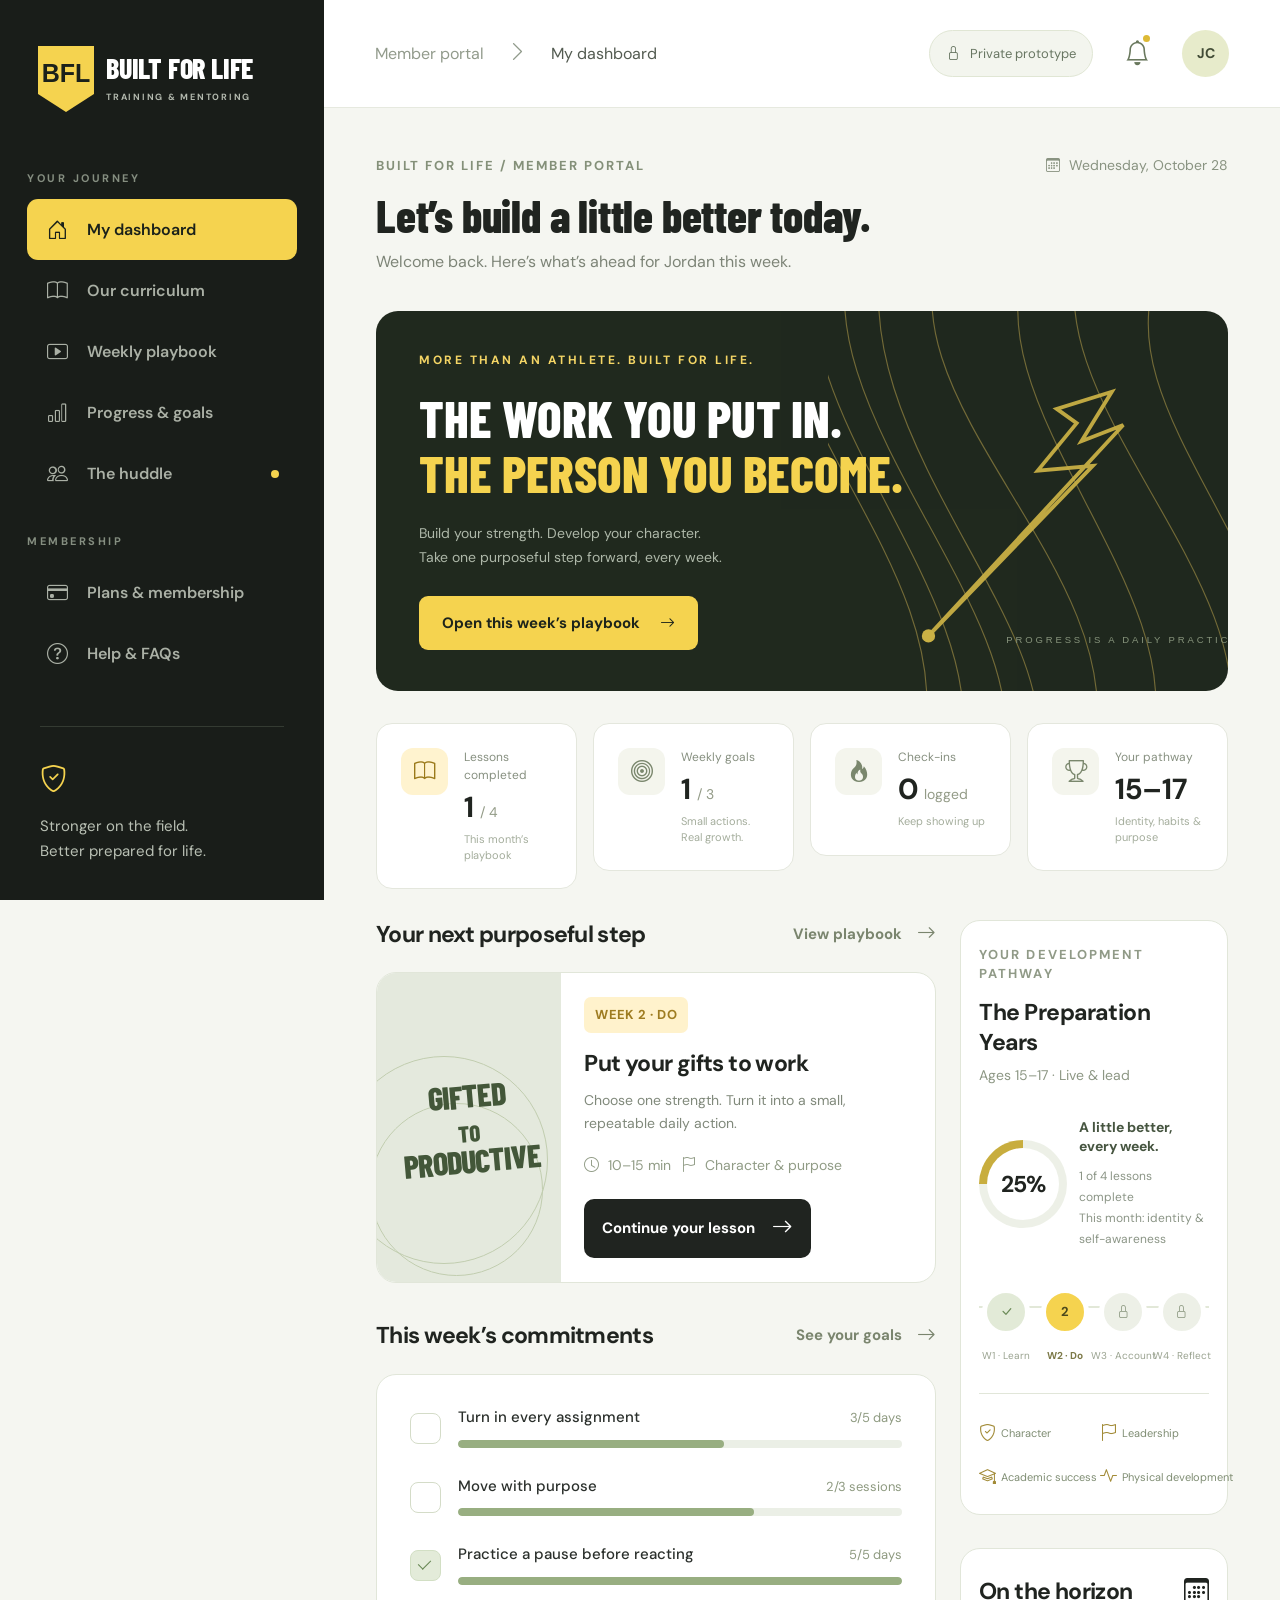
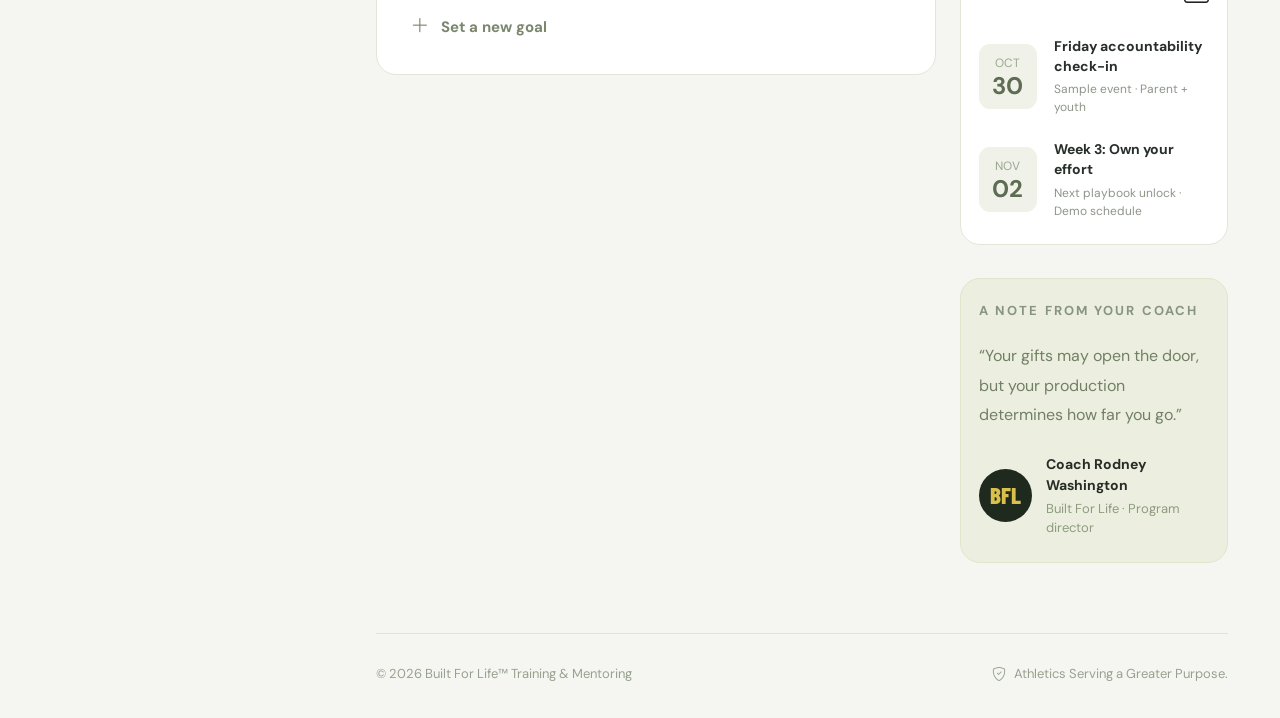
<file: index.html>
<!DOCTYPE html>

<html lang="en">
<head>
<meta charset="utf-8"/>
<meta content="width=device-width, initial-scale=1" name="viewport"/>
<meta content="#191d19" name="theme-color"/>
<title>Built For Life | Member Portal</title>
<!-- Bootstrap 5, Bootstrap Icons, and fonts -->
<link href="https://cdn.jsdelivr.net/npm/bootstrap@5.3.8/dist/css/bootstrap.min.css" rel="stylesheet"/>
<link href="https://cdn.jsdelivr.net/npm/bootstrap-icons@1.11.3/font/bootstrap-icons.min.css" rel="stylesheet"/>
<link href="https://fonts.googleapis.com/css2?family=Barlow+Condensed:wght@600;700;800&amp;family=DM+Sans:wght@400;500;600;700&amp;display=swap" rel="stylesheet"/>
<link href="assets/css/bfl.css" rel="stylesheet"/>
<link rel="icon" href="assets/images/bfl-favicon.ico" sizes="16x16 32x32 48x48 64x64"/>
<link rel="icon" type="image/png" sizes="64x64" href="assets/images/bfl-favicon.png"/>
<link rel="icon" type="image/svg+xml" sizes="any" href="assets/images/bfl-favicon.svg"/>
</head>
<body class="bfl-page bfl-page--dashboard">
<!-- LEFT SIDEBAR: fixed on desktop, slide-in menu on mobile. -->
<aside aria-labelledby="bflSidebarTitle" class="offcanvas-lg offcanvas-start bfl-sidebar" data-bs-theme="dark" id="bflSidebar" tabindex="-1">
<button aria-label="Close menu" class="bfl-mobile-close d-lg-none" data-bs-dismiss="offcanvas" data-bs-target="#bflSidebar" type="button">
<i aria-hidden="true" class="bi bi-x"></i>
</button>
<div class="offcanvas-body">
<a aria-label="Built For Life home" class="bfl-brand" href="index.html">
<!-- Inline logo keeps this example self-contained; replace with your own logo if desired. -->
<svg aria-hidden="true" class="bfl-brand-mark" focusable="false" viewbox="0 0 56 66">
<path d="M0 0H56V48L28 66 0 48Z" fill="#f5d34f"></path>
<text fill="#1b211a" font-family="Impact, 'Arial Narrow', sans-serif" font-size="25" font-weight="900" text-anchor="middle" x="28" y="36">BFL</text>
</svg>
<span>
<span class="bfl-brand-name" id="bflSidebarTitle">BUILT FOR LIFE</span>
<span class="bfl-brand-caption">TRAINING &amp; MENTORING</span>
</span>
</a>
<nav aria-label="Member portal navigation" class="bfl-sidebar-nav">
<div class="bfl-sidebar-group">
<h2 class="bfl-sidebar-heading">Your journey</h2>
<ul class="bfl-nav-list">
<li><a aria-current="page" class="bfl-nav-link active" data-page="My dashboard" href="index.html"><i aria-hidden="true" class="bi bi-house-door"></i><span>My dashboard</span></a></li>
<li><a class="bfl-nav-link" data-page="Our curriculum" href="pages/curriculum.html"><i aria-hidden="true" class="bi bi-book"></i><span>Our curriculum</span></a></li>
<li><a class="bfl-nav-link" data-page="Weekly playbook" href="pages/weekly-playbook.html"><i aria-hidden="true" class="bi bi-play-btn"></i><span>Weekly playbook</span></a></li>
<li><a class="bfl-nav-link" data-page="Progress &amp; goals" href="pages/progress-goals.html"><i aria-hidden="true" class="bi bi-bar-chart"></i><span>Progress &amp; goals</span></a></li>
<li><a class="bfl-nav-link" data-page="The huddle" href="pages/huddle.html"><i aria-hidden="true" class="bi bi-people"></i><span>The huddle</span><span aria-label="New activity" class="bfl-unread"></span></a></li>
</ul>
</div>
<div class="bfl-sidebar-group">
<h2 class="bfl-sidebar-heading">Membership</h2>
<ul class="bfl-nav-list">
<li><a class="bfl-nav-link" data-page="Plans &amp; membership" href="pages/plans-membership.html"><i aria-hidden="true" class="bi bi-credit-card"></i><span>Plans &amp; membership</span></a></li>
<li><a class="bfl-nav-link" data-page="Help &amp; FAQs" href="pages/help-faqs.html"><i aria-hidden="true" class="bi bi-question-circle"></i><span>Help &amp; FAQs</span></a></li>
</ul>
</div>
</nav>
<div class="bfl-sidebar-footer d-none d-lg-block">
<i aria-hidden="true" class="bi bi-shield-check"></i>
<p>Stronger on the field.<br/>Better prepared for life.</p>
</div>
</div>
</aside>
<div class="bfl-main">
<!-- TOP NAVIGATION -->
<header class="bfl-topbar">
<!-- Desktop breadcrumb -->
<div aria-label="Breadcrumb" class="bfl-breadcrumb d-none d-lg-flex">
<a href="index.html">Member portal</a>
<i aria-hidden="true" class="bi bi-chevron-right"></i>
<span class="js-page-name">My dashboard</span>
</div>
<!-- Mobile hamburger + current page -->
<div class="d-flex d-lg-none align-items-center gap-4">
<button aria-controls="bflSidebar" aria-label="Open menu" class="bfl-menu-button" data-bs-target="#bflSidebar" data-bs-toggle="offcanvas" type="button">
<i aria-hidden="true" class="bi bi-list"></i>
</button>
<span class="bfl-current-page js-page-name">My dashboard</span>
</div>
<div class="bfl-top-actions">
<span class="bfl-private"><i aria-hidden="true" class="bi bi-lock"></i>Private prototype</span>
<button aria-label="Notifications" class="bfl-icon-button" data-bs-toggle="modal" data-bs-target="#bflNotificationsModal" aria-haspopup="dialog" type="button">
<i aria-hidden="true" class="bi bi-bell"></i><span class="bfl-notice-dot"></span>
</button>
<!-- Avatar shown in desktop screenshot, hidden on mobile -->
<div class="d-none d-lg-block">
<a aria-label="My account" class="bfl-avatar" href="pages/account.html">JC</a>
</div>
</div>
</header>
<!-- DEMO PAGE CONTENT: remove this <main> and insert your existing page content. -->
<main class="bfl-content" id="mainContent">
<div class="d-flex justify-content-between align-items-center gap-3">
<div class="bfl-eyebrow">Built for life / Member portal</div>
<div class="bfl-date d-none d-lg-block"><i aria-hidden="true" class="bi bi-calendar3"></i>Wednesday, October 28</div>
</div>
<h1 class="bfl-page-heading">Let’s build a little better today.</h1>
<p class="bfl-welcome">Welcome back. Here’s what’s ahead for Jordan this week.</p>
<section aria-label="Your weekly playbook" class="bfl-hero">
<!-- Decorative arrow and curved lines reminiscent of the supplied screenshot -->
<svg aria-hidden="true" class="bfl-hero-graphic" preserveaspectratio="xMidYMid slice" viewbox="0 0 520 400">
<g fill="none" opacity=".65" stroke="#c0a750" stroke-width="1.2">
<path d="M18 -70C-60 80 185 260 150 450"></path><path d="M50 -85C-30 75 215 285 190 455"></path>
<path d="M83 -90C0 80 255 300 235 455"></path><path d="M115 -95C45 110 285 310 270 455"></path>
<path d="M180 -90C80 80 365 260 330 455"></path><path d="M265 -70C185 85 430 285 390 450"></path>
<path d="M320 -80C250 85 510 275 470 450"></path><path d="M400 -50C330 100 550 260 520 430"></path>
</g>
<path d="M155 342L360 120 316 137 348 85 290 103 311 118 270 168 328 163Z" fill="none" opacity=".94" stroke="#f5d34f" stroke-linejoin="miter" stroke-width="4"></path>
<circle cx="155" cy="342" fill="#f5d34f" r="7"></circle>
<text fill="#a1af94" font-family="Arial,sans-serif" font-size="10" letter-spacing="3" x="237" y="349">PROGRESS IS A DAILY PRACTICE</text>
</svg>
<div class="bfl-hero-copy">
<div class="bfl-hero-overline">MORE THAN AN ATHLETE. BUILT FOR LIFE.</div>
<h2>THE WORK YOU PUT IN.<span>THE PERSON YOU BECOME.</span></h2>
<p>Build your strength. Develop your character.<br/>Take one purposeful step forward, every week.</p>
<a class="bfl-hero-cta" href="pages/weekly-playbook.html">Open this week’s playbook <i aria-hidden="true" class="bi bi-arrow-right"></i></a>
</div>
</section>
<section aria-label="Program summary" class="row g-3 mt-3">
<div class="col-sm-6 col-xl-3"><div class="bfl-stat-card"><div class="bfl-stat-icon highlight"><i class="bi bi-book"></i></div><div><div class="bfl-stat-label">Lessons completed</div><div class="bfl-stat-value">1 <small>/ 4</small></div><div class="bfl-stat-note">This month’s playbook</div></div></div></div>
<div class="col-sm-6 col-xl-3"><div class="bfl-stat-card"><div class="bfl-stat-icon"><i class="bi bi-bullseye"></i></div><div><div class="bfl-stat-label">Weekly goals</div><div class="bfl-stat-value">1 <small>/ 3</small></div><div class="bfl-stat-note">Small actions. Real growth.</div></div></div></div>
<div class="col-sm-6 col-xl-3"><div class="bfl-stat-card"><div class="bfl-stat-icon"><i class="bi bi-fire"></i></div><div><div class="bfl-stat-label">Check-ins</div><div class="bfl-stat-value">0 <small>logged</small></div><div class="bfl-stat-note">Keep showing up</div></div></div></div>
<div class="col-sm-6 col-xl-3"><div class="bfl-stat-card"><div class="bfl-stat-icon"><i class="bi bi-trophy"></i></div><div><div class="bfl-stat-label">Your pathway</div><div class="bfl-stat-value">15–17</div><div class="bfl-stat-note">Identity, habits &amp; purpose</div></div></div></div>
</section>
<!-- EXTRA DASHBOARD CONTENT: directly beneath the four summary cards. -->
<section aria-label="Your mentoring activity" class="bfl-dashboard-detail">
<div class="row g-4">
<div class="col-12 col-xl-8">
<!-- Upcoming weekly lesson -->
<section aria-labelledby="nextStepHeading">
<div class="bfl-section-head">
<h2 id="nextStepHeading">Your next purposeful step</h2>
<a class="bfl-section-link" href="pages/weekly-playbook.html">View playbook <i aria-hidden="true" class="bi bi-arrow-right"></i></a>
</div>
<article class="bfl-panel bfl-lesson-card">
<div aria-label="Gifted to Productive illustrated lesson graphic" class="bfl-lesson-art" role="img">
<div aria-hidden="true" class="bfl-art-words">
<span class="word-large">GIFTED</span>
<span class="word-small">TO</span>
<span class="word-large">PRODUCTIVE</span>
</div>
</div>
<div class="bfl-lesson-body">
<span class="bfl-week-label">WEEK 2 · DO</span>
<h3 class="bfl-lesson-title">Put your gifts to work</h3>
<p class="bfl-lesson-description">Choose one strength. Turn it into a small, repeatable daily action.</p>
<div class="bfl-lesson-meta">
<span><i aria-hidden="true" class="bi bi-clock"></i> 10–15 min</span>
<span><i aria-hidden="true" class="bi bi-flag"></i> Character &amp; purpose</span>
</div>
<a class="bfl-dark-button" href="#bflDashboardLessonModal" role="button" data-bs-toggle="modal" data-bs-target="#bflDashboardLessonModal">Continue your lesson <i aria-hidden="true" class="bi bi-arrow-right"></i></a>
</div>
</article>
</section>
<!-- Weekly commitments -->
<section aria-labelledby="commitmentsHeading" class="bfl-commitment-section">
<div class="bfl-section-head">
<h2 id="commitmentsHeading">This week’s commitments</h2>
<a class="bfl-section-link" href="pages/progress-goals.html">See your goals <i aria-hidden="true" class="bi bi-arrow-right"></i></a>
</div>
<div class="bfl-panel bfl-goals-card">
<div class="bfl-goals-list" id="bflGoalsList">
<div class="bfl-goal-row">
<input aria-label="Mark Turn in every assignment complete" class="bfl-goal-check" id="bflGoal1" type="checkbox"/>
<div class="bfl-goal-info">
<div class="bfl-goal-heading"><label class="bfl-goal-name" for="bflGoal1">Turn in every assignment</label><span class="bfl-goal-count">3/5 days</span></div>
<div aria-label="Turn in every assignment progress" aria-valuemax="5" aria-valuemin="0" aria-valuenow="3" class="bfl-goal-track" role="progressbar"><div class="bfl-goal-fill bfl-goal-fill--60"></div></div>
</div>
</div>
<div class="bfl-goal-row">
<input aria-label="Mark Move with purpose complete" class="bfl-goal-check" id="bflGoal2" type="checkbox"/>
<div class="bfl-goal-info">
<div class="bfl-goal-heading"><label class="bfl-goal-name" for="bflGoal2">Move with purpose</label><span class="bfl-goal-count">2/3 sessions</span></div>
<div aria-label="Move with purpose progress" aria-valuemax="3" aria-valuemin="0" aria-valuenow="2" class="bfl-goal-track" role="progressbar"><div class="bfl-goal-fill bfl-goal-fill--two-thirds"></div></div>
</div>
</div>
<div class="bfl-goal-row">
<input aria-label="Mark Practice a pause before reacting complete" checked="" class="bfl-goal-check" id="bflGoal3" type="checkbox"/>
<div class="bfl-goal-info">
<div class="bfl-goal-heading"><label class="bfl-goal-name" for="bflGoal3">Practice a pause before reacting</label><span class="bfl-goal-count">5/5 days</span></div>
<div aria-label="Practice a pause before reacting progress" aria-valuemax="5" aria-valuemin="0" aria-valuenow="5" class="bfl-goal-track" role="progressbar"><div class="bfl-goal-fill bfl-goal-fill--full"></div></div>
</div>
</div>
</div>
<button class="bfl-add-goal" data-bs-target="#bflAddGoalModal" data-bs-toggle="modal" type="button"><i aria-hidden="true" class="bi bi-plus-lg"></i> Set a new goal</button>
</div>
</section>
</div>
<div class="col-12 col-xl-4">
<!-- Development pathway -->
<section aria-labelledby="pathwayHeading" class="bfl-panel bfl-pathway-card">
<div class="bfl-card-eyebrow">Your development pathway</div>
<h2 class="bfl-pathway-title" id="pathwayHeading">The Preparation Years</h2>
<div class="bfl-pathway-subtitle">Ages 15–17 · Live &amp; lead</div>
<div class="bfl-pathway-progress">
<div aria-label="Development pathway completion" aria-valuemax="100" aria-valuemin="0" aria-valuenow="25" class="bfl-progress-donut" role="progressbar">
<div class="bfl-progress-donut-inner"><strong>25%</strong></div>
</div>
<div class="bfl-progress-copy">
<strong>A little better, every week.</strong>
<p>1 of 4 lessons complete<br/>This month: identity &amp; self-awareness</p>
</div>
</div>
<div aria-label="Monthly pathway stages" class="bfl-week-timeline">
<div class="bfl-timeline-step"><span class="bfl-week-dot done"><i aria-hidden="true" class="bi bi-check-lg"></i></span><span class="bfl-timeline-label">W1 · Learn</span></div>
<div class="bfl-timeline-step current"><span class="bfl-week-dot current">2</span><span class="bfl-timeline-label">W2 · Do</span></div>
<div class="bfl-timeline-step"><span class="bfl-week-dot"><i aria-hidden="true" class="bi bi-lock"></i></span><span class="bfl-timeline-label">W3 · Account</span></div>
<div class="bfl-timeline-step"><span class="bfl-week-dot"><i aria-hidden="true" class="bi bi-lock"></i></span><span class="bfl-timeline-label">W4 · Reflect</span></div>
</div>
<div aria-label="Development areas" class="bfl-pathway-areas">
<div class="bfl-pathway-area"><i aria-hidden="true" class="bi bi-shield-check"></i>Character</div>
<div class="bfl-pathway-area"><i aria-hidden="true" class="bi bi-flag"></i>Leadership</div>
<div class="bfl-pathway-area"><i aria-hidden="true" class="bi bi-mortarboard"></i>Academic success</div>
<div class="bfl-pathway-area"><i aria-hidden="true" class="bi bi-activity"></i>Physical development</div>
</div>
</section>
<!-- Upcoming events -->
<section aria-labelledby="horizonHeading" class="bfl-panel bfl-horizon-card">
<div class="bfl-horizon-head"><h2 id="horizonHeading">On the horizon</h2><i aria-hidden="true" class="bi bi-calendar3"></i></div>
<div class="bfl-event-list">
<div class="bfl-event">
<div class="bfl-event-date"><span class="bfl-event-month">OCT</span><span class="bfl-event-day">30</span></div>
<div><div class="bfl-event-name">Friday accountability check-in</div><div class="bfl-event-note">Sample event · Parent + youth</div></div>
</div>
<div class="bfl-event">
<div class="bfl-event-date"><span class="bfl-event-month">NOV</span><span class="bfl-event-day">02</span></div>
<div><div class="bfl-event-name">Week 3: Own your effort</div><div class="bfl-event-note">Next playbook unlock · Demo schedule</div></div>
</div>
</div>
</section>
<!-- A note from your coach -->
<section aria-labelledby="coachNoteHeading" class="bfl-coach-card">
<h2 class="bfl-coach-eyebrow" id="coachNoteHeading">A note from your coach</h2>
<blockquote class="bfl-coach-quote">“Your gifts may open the door, but your production determines how far you go.”</blockquote>
<div class="bfl-coach-byline">
<div aria-hidden="true" class="bfl-coach-mark">BFL</div>
<div>
<p class="bfl-coach-name">Coach Rodney Washington</p>
<p class="bfl-coach-role">Built For Life · Program director</p>
</div>
</div>
</section>
</div>
</div>
</section>
</main>
<!-- Shared footer: retain on every BFL portal page -->
<footer class="bfl-page-footer" role="contentinfo">
<p>© 2026 Built For Life™ Training &amp; Mentoring</p>
<p class="bfl-page-footer-tagline"><i aria-hidden="true" class="bi bi-shield-check"></i> Athletics Serving a Greater Purpose.</p>
</footer>
</div>
<!-- Working prototype modal for the "Set a new goal" control; not connected to a database yet. -->
<div class="modal fade bfl-goal-dialog" id="bflAddGoalModal" tabindex="-1" aria-labelledby="bflAddGoalTitle" aria-hidden="true">
<div class="modal-dialog modal-dialog-centered"><form class="modal-content" id="bflAddGoalForm">
<header class="bfl-goal-dialog-header"><p>Goal &amp; accountability</p><h2 id="bflAddGoalTitle">Start with one small action.</h2><button type="button" class="bfl-goal-dialog-close" data-bs-dismiss="modal" aria-label="Close"><i class="bi bi-x-lg" aria-hidden="true"></i></button></header>
<div class="bfl-goal-dialog-body">
<label for="bflNewGoalName">What will you work on?</label><input id="bflNewGoalName" class="form-control" maxlength="70" placeholder="Example: Read for 15 minutes" required/>
<label for="bflNewGoalCategory">Development pillar</label><select id="bflNewGoalCategory" class="form-select"><option>Character</option><option>Academic success</option><option>Physical development</option><option>Leadership</option></select>
<div class="row gx-4"><div class="col-sm-6"><label for="bflNewGoalTarget">Weekly target (1–20)</label><input id="bflNewGoalTarget" class="form-control" type="number" min="1" max="20" step="1" value="5" required/></div><div class="col-sm-6"><label for="bflNewGoalUnit">Measure in</label><select id="bflNewGoalUnit" class="form-select"><option>days</option><option>times</option><option>sessions</option><option>minutes</option></select></div></div>

<button type="submit" class="bfl-goal-dialog-save">Save goal <i class="bi bi-check-lg" aria-hidden="true"></i></button>
</div></form></div></div>
<div class="modal fade bfl-dashboard-lesson" id="bflDashboardLessonModal" tabindex="-1" aria-labelledby="bflDashboardLessonTitle" aria-hidden="true">
  <div class="modal-dialog modal-dialog-centered">
    <div class="modal-content">
      <header class="bfl-dashboard-lesson-header">
        <p class="bfl-dashboard-lesson-eyebrow">Week 2 · Do · 10 min</p>
        <h2 id="bflDashboardLessonTitle">Put your gifts to work</h2>
        <button class="bfl-dashboard-lesson-close" type="button" data-bs-dismiss="modal" aria-label="Close lesson"><i class="bi bi-x-lg" aria-hidden="true"></i></button>
      </header>
      <div class="bfl-dashboard-lesson-body">
        <span class="bfl-dashboard-lesson-pathway">The foundation years · Ages 6–8</span>
        <p>Choose one strength. Turn it into a small, repeatable daily action.</p>
        <h3>Your challenge</h3>
        <p>Choose one gift and put it to work. Keep the action small enough to repeat at home, at school, or with your team. Record your effort in your weekly goals.</p>
        <aside class="bfl-dashboard-lesson-next">
          <h4>Understand: your next step</h4>
          <p>Name one thing you do well and one thing you want to practice.</p>
        </aside>
        <h3>Try it in real life</h3>
        <ol>
          <li>Name a specific action you can take.</li>
          <li>Practice it and notice what happens.</li>
          <li>Share one thing you learned with a trusted adult.</li>
        </ol>
        <label for="bflDashboardReflection">Your demo reflection</label>
        <textarea id="bflDashboardReflection" rows="4" placeholder="What will you practice, and why does it matter?"></textarea>
        <p class="bfl-dashboard-lesson-note">Text lesson preview · No video has been uploaded. Use fictional details.</p>
        <p id="bflDashboardLessonStatus" role="status" hidden></p>
        <div class="bfl-dashboard-lesson-actions">
          <button type="button" id="bflDashboardCompleteLesson">Complete lesson <i class="bi bi-check-lg" aria-hidden="true"></i></button>
          <a href="pages/weekly-playbook.html">Back to playbook</a>
        </div>
      </div>
    </div>
  </div>
</div>

<script src="https://cdn.jsdelivr.net/npm/bootstrap@5.3.8/dist/js/bootstrap.bundle.min.js"></script>

<script src="assets/js/pages/dashboard.js" type="module"></script></body>
</html>
</file>
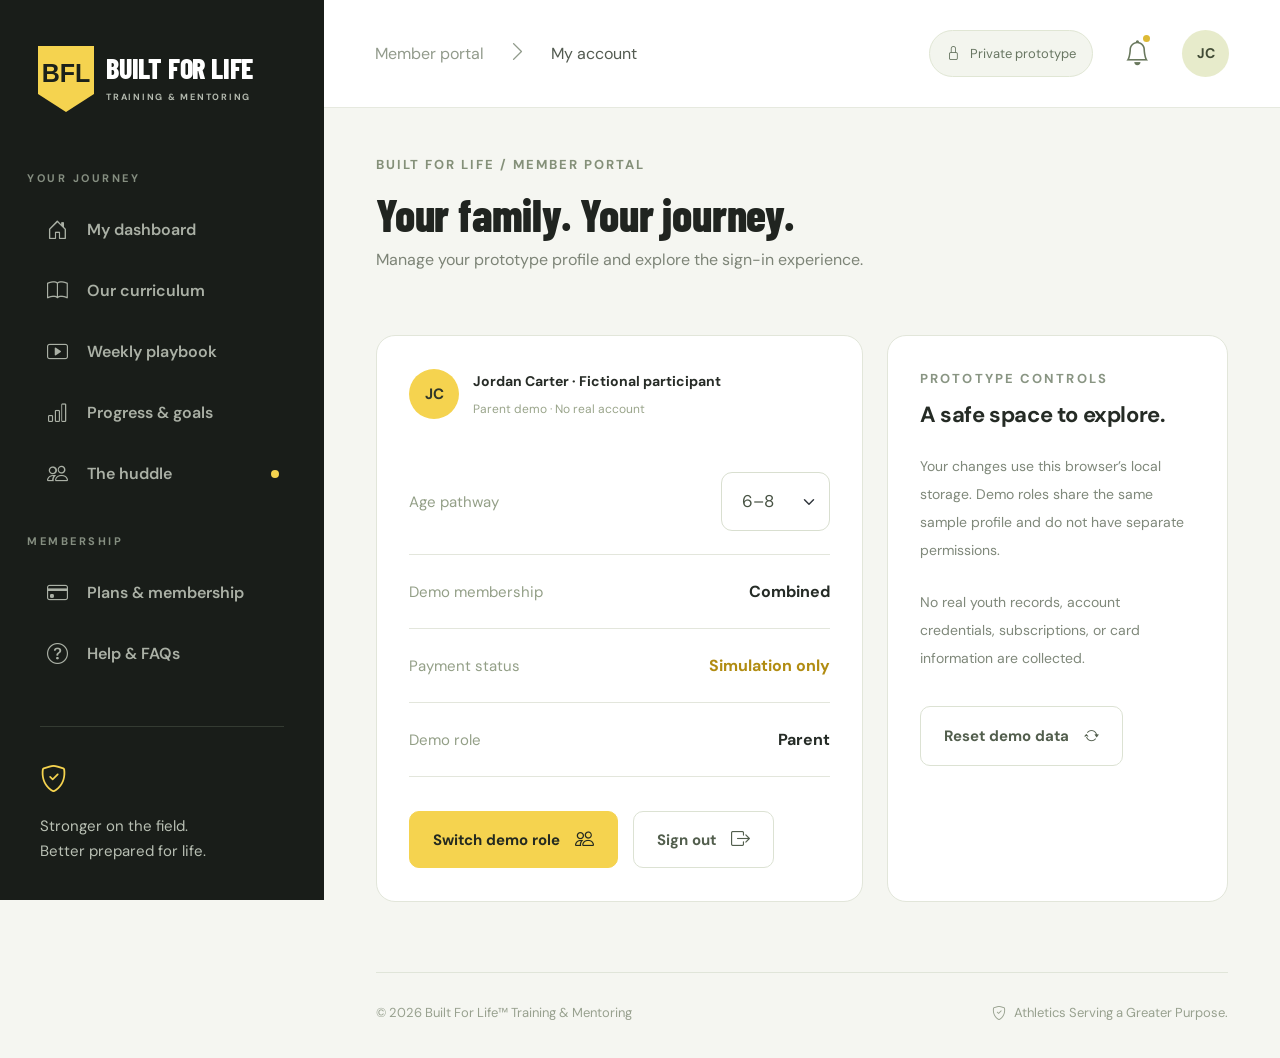
<file: pages/account.html>
<!DOCTYPE html>

<html lang="en">
<head>
<meta charset="utf-8"/>
<meta content="width=device-width, initial-scale=1" name="viewport"/>
<meta content="#191d19" name="theme-color"/>
<title>Built For Life | My account</title>
<!-- Bootstrap 5, Bootstrap Icons, and fonts -->
<link href="https://cdn.jsdelivr.net/npm/bootstrap@5.3.8/dist/css/bootstrap.min.css" rel="stylesheet"/>
<link href="https://cdn.jsdelivr.net/npm/bootstrap-icons@1.11.3/font/bootstrap-icons.min.css" rel="stylesheet"/>
<link href="https://fonts.googleapis.com/css2?family=Barlow+Condensed:wght@600;700;800&amp;family=DM+Sans:wght@400;500;600;700&amp;display=swap" rel="stylesheet"/>
<link href="../assets/css/bfl.css" rel="stylesheet"/>
<link rel="icon" href="../assets/images/bfl-favicon.ico" sizes="16x16 32x32 48x48 64x64"/>
<link rel="icon" type="image/png" sizes="64x64" href="../assets/images/bfl-favicon.png"/>
<link rel="icon" type="image/svg+xml" sizes="any" href="../assets/images/bfl-favicon.svg"/>
</head>
<body class="bfl-page bfl-page--account">
<!-- LEFT SIDEBAR: fixed on desktop, slide-in menu on mobile. -->
<aside aria-labelledby="bflSidebarTitle" class="offcanvas-lg offcanvas-start bfl-sidebar" data-bs-theme="dark" id="bflSidebar" tabindex="-1">
<button aria-label="Close menu" class="bfl-mobile-close d-lg-none" data-bs-dismiss="offcanvas" data-bs-target="#bflSidebar" type="button">
<i aria-hidden="true" class="bi bi-x"></i>
</button>
<div class="offcanvas-body">
<a aria-label="Built For Life home" class="bfl-brand" href="../index.html">
<!-- Inline logo keeps this example self-contained; replace with your own logo if desired. -->
<svg aria-hidden="true" class="bfl-brand-mark" focusable="false" viewbox="0 0 56 66">
<path d="M0 0H56V48L28 66 0 48Z" fill="#f5d34f"></path>
<text fill="#1b211a" font-family="Impact, 'Arial Narrow', sans-serif" font-size="25" font-weight="900" text-anchor="middle" x="28" y="36">BFL</text>
</svg>
<span>
<span class="bfl-brand-name" id="bflSidebarTitle">BUILT FOR LIFE</span>
<span class="bfl-brand-caption">TRAINING &amp; MENTORING</span>
</span>
</a>
<nav aria-label="Member portal navigation" class="bfl-sidebar-nav">
<div class="bfl-sidebar-group">
<h2 class="bfl-sidebar-heading">Your journey</h2>
<ul class="bfl-nav-list">
<li><a class="bfl-nav-link" data-page="My dashboard" href="../index.html"><i aria-hidden="true" class="bi bi-house-door"></i><span>My dashboard</span></a></li>
<li><a class="bfl-nav-link" data-page="Our curriculum" href="curriculum.html"><i aria-hidden="true" class="bi bi-book"></i><span>Our curriculum</span></a></li>
<li><a class="bfl-nav-link" data-page="Weekly playbook" href="weekly-playbook.html"><i aria-hidden="true" class="bi bi-play-btn"></i><span>Weekly playbook</span></a></li>
<li><a class="bfl-nav-link" data-page="Progress &amp; goals" href="progress-goals.html"><i aria-hidden="true" class="bi bi-bar-chart"></i><span>Progress &amp; goals</span></a></li>
<li><a class="bfl-nav-link" data-page="The huddle" href="huddle.html"><i aria-hidden="true" class="bi bi-people"></i><span>The huddle</span><span aria-label="New activity" class="bfl-unread"></span></a></li>
</ul>
</div>
<div class="bfl-sidebar-group">
<h2 class="bfl-sidebar-heading">Membership</h2>
<ul class="bfl-nav-list">
<li><a class="bfl-nav-link" data-page="Plans &amp; membership" href="plans-membership.html"><i aria-hidden="true" class="bi bi-credit-card"></i><span>Plans &amp; membership</span></a></li>
<li><a class="bfl-nav-link" data-page="Help &amp; FAQs" href="help-faqs.html"><i aria-hidden="true" class="bi bi-question-circle"></i><span>Help &amp; FAQs</span></a></li>
</ul>
</div>
</nav>
<div class="bfl-sidebar-footer d-none d-lg-block">
<i aria-hidden="true" class="bi bi-shield-check"></i>
<p>Stronger on the field.<br/>Better prepared for life.</p>
</div>
</div>
</aside>
<div class="bfl-main">
<!-- TOP NAVIGATION -->
<header class="bfl-topbar">
<!-- Desktop breadcrumb -->
<div aria-label="Breadcrumb" class="bfl-breadcrumb d-none d-lg-flex">
<a href="../index.html">Member portal</a>
<i aria-hidden="true" class="bi bi-chevron-right"></i>
<span class="js-page-name">My account</span>
</div>
<!-- Mobile hamburger + current page -->
<div class="d-flex d-lg-none align-items-center gap-4">
<button aria-controls="bflSidebar" aria-label="Open menu" class="bfl-menu-button" data-bs-target="#bflSidebar" data-bs-toggle="offcanvas" type="button">
<i aria-hidden="true" class="bi bi-list"></i>
</button>
<span class="bfl-current-page js-page-name">My account</span>
</div>
<div class="bfl-top-actions">
<span class="bfl-private"><i aria-hidden="true" class="bi bi-lock"></i>Private prototype</span>
<button aria-label="Notifications" class="bfl-icon-button" data-bs-toggle="modal" data-bs-target="#bflNotificationsModal" aria-haspopup="dialog" type="button">
<i aria-hidden="true" class="bi bi-bell"></i><span class="bfl-notice-dot"></span>
</button>
<!-- Avatar shown in desktop screenshot, hidden on mobile -->
<div class="d-none d-lg-block">
<a aria-label="My account" class="bfl-avatar" href="account.html">JC</a>
</div>
</div>
</header>
<!-- DEMO PAGE CONTENT: remove this <main> and insert your existing page content. -->
<main class="bfl-content" id="mainContent">
<div class="bfl-eyebrow">Built For Life / Member Portal</div>
<h1 class="bfl-page-heading">Your family. Your journey.</h1>
<p class="bfl-welcome">Manage your prototype profile and explore the sign-in experience.</p>
<div class="row g-4 bfl-account-grid align-items-stretch">
<div class="col-12 col-xl-7">
<section aria-labelledby="accountDetailsTitle" class="bfl-account-card">
<div class="bfl-account-identity">
<span aria-hidden="true" class="bfl-account-identity-badge">JC</span>
<div>
<h2 class="bfl-account-name" id="accountDetailsTitle">Jordan Carter · Fictional participant</h2>
<p class="bfl-account-identity-note" id="bflDemoIdentityNote">Parent demo · No real account</p>
</div>
</div>
<div class="bfl-account-row">
<label class="bfl-account-label" for="bflAgePathway">Age pathway</label>
<select aria-label="Choose demo age pathway" class="form-select bfl-account-select" id="bflAgePathway">
<option value="6–8">6–8</option>
<option value="9–11">9–11</option>
<option value="12–14">12–14</option>
<option value="15–17">15–17</option>
</select>
</div>
<div class="bfl-account-row">
<span class="bfl-account-label">Demo membership</span>
<span class="bfl-account-value">Combined</span>
</div>
<div class="bfl-account-row">
<span class="bfl-account-label">Payment status</span>
<span class="bfl-account-value gold">Simulation only</span>
</div>
<div class="bfl-account-row">
<span class="bfl-account-label">Demo role</span>
<span class="bfl-account-value" id="bflDemoRole">Parent</span>
</div>
<div class="bfl-account-actions">
<button class="bfl-account-switch" id="bflSwitchRole" type="button">
                Switch demo role <i aria-hidden="true" class="bi bi-people"></i>
</button>
<button class="bfl-account-outline" data-bs-target="#bflSignOutModal" data-bs-toggle="modal" type="button">
                Sign out <i aria-hidden="true" class="bi bi-box-arrow-right"></i>
</button>
</div>
</section>
</div>
<div class="col-12 col-xl-5">
<section aria-labelledby="prototypeControlsTitle" class="bfl-account-card">
<p class="bfl-account-eyebrow">Prototype controls</p>
<h2 class="bfl-account-side-title" id="prototypeControlsTitle">A safe space to explore.</h2>
<p class="bfl-account-side-copy">Your changes use this browser’s local storage. Demo roles share the same sample profile and do not have separate permissions.</p>
<p class="bfl-account-side-copy">No real youth records, account credentials, subscriptions, or card information are collected.</p>
<button class="bfl-account-outline bfl-account-reset" id="bflResetDemoData" type="button">
              Reset demo data <i aria-hidden="true" class="bi bi-arrow-repeat"></i>
</button>
<p aria-live="polite" class="bfl-demo-status" id="bflDemoStatus" role="status"></p>
</section>
</div>
</div>
</main>
<!-- Shared footer: retain on every BFL portal page -->
<footer class="bfl-page-footer" role="contentinfo">
<p>© 2026 Built For Life™ Training &amp; Mentoring</p>
<p class="bfl-page-footer-tagline"><i aria-hidden="true" class="bi bi-shield-check"></i> Athletics Serving a Greater Purpose.</p>
</footer>
</div>
<!-- The prototype has no real authentication session to sign out of. -->
<div aria-hidden="true" aria-labelledby="bflSignOutModalTitle" class="modal fade" id="bflSignOutModal" tabindex="-1">
<div class="modal-dialog modal-dialog-centered">
<div class="modal-content">
<div class="modal-header">
<h2 class="modal-title fs-5" id="bflSignOutModalTitle">Prototype sign-out</h2>
<button aria-label="Close" class="btn-close" data-bs-dismiss="modal" type="button"></button>
</div>
<div class="modal-body">This is a local prototype. No real account session exists yet, so there is nothing to sign out of.</div>
<div class="modal-footer">
<button class="btn btn-dark" data-bs-dismiss="modal" type="button">Got it</button>
</div>
</div>
</div>
</div>
<script src="https://cdn.jsdelivr.net/npm/bootstrap@5.3.8/dist/js/bootstrap.bundle.min.js"></script>

<script src="../assets/js/pages/account.js" type="module"></script></body>
</html>
</file>
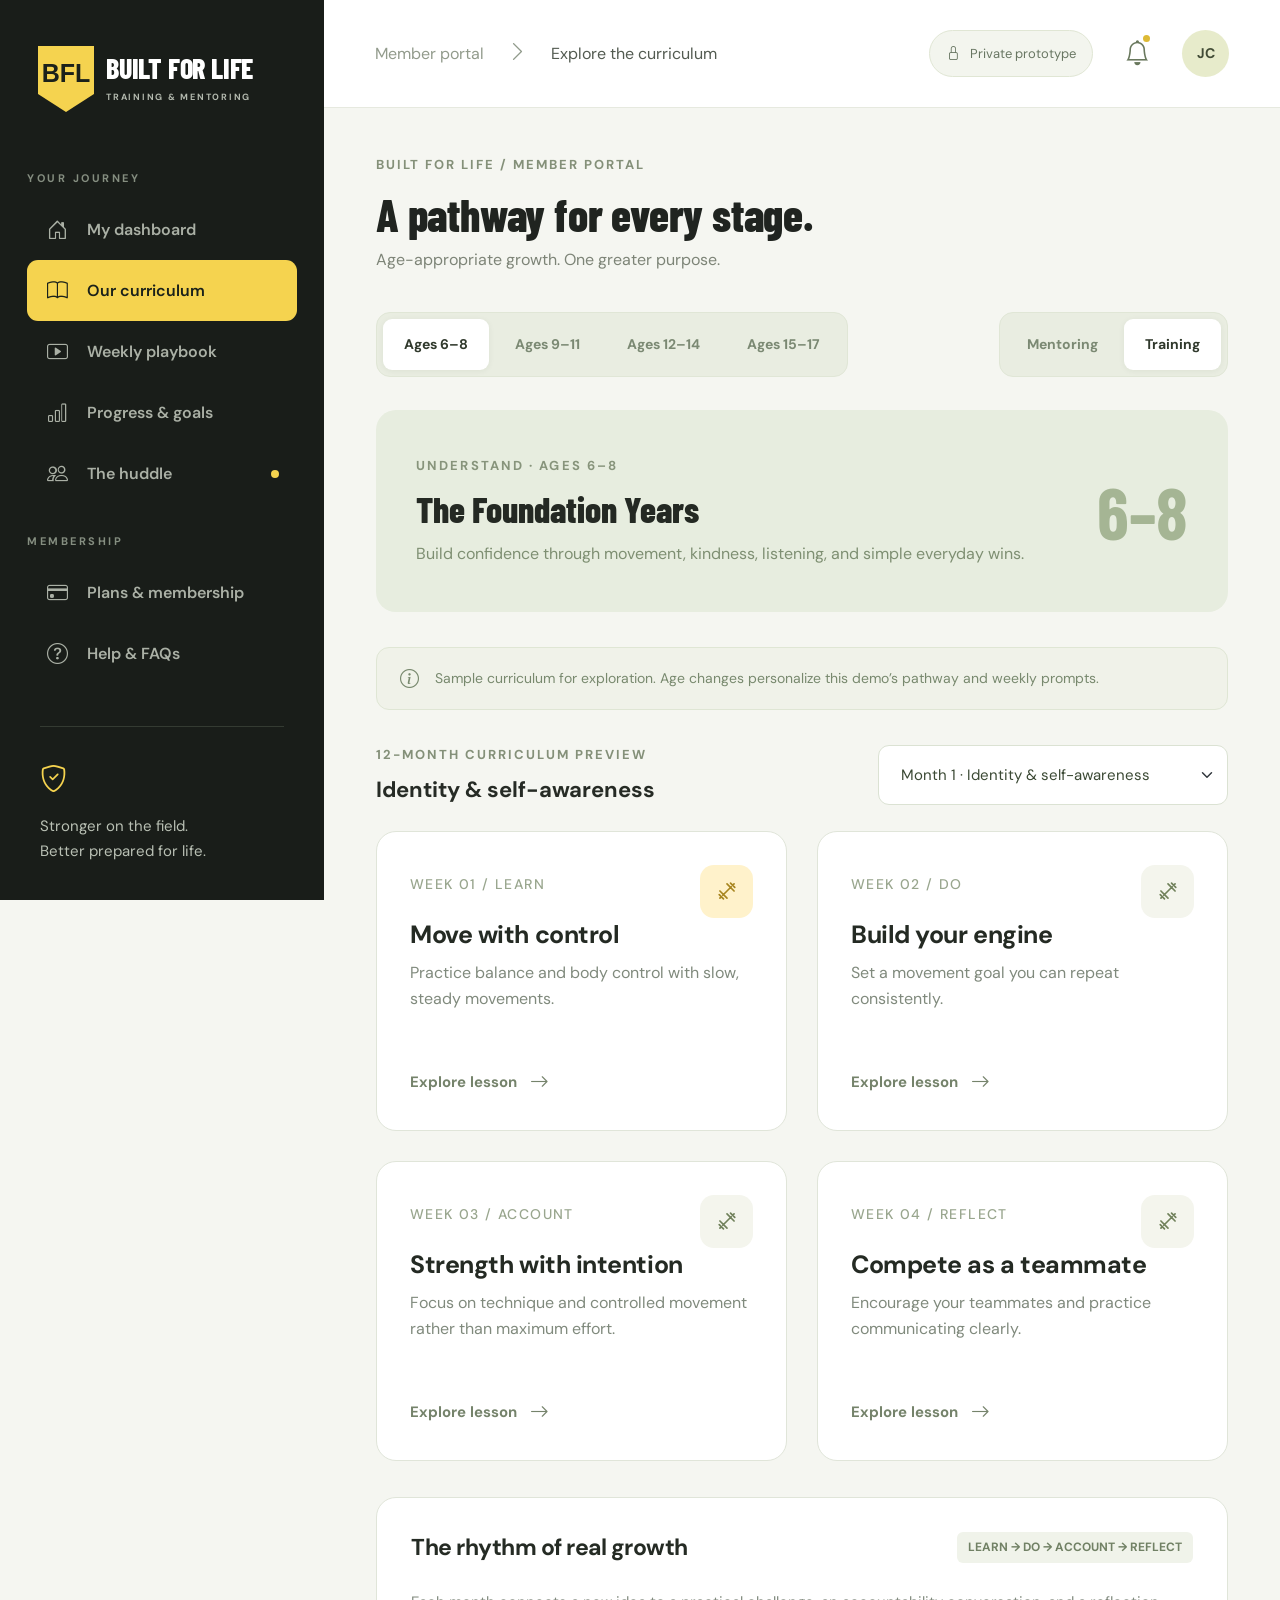
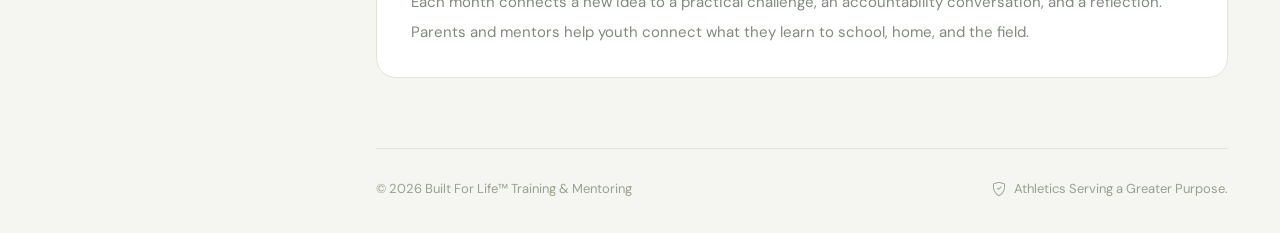
<file: pages/curriculum.html>
<!DOCTYPE html>

<html lang="en">
<head>
<meta charset="utf-8"/>
<meta content="width=device-width, initial-scale=1" name="viewport"/>
<meta content="#191d19" name="theme-color"/>
<title>Built For Life | Our curriculum</title>
<!-- Bootstrap 5, Bootstrap Icons, and fonts -->
<link href="https://cdn.jsdelivr.net/npm/bootstrap@5.3.8/dist/css/bootstrap.min.css" rel="stylesheet"/>
<link href="https://cdn.jsdelivr.net/npm/bootstrap-icons@1.11.3/font/bootstrap-icons.min.css" rel="stylesheet"/>
<link href="https://fonts.googleapis.com/css2?family=Barlow+Condensed:wght@600;700;800&amp;family=DM+Sans:wght@400;500;600;700&amp;display=swap" rel="stylesheet"/>
<link href="../assets/css/bfl.css" rel="stylesheet"/>
<link rel="icon" href="../assets/images/bfl-favicon.ico" sizes="16x16 32x32 48x48 64x64"/>
<link rel="icon" type="image/png" sizes="64x64" href="../assets/images/bfl-favicon.png"/>
<link rel="icon" type="image/svg+xml" sizes="any" href="../assets/images/bfl-favicon.svg"/>
</head>
<body class="bfl-page bfl-page--curriculum">
<!-- LEFT SIDEBAR: fixed on desktop, slide-in menu on mobile. -->
<aside aria-labelledby="bflSidebarTitle" class="offcanvas-lg offcanvas-start bfl-sidebar" data-bs-theme="dark" id="bflSidebar" tabindex="-1">
<button aria-label="Close menu" class="bfl-mobile-close d-lg-none" data-bs-dismiss="offcanvas" data-bs-target="#bflSidebar" type="button">
<i aria-hidden="true" class="bi bi-x"></i>
</button>
<div class="offcanvas-body">
<a aria-label="Built For Life home" class="bfl-brand" href="../index.html">
<!-- Inline logo keeps this example self-contained; replace with your own logo if desired. -->
<svg aria-hidden="true" class="bfl-brand-mark" focusable="false" viewbox="0 0 56 66">
<path d="M0 0H56V48L28 66 0 48Z" fill="#f5d34f"></path>
<text fill="#1b211a" font-family="Impact, 'Arial Narrow', sans-serif" font-size="25" font-weight="900" text-anchor="middle" x="28" y="36">BFL</text>
</svg>
<span>
<span class="bfl-brand-name" id="bflSidebarTitle">BUILT FOR LIFE</span>
<span class="bfl-brand-caption">TRAINING &amp; MENTORING</span>
</span>
</a>
<nav aria-label="Member portal navigation" class="bfl-sidebar-nav">
<div class="bfl-sidebar-group">
<h2 class="bfl-sidebar-heading">Your journey</h2>
<ul class="bfl-nav-list">
<li><a class="bfl-nav-link" data-page="My dashboard" href="../index.html"><i aria-hidden="true" class="bi bi-house-door"></i><span>My dashboard</span></a></li>
<li><a aria-current="page" class="bfl-nav-link active" data-page="Our curriculum" href="curriculum.html"><i aria-hidden="true" class="bi bi-book"></i><span>Our curriculum</span></a></li>
<li><a class="bfl-nav-link" data-page="Weekly playbook" href="weekly-playbook.html"><i aria-hidden="true" class="bi bi-play-btn"></i><span>Weekly playbook</span></a></li>
<li><a class="bfl-nav-link" data-page="Progress &amp; goals" href="progress-goals.html"><i aria-hidden="true" class="bi bi-bar-chart"></i><span>Progress &amp; goals</span></a></li>
<li><a class="bfl-nav-link" data-page="The huddle" href="huddle.html"><i aria-hidden="true" class="bi bi-people"></i><span>The huddle</span><span aria-label="New activity" class="bfl-unread"></span></a></li>
</ul>
</div>
<div class="bfl-sidebar-group">
<h2 class="bfl-sidebar-heading">Membership</h2>
<ul class="bfl-nav-list">
<li><a class="bfl-nav-link" data-page="Plans &amp; membership" href="plans-membership.html"><i aria-hidden="true" class="bi bi-credit-card"></i><span>Plans &amp; membership</span></a></li>
<li><a class="bfl-nav-link" data-page="Help &amp; FAQs" href="help-faqs.html"><i aria-hidden="true" class="bi bi-question-circle"></i><span>Help &amp; FAQs</span></a></li>
</ul>
</div>
</nav>
<div class="bfl-sidebar-footer d-none d-lg-block">
<i aria-hidden="true" class="bi bi-shield-check"></i>
<p>Stronger on the field.<br/>Better prepared for life.</p>
</div>
</div>
</aside>
<div class="bfl-main">
<!-- TOP NAVIGATION -->
<header class="bfl-topbar">
<!-- Desktop breadcrumb -->
<div aria-label="Breadcrumb" class="bfl-breadcrumb d-none d-lg-flex">
<a href="../index.html">Member portal</a>
<i aria-hidden="true" class="bi bi-chevron-right"></i>
<span class="js-page-name">Explore the curriculum</span>
</div>
<!-- Mobile hamburger + current page -->
<div class="d-flex d-lg-none align-items-center gap-4">
<button aria-controls="bflSidebar" aria-label="Open menu" class="bfl-menu-button" data-bs-target="#bflSidebar" data-bs-toggle="offcanvas" type="button">
<i aria-hidden="true" class="bi bi-list"></i>
</button>
<span class="bfl-current-page js-page-name">Explore the curriculum</span>
</div>
<div class="bfl-top-actions">
<span class="bfl-private"><i aria-hidden="true" class="bi bi-lock"></i>Private prototype</span>
<button aria-label="Notifications" class="bfl-icon-button" data-bs-toggle="modal" data-bs-target="#bflNotificationsModal" aria-haspopup="dialog" type="button">
<i aria-hidden="true" class="bi bi-bell"></i><span class="bfl-notice-dot"></span>
</button>
<!-- Avatar shown in desktop screenshot, hidden on mobile -->
<div class="d-none d-lg-block">
<a aria-label="My account" class="bfl-avatar" href="account.html">JC</a>
</div>
</div>
</header>
<!-- OUR CURRICULUM: all navigation and footer elements stay shared. -->
<main class="bfl-content" id="mainContent">
<div class="bfl-eyebrow">Built For Life / Member Portal</div>
<h1 class="bfl-page-heading">A pathway for every stage.</h1>
<p class="bfl-welcome">Age-appropriate growth. One greater purpose.</p>
<section aria-label="Explore curriculum filters" class="bfl-curriculum-filters">
<div class="bfl-curriculum-age-scroll">
<div aria-label="Choose age pathway" class="bfl-curriculum-tabs" role="group">
<button aria-pressed="true" class="bfl-curriculum-tab" data-age="6–8" type="button">Ages 6–8</button>
<button aria-pressed="false" class="bfl-curriculum-tab" data-age="9–11" type="button">Ages 9–11</button>
<button aria-pressed="false" class="bfl-curriculum-tab" data-age="12–14" type="button">Ages 12–14</button>
<button aria-pressed="false" class="bfl-curriculum-tab" data-age="15–17" type="button">Ages 15–17</button>
</div>
</div>
<div aria-label="Choose curriculum type" class="bfl-curriculum-tabs" role="group">
<button aria-pressed="false" class="bfl-curriculum-tab" data-track="Mentoring" type="button">Mentoring</button>
<button aria-pressed="true" class="bfl-curriculum-tab" data-track="Training" type="button">Training</button>
</div>
</section>
<section aria-labelledby="bflCurriculumBannerTitle" class="bfl-curriculum-banner">
<div>
<p class="bfl-curriculum-banner-overline" id="bflCurriculumOverline">Understand · Ages 6–8</p>
<h2 id="bflCurriculumBannerTitle">The Foundation Years</h2>
<p id="bflCurriculumBannerDescription">Build confidence through movement, kindness, listening, and simple everyday wins.</p>
</div>
<span aria-hidden="true" class="bfl-curriculum-banner-age" id="bflCurriculumBannerAge">6–8</span>
</section>
<aside aria-label="Prototype information" class="bfl-curriculum-notice">
<i aria-hidden="true" class="bi bi-info-circle"></i>
<span>Sample curriculum for exploration. Age changes personalize this demo’s pathway and weekly prompts.</span>
</aside>
<section aria-labelledby="bflCurriculumMonthHeading" class="bfl-curriculum-preview">
<div class="bfl-curriculum-preview-head">
<div>
<div class="bfl-eyebrow">12-month curriculum preview</div>
<h2 class="bfl-curriculum-section-title" id="bflCurriculumMonthHeading">Identity &amp; self-awareness</h2>
</div>
<label class="visually-hidden" for="bflCurriculumMonth">Select a month</label>
<select class="form-select bfl-curriculum-month-select" id="bflCurriculumMonth">
<option value="0">Month 1 · Identity &amp; self-awareness</option>
<option value="1">Month 2 · Habits &amp; discipline</option>
<option value="2">Month 3 · Respect &amp; character</option>
<option value="3">Month 4 · Communication</option>
<option value="4">Month 5 · Relationships &amp; teamwork</option>
<option value="5">Month 6 · Leadership</option>
<option value="6">Month 7 · Decision-making</option>
<option value="7">Month 8 · Resilience</option>
<option value="8">Month 9 · Responsibility</option>
<option value="9">Month 10 · Goal setting</option>
<option value="10">Month 11 · Service &amp; impact</option>
<option value="11">Month 12 · Purpose &amp; preparation</option>
</select>
</div>
<div class="bfl-curriculum-body" id="bflCurriculumWeeks">
<article class="bfl-curriculum-card bfl-curriculum-week-card" data-week-card="0">
<div class="bfl-curriculum-week-top">
<span class="bfl-curriculum-week-label" data-week-label="">WEEK 01 / LEARN</span>
<span class="bfl-curriculum-week-icon is-highlight"><svg viewBox="0 0 24 24" width="24" height="24" fill="none" stroke="currentColor" stroke-width="1.7" stroke-linecap="round" aria-hidden="true"><g transform="rotate(-45 12 12)"><path d="M6 12h12M4 9v6M7 7v10M17 7v10M20 9v6M2 12h2M20 12h2"/></g></svg></span>
</div>
<h3 class="bfl-curriculum-week-title" data-week-title="">Move with control</h3>
<p class="bfl-curriculum-week-description" data-week-description="">Practice balance and body control with slow, steady movements.</p>
<button class="bfl-curriculum-week-link" data-explore-week="0" type="button">Explore lesson <i aria-hidden="true" class="bi bi-arrow-right"></i></button>
</article>
<article class="bfl-curriculum-card bfl-curriculum-week-card" data-week-card="1">
<div class="bfl-curriculum-week-top">
<span class="bfl-curriculum-week-label" data-week-label="">WEEK 02 / DO</span>
<span class="bfl-curriculum-week-icon"><svg viewBox="0 0 24 24" width="24" height="24" fill="none" stroke="currentColor" stroke-width="1.7" stroke-linecap="round" aria-hidden="true"><g transform="rotate(-45 12 12)"><path d="M6 12h12M4 9v6M7 7v10M17 7v10M20 9v6M2 12h2M20 12h2"/></g></svg></span>
</div>
<h3 class="bfl-curriculum-week-title" data-week-title="">Build your engine</h3>
<p class="bfl-curriculum-week-description" data-week-description="">Set a movement goal you can repeat consistently.</p>
<button class="bfl-curriculum-week-link" data-explore-week="1" type="button">Explore lesson <i aria-hidden="true" class="bi bi-arrow-right"></i></button>
</article>
<article class="bfl-curriculum-card bfl-curriculum-week-card" data-week-card="2">
<div class="bfl-curriculum-week-top">
<span class="bfl-curriculum-week-label" data-week-label="">WEEK 03 / ACCOUNT</span>
<span class="bfl-curriculum-week-icon"><svg viewBox="0 0 24 24" width="24" height="24" fill="none" stroke="currentColor" stroke-width="1.7" stroke-linecap="round" aria-hidden="true"><g transform="rotate(-45 12 12)"><path d="M6 12h12M4 9v6M7 7v10M17 7v10M20 9v6M2 12h2M20 12h2"/></g></svg></span>
</div>
<h3 class="bfl-curriculum-week-title" data-week-title="">Strength with intention</h3>
<p class="bfl-curriculum-week-description" data-week-description="">Focus on technique and controlled movement rather than maximum effort.</p>
<button class="bfl-curriculum-week-link" data-explore-week="2" type="button">Explore lesson <i aria-hidden="true" class="bi bi-arrow-right"></i></button>
</article>
<article class="bfl-curriculum-card bfl-curriculum-week-card" data-week-card="3">
<div class="bfl-curriculum-week-top">
<span class="bfl-curriculum-week-label" data-week-label="">WEEK 04 / REFLECT</span>
<span class="bfl-curriculum-week-icon"><svg viewBox="0 0 24 24" width="24" height="24" fill="none" stroke="currentColor" stroke-width="1.7" stroke-linecap="round" aria-hidden="true"><g transform="rotate(-45 12 12)"><path d="M6 12h12M4 9v6M7 7v10M17 7v10M20 9v6M2 12h2M20 12h2"/></g></svg></span>
</div>
<h3 class="bfl-curriculum-week-title" data-week-title="">Compete as a teammate</h3>
<p class="bfl-curriculum-week-description" data-week-description="">Encourage your teammates and practice communicating clearly.</p>
<button class="bfl-curriculum-week-link" data-explore-week="3" type="button">Explore lesson <i aria-hidden="true" class="bi bi-arrow-right"></i></button>
</article>
</div>
</section>
<section aria-labelledby="bflCurriculumRhythmTitle" class="bfl-curriculum-rhythm bfl-curriculum-card">
<div class="bfl-curriculum-rhythm-top">
<h2 id="bflCurriculumRhythmTitle">The rhythm of real growth</h2>
<span class="bfl-curriculum-rhythm-badge">Learn <span aria-hidden="true">→</span> Do <span aria-hidden="true">→</span> Account <span aria-hidden="true">→</span> Reflect</span>
</div>
<p>Each month connects a new idea to a practical challenge, an accountability conversation, and a reflection. Parents and mentors help youth connect what they learn to school, home, and the field.</p>
</section>
<!-- Prototype lesson details open when a preview card is selected. -->
<div aria-hidden="true" aria-labelledby="bflCurriculumLessonModalTitle" class="modal fade" id="bflCurriculumLessonModal" tabindex="-1">
<div class="modal-dialog modal-dialog-centered">
<div class="modal-content border-0 rounded-4">
<div class="modal-header border-0 px-4 pt-4">
<div>
<div class="bfl-eyebrow mb-2" id="bflCurriculumLessonModalOverline">Week 01 / Learn</div>
<h2 class="modal-title fs-4 fw-bold" id="bflCurriculumLessonModalTitle">Know your strengths</h2>
</div>
<button aria-label="Close" class="btn-close" data-bs-dismiss="modal" type="button"></button>
</div>
<div class="modal-body px-4 pb-4">
<p class="mb-3 text-secondary" id="bflCurriculumLessonModalDescription">Name one thing you do well and one thing you want to practice.</p>
<div class="rounded-3 p-3 bfl-curriculum-sample-note">
                Sample curriculum preview. Complete lesson content will be available when the weekly playbook is connected.
              </div>
</div>
</div>
</div>
</div>
</main>
<!-- Shared footer: retain on every BFL portal page -->
<footer class="bfl-page-footer" role="contentinfo">
<p>© 2026 Built For Life™ Training &amp; Mentoring</p>
<p class="bfl-page-footer-tagline"><i aria-hidden="true" class="bi bi-shield-check"></i> Athletics Serving a Greater Purpose.</p>
</footer>
</div>
<div class="modal fade bfl-dashboard-lesson" id="bflTrainingPreview" tabindex="-1" aria-labelledby="bflTrainingTitle" aria-hidden="true">
<div class="modal-dialog modal-dialog-centered"><div class="modal-content">
<header class="bfl-dashboard-lesson-header"><p class="bfl-dashboard-lesson-eyebrow" id="bflTrainingTheme"></p><h2 id="bflTrainingTitle"></h2><button class="bfl-dashboard-lesson-close" type="button" data-bs-dismiss="modal" aria-label="Close"><i class="bi bi-x-lg" aria-hidden="true"></i></button></header>
<div class="bfl-dashboard-lesson-body">
<span class="bfl-dashboard-lesson-pathway" id="bflTrainingAge"></span>
<p id="bflTrainingDescription"></p>
<aside class="bfl-dashboard-lesson-next"><h4>Discuss it</h4><p>Where could you practice this at school, at home, or on the field?</p></aside>
<h3>Your take-home challenge</h3><p>Choose one action, practice it this week, and ask a trusted adult to help you reflect on your effort.</p>
<div class="bfl-dashboard-lesson-actions"><button id="bflRelatedGoal" type="button">Set a related goal <i class="bi bi-bullseye" aria-hidden="true"></i></button><button class="bfl-lesson-back" type="button" data-bs-dismiss="modal">Close preview</button></div>
</div></div></div></div>
<div class="modal fade bfl-goal-dialog" id="bflRelatedGoalModal" tabindex="-1" aria-labelledby="bflRelatedGoalTitle" aria-hidden="true">
<div class="modal-dialog modal-dialog-centered"><form class="modal-content" id="bflRelatedGoalForm">
<header class="bfl-goal-dialog-header"><p>Goal &amp; accountability</p><h2 id="bflRelatedGoalTitle">Start with one small action.</h2><button type="button" class="bfl-goal-dialog-close" data-bs-dismiss="modal" aria-label="Close"><i class="bi bi-x-lg" aria-hidden="true"></i></button></header>
<div class="bfl-goal-dialog-body">
<label for="bflRelatedGoalName">What will you work on?</label><input id="bflRelatedGoalName" class="form-control" maxlength="70" placeholder="Example: Read for 15 minutes" required/>
<label for="bflRelatedGoalCategory">Development pillar</label><select id="bflRelatedGoalCategory" class="form-select"><option>Character</option><option>Academic success</option><option>Physical development</option><option>Leadership</option></select>
<div class="row gx-4"><div class="col-sm-6"><label for="bflRelatedGoalTarget">Weekly target (1–20)</label><input id="bflRelatedGoalTarget" class="form-control" type="number" min="1" max="20" step="1" value="5" required/></div><div class="col-sm-6"><label for="bflRelatedGoalUnit">Measure in</label><select id="bflRelatedGoalUnit" class="form-select"><option>days</option><option>times</option><option>sessions</option><option>minutes</option></select></div></div>

<p id="bflRelatedGoalStatus" role="status" hidden></p><button type="submit" class="bfl-goal-dialog-save">Save goal <i class="bi bi-check-lg" aria-hidden="true"></i></button>
</div></form></div></div>

<script src="https://cdn.jsdelivr.net/npm/bootstrap@5.3.8/dist/js/bootstrap.bundle.min.js"></script>

<script src="../assets/js/pages/curriculum.js" type="module"></script></body>
</html>
</file>
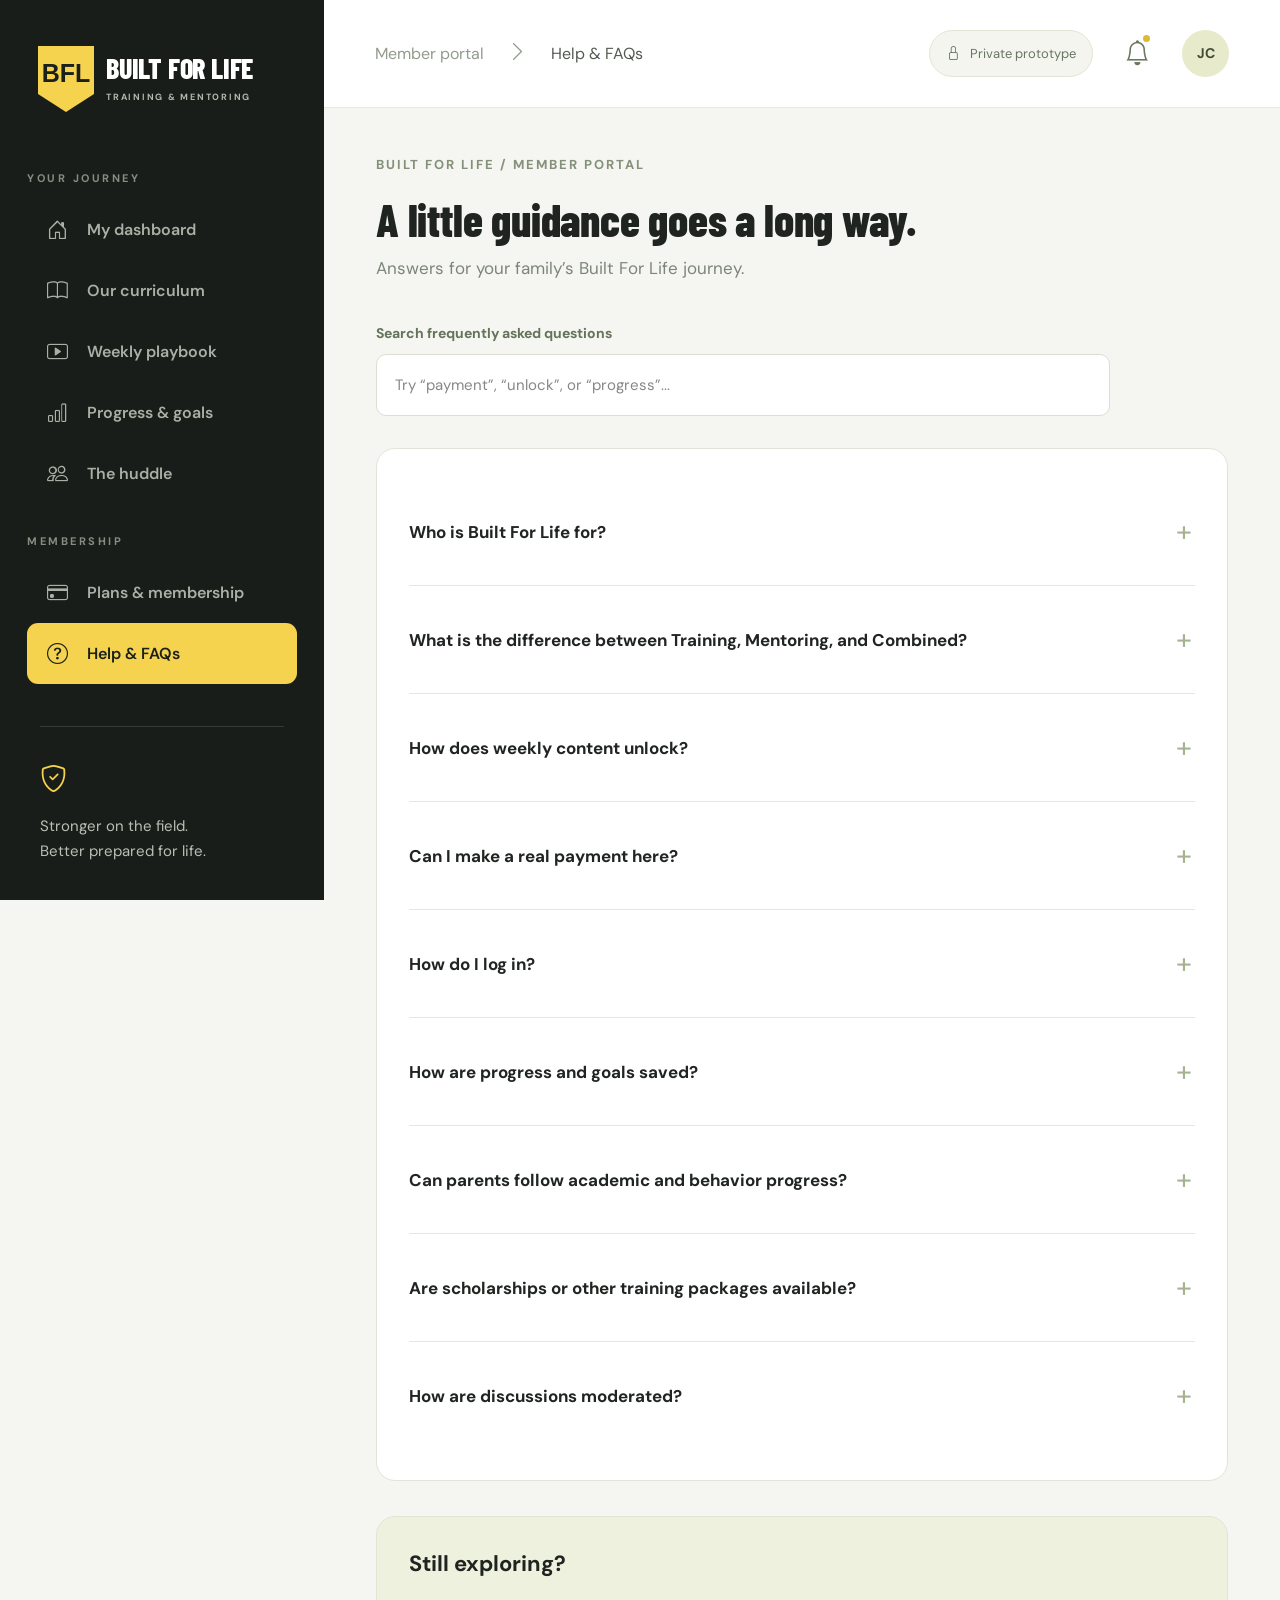
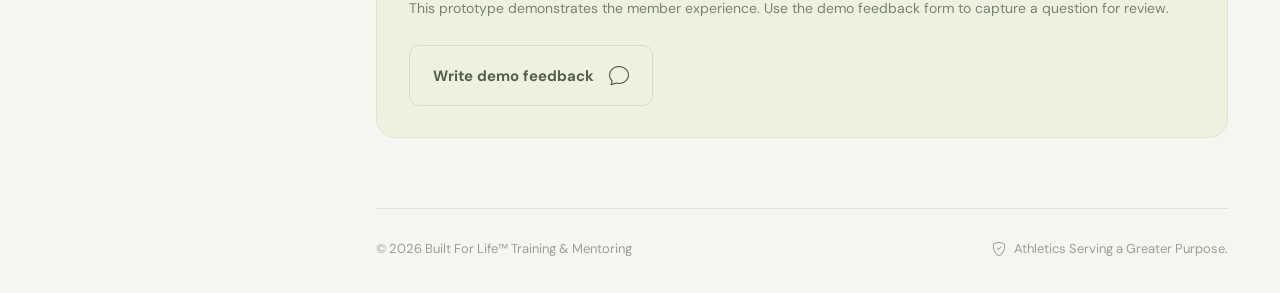
<file: pages/help-faqs.html>
<!DOCTYPE html>

<html lang="en"><head><meta charset="utf-8"/><meta content="width=device-width,initial-scale=1" name="viewport"/>
<meta content="#191d19" name="theme-color"/><title>Built For Life | Help &amp; FAQs</title>
<link href="https://cdn.jsdelivr.net/npm/bootstrap@5.3.8/dist/css/bootstrap.min.css" rel="stylesheet"/>
<link href="https://cdn.jsdelivr.net/npm/bootstrap-icons@1.11.3/font/bootstrap-icons.min.css" rel="stylesheet"/>
<link href="https://fonts.googleapis.com/css2?family=Barlow+Condensed:wght@600;700;800&amp;family=DM+Sans:wght@400;500;600;700&amp;display=swap" rel="stylesheet"/>
<link href="../assets/css/bfl.css" rel="stylesheet"/><link rel="icon" href="../assets/images/bfl-favicon.ico" sizes="16x16 32x32 48x48 64x64"/>
<link rel="icon" type="image/png" sizes="64x64" href="../assets/images/bfl-favicon.png"/>
<link rel="icon" type="image/svg+xml" sizes="any" href="../assets/images/bfl-favicon.svg"/>
</head><body>
<!-- LEFT SIDEBAR: fixed on desktop, slide-in menu on mobile. -->
<aside aria-labelledby="bflSidebarTitle" class="offcanvas-lg offcanvas-start bfl-sidebar" data-bs-theme="dark" id="bflSidebar" tabindex="-1">
<button aria-label="Close menu" class="bfl-mobile-close d-lg-none" data-bs-dismiss="offcanvas" data-bs-target="#bflSidebar" type="button">
<i aria-hidden="true" class="bi bi-x"></i>
</button>
<div class="offcanvas-body">
<a aria-label="Built For Life home" class="bfl-brand" href="../index.html">
<!-- Inline logo keeps this example self-contained; replace with your own logo if desired. -->
<svg aria-hidden="true" class="bfl-brand-mark" focusable="false" viewbox="0 0 56 66">
<path d="M0 0H56V48L28 66 0 48Z" fill="#f5d34f"></path>
<text fill="#1b211a" font-family="Impact, 'Arial Narrow', sans-serif" font-size="25" font-weight="900" text-anchor="middle" x="28" y="36">BFL</text>
</svg>
<span>
<span class="bfl-brand-name" id="bflSidebarTitle">BUILT FOR LIFE</span>
<span class="bfl-brand-caption">TRAINING &amp; MENTORING</span>
</span>
</a>
<nav aria-label="Member portal navigation" class="bfl-sidebar-nav">
<div class="bfl-sidebar-group">
<h2 class="bfl-sidebar-heading">Your journey</h2>
<ul class="bfl-nav-list">
<li><a class="bfl-nav-link" data-page="My dashboard" href="../index.html"><i aria-hidden="true" class="bi bi-house-door"></i><span>My dashboard</span></a></li>
<li><a class="bfl-nav-link" data-page="Our curriculum" href="curriculum.html"><i aria-hidden="true" class="bi bi-book"></i><span>Our curriculum</span></a></li>
<li><a class="bfl-nav-link" data-page="Weekly playbook" href="weekly-playbook.html"><i aria-hidden="true" class="bi bi-play-btn"></i><span>Weekly playbook</span></a></li>
<li><a class="bfl-nav-link" data-page="Progress &amp; goals" href="progress-goals.html"><i aria-hidden="true" class="bi bi-bar-chart"></i><span>Progress &amp; goals</span></a></li>
<li><a class="bfl-nav-link" data-page="The huddle" href="huddle.html"><i aria-hidden="true" class="bi bi-people"></i><span>The huddle</span></a></li>
</ul>
</div>
<div class="bfl-sidebar-group">
<h2 class="bfl-sidebar-heading">Membership</h2>
<ul class="bfl-nav-list">
<li><a class="bfl-nav-link" data-page="Plans &amp; membership" href="plans-membership.html"><i aria-hidden="true" class="bi bi-credit-card"></i><span>Plans &amp; membership</span></a></li>
<li><a aria-current="page" class="bfl-nav-link active" data-page="Help &amp; FAQs" href="help-faqs.html"><i aria-hidden="true" class="bi bi-question-circle"></i><span>Help &amp; FAQs</span></a></li>
</ul>
</div>
</nav>
<div class="bfl-sidebar-footer d-none d-lg-block">
<i aria-hidden="true" class="bi bi-shield-check"></i>
<p>Stronger on the field.<br/>Better prepared for life.</p>
</div>
</div>
</aside>
<div class="bfl-main">
<!-- TOP NAVIGATION -->
<header class="bfl-topbar">
<!-- Desktop breadcrumb -->
<div aria-label="Breadcrumb" class="bfl-breadcrumb d-none d-lg-flex">
<a href="../index.html">Member portal</a>
<i aria-hidden="true" class="bi bi-chevron-right"></i>
<span class="js-page-name">Help &amp; FAQs</span>
</div>
<!-- Mobile hamburger + current page -->
<div class="d-flex d-lg-none align-items-center gap-4">
<button aria-controls="bflSidebar" aria-label="Open menu" class="bfl-menu-button" data-bs-target="#bflSidebar" data-bs-toggle="offcanvas" type="button">
<i aria-hidden="true" class="bi bi-list"></i>
</button>
<span class="bfl-current-page js-page-name">Help &amp; FAQs</span>
</div>
<div class="bfl-top-actions">
<span class="bfl-private"><i aria-hidden="true" class="bi bi-lock"></i>Private prototype</span>
<button aria-label="Notifications" class="bfl-icon-button" data-bs-toggle="modal" data-bs-target="#bflNotificationsModal" aria-haspopup="dialog" type="button">
<i aria-hidden="true" class="bi bi-bell"></i><span class="bfl-notice-dot"></span>
</button>
<!-- Avatar shown in desktop screenshot, hidden on mobile -->
<div class="d-none d-lg-block">
<a aria-label="My account" class="bfl-avatar" href="account.html">JC</a>
</div>
</div>
</header>
<!-- HELP & FAQs -->
<main class="bfl-content" id="mainContent">
<div class="bfl-eyebrow">Built For Life / Member portal</div>
<div class="bfl-faq-intro">
<h1 class="bfl-page-heading">A little guidance goes a long way.</h1>
<p class="bfl-faq-subheading">Answers for your family’s Built For Life journey.</p>
</div>
<div class="bfl-faq-search-wrap">
<label for="bflFaqSearch">Search frequently asked questions</label>
<input aria-describedby="bflFaqSearchStatus" autocomplete="off" class="bfl-faq-search" id="bflFaqSearch" placeholder="Try “payment”, “unlock”, or “progress”..." type="search"/>
<div aria-live="polite" class="visually-hidden" id="bflFaqSearchStatus" role="status"></div>
</div>
<section aria-label="Frequently asked questions" class="bfl-faq-panel">
<div class="bfl-faq-list" id="bflFaqList">
<div class="bfl-faq-item" data-faq-item="">
<h2 class="m-0">
<button aria-controls="bflFaqAnswer1" aria-expanded="false" class="bfl-faq-question" data-bs-target="#bflFaqAnswer1" data-bs-toggle="collapse" type="button">
<span>Who is Built For Life for?</span><span aria-hidden="true" class="bfl-faq-symbol"></span>
</button>
</h2>
<div class="collapse" id="bflFaqAnswer1"><div class="bfl-faq-answer"><p>Built For Life is designed to support young people and their families through age-appropriate training and mentoring. The prototype includes development pathways for ages 6–8, 9–11, 12–14, and 15–17, with activities focused on athletics, character, and everyday growth.</p></div></div>
</div>
<div class="bfl-faq-item" data-faq-item="">
<h2 class="m-0">
<button aria-controls="bflFaqAnswer2" aria-expanded="false" class="bfl-faq-question" data-bs-target="#bflFaqAnswer2" data-bs-toggle="collapse" type="button">
<span>What is the difference between Training, Mentoring, and Combined?</span><span aria-hidden="true" class="bfl-faq-symbol"></span>
</button>
</h2>
<div class="collapse" id="bflFaqAnswer2"><div class="bfl-faq-answer"><p>Training focuses on movement, athletic foundations, and physical development goals. Mentoring includes age-group lessons, weekly challenges, academic and behavior accountability, and community resources. Combined brings Training and Mentoring together. You can review the options on the <a href="plans-membership.html">Plans &amp; membership</a> page.</p></div></div>
</div>
<div class="bfl-faq-item" data-faq-item="">
<h2 class="m-0">
<button aria-controls="bflFaqAnswer3" aria-expanded="false" class="bfl-faq-question" data-bs-target="#bflFaqAnswer3" data-bs-toggle="collapse" type="button">
<span>How does weekly content unlock?</span><span aria-hidden="true" class="bfl-faq-symbol"></span>
</button>
</h2>
<div class="collapse" id="bflFaqAnswer3"><div class="bfl-faq-answer"><p>The playbook is designed to reveal one step at a time across the month: Learn, Do, Account, and Reflect. Lessons become available on scheduled dates following enrollment. In this private prototype, the unlock dates and lesson statuses are simulated.</p></div></div>
</div>
<div class="bfl-faq-item" data-faq-item="">
<h2 class="m-0">
<button aria-controls="bflFaqAnswer4" aria-expanded="false" class="bfl-faq-question" data-bs-target="#bflFaqAnswer4" data-bs-toggle="collapse" type="button">
<span>Can I make a real payment here?</span><span aria-hidden="true" class="bfl-faq-symbol"></span>
</button>
</h2>
<div class="collapse" id="bflFaqAnswer4"><div class="bfl-faq-answer"><p>No. Membership prices and plan selection are demonstrations only. No payment processor is connected, and you will not be charged by exploring a plan in this prototype.</p></div></div>
</div>
<div class="bfl-faq-item" data-faq-item="">
<h2 class="m-0">
<button aria-controls="bflFaqAnswer5" aria-expanded="false" class="bfl-faq-question" data-bs-target="#bflFaqAnswer5" data-bs-toggle="collapse" type="button">
<span>How do I log in?</span><span aria-hidden="true" class="bfl-faq-symbol"></span>
</button>
</h2>
<div class="collapse" id="bflFaqAnswer5"><div class="bfl-faq-answer"><p>The current website is a private prototype with sample member details and demo role controls. Real registration, password-based login, and separate user accounts will be enabled when the secure backend is connected.</p></div></div>
</div>
<div class="bfl-faq-item" data-faq-item="">
<h2 class="m-0">
<button aria-controls="bflFaqAnswer6" aria-expanded="false" class="bfl-faq-question" data-bs-target="#bflFaqAnswer6" data-bs-toggle="collapse" type="button">
<span>How are progress and goals saved?</span><span aria-hidden="true" class="bfl-faq-symbol"></span>
</button>
</h2>
<div class="collapse" id="bflFaqAnswer6"><div class="bfl-faq-answer"><p>In this prototype, goal updates, check-ins, and similar demo activity are stored locally in your browser. They are not attached to a real account, do not sync across devices, and can be cleared by deleting browser site data. A future version can save records securely to individual member accounts.</p></div></div>
</div>
<div class="bfl-faq-item" data-faq-item="">
<h2 class="m-0">
<button aria-controls="bflFaqAnswer7" aria-expanded="false" class="bfl-faq-question" data-bs-target="#bflFaqAnswer7" data-bs-toggle="collapse" type="button">
<span>Can parents follow academic and behavior progress?</span><span aria-hidden="true" class="bfl-faq-symbol"></span>
</button>
</h2>
<div class="collapse" id="bflFaqAnswer7"><div class="bfl-faq-answer"><p>The prototype demonstrates academic snapshots, behavior check-ins, and progress tracking for families to explore. Actual parent access to a child's records will require verified accounts, appropriate permissions, and privacy safeguards before launch.</p></div></div>
</div>
<div class="bfl-faq-item" data-faq-item="">
<h2 class="m-0">
<button aria-controls="bflFaqAnswer8" aria-expanded="false" class="bfl-faq-question" data-bs-target="#bflFaqAnswer8" data-bs-toggle="collapse" type="button">
<span>Are scholarships or other training packages available?</span><span aria-hidden="true" class="bfl-faq-symbol"></span>
</button>
</h2>
<div class="collapse" id="bflFaqAnswer8"><div class="bfl-faq-answer"><p>The plans shown here are illustrative and subject to program approval. Any scholarships, reduced-cost places, or additional training packages would need to be confirmed directly by the Built For Life team; this prototype does not establish eligibility or availability.</p></div></div>
</div>
<div class="bfl-faq-item" data-faq-item="">
<h2 class="m-0">
<button aria-controls="bflFaqAnswer9" aria-expanded="false" class="bfl-faq-question" data-bs-target="#bflFaqAnswer9" data-bs-toggle="collapse" type="button">
<span>How are discussions moderated?</span><span aria-hidden="true" class="bfl-faq-symbol"></span>
</button>
</h2>
<div class="collapse" id="bflFaqAnswer9"><div class="bfl-faq-answer"><p>The Huddle is currently a browser-local community mockup, not a live moderated network. Before real members participate, the platform will need community rules, reporting and blocking tools, role-based moderation, and youth-safety protections.</p></div></div>
</div>
</div>
<div class="bfl-faq-empty" hidden="" id="bflFaqEmpty">
<i aria-hidden="true" class="bi bi-search d-block fs-3 mb-3"></i>
<h2>No matching questions</h2>
<p>Try another word or clear your search to browse all FAQs.</p>
<button class="bfl-faq-clear" id="bflFaqClear" type="button">Clear search</button>
</div>
</section>
<section aria-labelledby="bflFaqSupportTitle" class="bfl-faq-support">
<h2 id="bflFaqSupportTitle">Still exploring?</h2>
<p>This prototype demonstrates the member experience. Use the demo feedback form to capture a question for review.</p>
<button class="bfl-faq-feedback-btn" data-bs-target="#bflFaqFeedbackModal" data-bs-toggle="modal" type="button">Write demo feedback <i aria-hidden="true" class="bi bi-chat"></i></button>
</section>
</main>
<!-- Shared BFL footer -->
<footer class="bfl-page-footer" role="contentinfo">
<p>© 2026 Built For Life™ Training &amp; Mentoring</p>
<p class="bfl-page-footer-tagline"><i aria-hidden="true" class="bi bi-shield-check"></i> Athletics Serving a Greater Purpose.</p>
</footer>
</div>
<div aria-hidden="true" aria-labelledby="bflFaqFeedbackTitle" class="modal fade bfl-faq-modal" id="bflFaqFeedbackModal" tabindex="-1">
<div class="modal-dialog modal-dialog-centered"><div class="modal-content">
<div class="modal-header border-0 px-4 pt-4">
<h2 class="modal-title fs-4" id="bflFaqFeedbackTitle">Write demo feedback</h2>
<button aria-label="Close" class="btn-close" data-bs-dismiss="modal" type="button"></button>
</div>
<form id="bflFaqFeedbackForm">
<div class="modal-body px-4 pt-2 pb-2">
<p class="small text-secondary">This is a prototype. Feedback is saved <strong>only in this browser</strong> and is not sent to the program team. Please don't include personal or sensitive information.</p>
<div class="mb-3">
<label class="form-label" for="bflFaqFeedbackType">Feedback type</label>
<select class="form-select" id="bflFaqFeedbackType" required=""><option value="Question">Question</option><option value="Suggestion">Suggestion</option><option value="Issue">Issue</option></select>
</div>
<div class="mb-2">
<label class="form-label" for="bflFaqFeedbackMessage">Your feedback</label>
<textarea class="form-control" id="bflFaqFeedbackMessage" maxlength="1000" placeholder="What would you like to ask or suggest?" required="" rows="5"></textarea>
</div>
</div>
<div class="modal-footer border-0 px-4 pb-4">
<button class="btn btn-outline-secondary" data-bs-dismiss="modal" type="button">Cancel</button>
<button class="bfl-faq-submit" type="submit">Save demo feedback</button>
</div>
</form>
</div></div>
</div>
<div class="toast-container position-fixed bottom-0 end-0 p-3" style="z-index:1100">
<div aria-atomic="true" aria-live="polite" class="toast bfl-faq-toast" id="bflFaqToast" role="status">
<div class="d-flex"><div class="toast-body" id="bflFaqToastText"></div><button aria-label="Dismiss" class="btn-close btn-close-white me-2 m-auto" data-bs-dismiss="toast" type="button"></button></div>
</div>
</div>
<script src="https://cdn.jsdelivr.net/npm/bootstrap@5.3.8/dist/js/bootstrap.bundle.min.js"></script>

<script src="../assets/js/pages/help-faqs.js" type="module"></script></body></html>
</file>
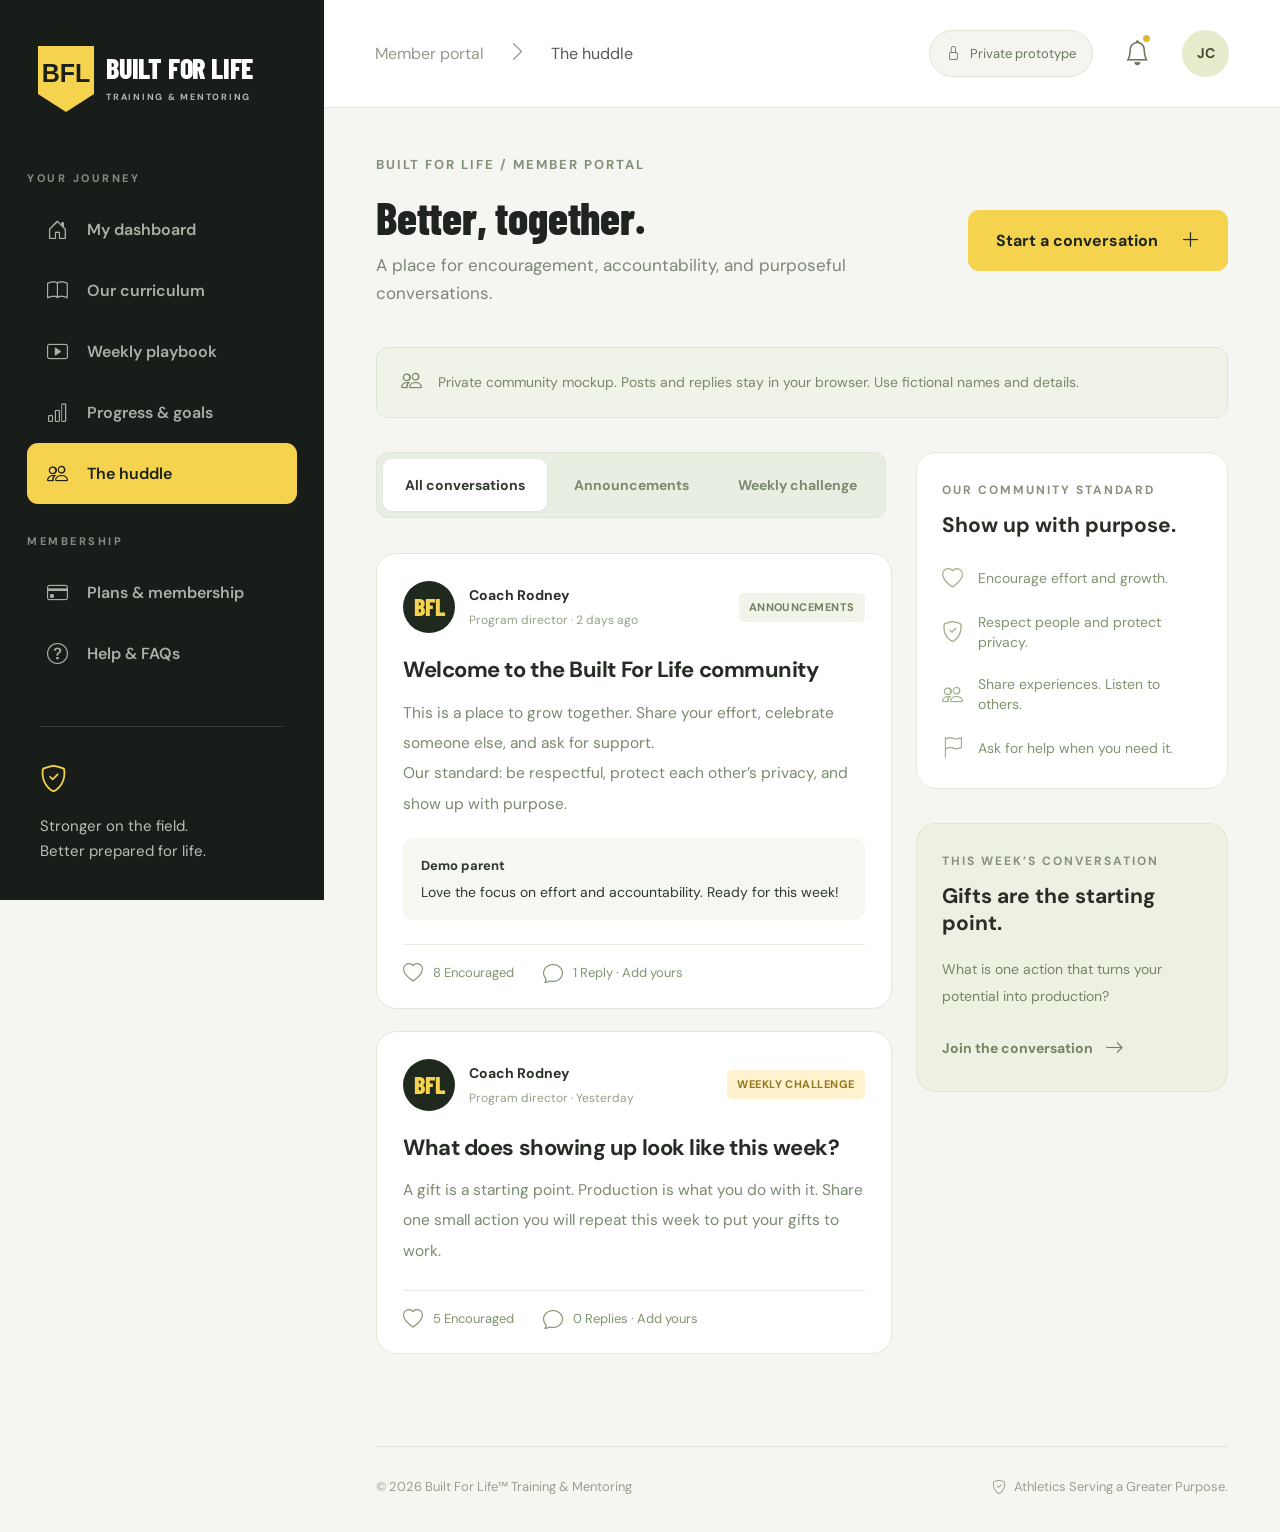
<file: pages/huddle.html>
<!DOCTYPE html>

<html lang="en"><head><meta charset="utf-8"/><meta content="width=device-width,initial-scale=1" name="viewport"/>
<meta content="#191d19" name="theme-color"/><title>Built For Life | The huddle</title>
<link href="https://cdn.jsdelivr.net/npm/bootstrap@5.3.8/dist/css/bootstrap.min.css" rel="stylesheet"/>
<link href="https://cdn.jsdelivr.net/npm/bootstrap-icons@1.11.3/font/bootstrap-icons.min.css" rel="stylesheet"/>
<link href="https://fonts.googleapis.com/css2?family=Barlow+Condensed:wght@600;700;800&amp;family=DM+Sans:wght@400;500;600;700&amp;display=swap" rel="stylesheet"/>
<link href="../assets/css/bfl.css" rel="stylesheet"/><link rel="icon" href="../assets/images/bfl-favicon.ico" sizes="16x16 32x32 48x48 64x64"/>
<link rel="icon" type="image/png" sizes="64x64" href="../assets/images/bfl-favicon.png"/>
<link rel="icon" type="image/svg+xml" sizes="any" href="../assets/images/bfl-favicon.svg"/>
</head><body class="bfl-page bfl-page--huddle">
<!-- LEFT SIDEBAR: fixed on desktop, slide-in menu on mobile. -->
<aside aria-labelledby="bflSidebarTitle" class="offcanvas-lg offcanvas-start bfl-sidebar" data-bs-theme="dark" id="bflSidebar" tabindex="-1">
<button aria-label="Close menu" class="bfl-mobile-close d-lg-none" data-bs-dismiss="offcanvas" data-bs-target="#bflSidebar" type="button">
<i aria-hidden="true" class="bi bi-x"></i>
</button>
<div class="offcanvas-body">
<a aria-label="Built For Life home" class="bfl-brand" href="../index.html">
<!-- Inline logo keeps this example self-contained; replace with your own logo if desired. -->
<svg aria-hidden="true" class="bfl-brand-mark" focusable="false" viewbox="0 0 56 66">
<path d="M0 0H56V48L28 66 0 48Z" fill="#f5d34f"></path>
<text fill="#1b211a" font-family="Impact, 'Arial Narrow', sans-serif" font-size="25" font-weight="900" text-anchor="middle" x="28" y="36">BFL</text>
</svg>
<span>
<span class="bfl-brand-name" id="bflSidebarTitle">BUILT FOR LIFE</span>
<span class="bfl-brand-caption">TRAINING &amp; MENTORING</span>
</span>
</a>
<nav aria-label="Member portal navigation" class="bfl-sidebar-nav">
<div class="bfl-sidebar-group">
<h2 class="bfl-sidebar-heading">Your journey</h2>
<ul class="bfl-nav-list">
<li><a class="bfl-nav-link" data-page="My dashboard" href="../index.html"><i aria-hidden="true" class="bi bi-house-door"></i><span>My dashboard</span></a></li>
<li><a class="bfl-nav-link" data-page="Our curriculum" href="curriculum.html"><i aria-hidden="true" class="bi bi-book"></i><span>Our curriculum</span></a></li>
<li><a class="bfl-nav-link" data-page="Weekly playbook" href="weekly-playbook.html"><i aria-hidden="true" class="bi bi-play-btn"></i><span>Weekly playbook</span></a></li>
<li><a class="bfl-nav-link" data-page="Progress &amp; goals" href="progress-goals.html"><i aria-hidden="true" class="bi bi-bar-chart"></i><span>Progress &amp; goals</span></a></li>
<li><a aria-current="page" class="bfl-nav-link active" data-page="The huddle" href="huddle.html"><i aria-hidden="true" class="bi bi-people"></i><span>The huddle</span></a></li>
</ul>
</div>
<div class="bfl-sidebar-group">
<h2 class="bfl-sidebar-heading">Membership</h2>
<ul class="bfl-nav-list">
<li><a class="bfl-nav-link" data-page="Plans &amp; membership" href="plans-membership.html"><i aria-hidden="true" class="bi bi-credit-card"></i><span>Plans &amp; membership</span></a></li>
<li><a class="bfl-nav-link" data-page="Help &amp; FAQs" href="help-faqs.html"><i aria-hidden="true" class="bi bi-question-circle"></i><span>Help &amp; FAQs</span></a></li>
</ul>
</div>
</nav>
<div class="bfl-sidebar-footer d-none d-lg-block">
<i aria-hidden="true" class="bi bi-shield-check"></i>
<p>Stronger on the field.<br/>Better prepared for life.</p>
</div>
</div>
</aside>
<div class="bfl-main">
<!-- TOP NAVIGATION -->
<header class="bfl-topbar">
<!-- Desktop breadcrumb -->
<div aria-label="Breadcrumb" class="bfl-breadcrumb d-none d-lg-flex">
<a href="../index.html">Member portal</a>
<i aria-hidden="true" class="bi bi-chevron-right"></i>
<span class="js-page-name">The huddle</span>
</div>
<!-- Mobile hamburger + current page -->
<div class="d-flex d-lg-none align-items-center gap-4">
<button aria-controls="bflSidebar" aria-label="Open menu" class="bfl-menu-button" data-bs-target="#bflSidebar" data-bs-toggle="offcanvas" type="button">
<i aria-hidden="true" class="bi bi-list"></i>
</button>
<span class="bfl-current-page js-page-name">The huddle</span>
</div>
<div class="bfl-top-actions">
<span class="bfl-private"><i aria-hidden="true" class="bi bi-lock"></i>Private prototype</span>
<button aria-label="Notifications" class="bfl-icon-button" data-bs-toggle="modal" data-bs-target="#bflNotificationsModal" aria-haspopup="dialog" type="button">
<i aria-hidden="true" class="bi bi-bell"></i><span class="bfl-notice-dot"></span>
</button>
<!-- Avatar shown in desktop screenshot, hidden on mobile -->
<div class="d-none d-lg-block">
<a aria-label="My account" class="bfl-avatar" href="account.html">JC</a>
</div>
</div>
</header>
<!-- THE HUDDLE: private browser-local community prototype. -->
<main class="bfl-content" id="mainContent">
<div class="bfl-eyebrow">Built For Life / Member portal</div>
<div class="bfl-huddle-intro">
<div>
<h1 class="bfl-page-heading">Better, together.</h1>
<p class="bfl-huddle-subtitle">A place for encouragement, accountability, and purposeful conversations.</p>
</div>
<button class="bfl-huddle-start" data-bs-target="#bflNewPostModal" data-bs-toggle="modal" type="button">Start a conversation <i aria-hidden="true" class="bi bi-plus-lg"></i></button>
</div>
<div class="bfl-huddle-alert" role="note"><i aria-hidden="true" class="bi bi-people"></i><span>Private community mockup. Posts and replies stay in your browser. Use fictional names and details.</span></div>
<div class="bfl-huddle-layout">
<section aria-label="Community conversations" class="bfl-huddle-feed">
<div aria-label="Filter conversations" class="bfl-huddle-tabs" role="tablist">
<button aria-selected="true" class="bfl-huddle-tab" data-filter="all" id="bflTabAll" role="tab" type="button">All conversations</button>
<button aria-selected="false" class="bfl-huddle-tab" data-filter="announcements" id="bflTabAnnouncements" role="tab" type="button">Announcements</button>
<button aria-selected="false" class="bfl-huddle-tab" data-filter="weekly-challenge" id="bflTabChallenges" role="tab" type="button">Weekly challenge</button>
</div>
<div aria-live="polite" id="bflPostList"></div>
</section>
<aside aria-label="Community guidance" class="bfl-huddle-aside">
<section aria-labelledby="bflStandardsTitle" class="bfl-huddle-standards">
<p class="bfl-huddle-overline">Our community standard</p>
<h2 id="bflStandardsTitle">Show up with purpose.</h2>
<ul>
<li><i aria-hidden="true" class="bi bi-heart"></i><span>Encourage effort and growth.</span></li>
<li><i aria-hidden="true" class="bi bi-shield-check"></i><span>Respect people and protect privacy.</span></li>
<li><i aria-hidden="true" class="bi bi-people"></i><span>Share experiences. Listen to others.</span></li>
<li><i aria-hidden="true" class="bi bi-flag"></i><span>Ask for help when you need it.</span></li>
</ul>
</section>
<section aria-labelledby="bflWeeklyConversationTitle" class="bfl-huddle-prompt">
<p class="bfl-huddle-overline">This week’s conversation</p>
<h2 id="bflWeeklyConversationTitle">Gifts are the starting point.</h2>
<p>What is one action that turns your potential into production?</p>
<button class="bfl-huddle-join" id="bflJoinConversation" type="button">Join the conversation <i aria-hidden="true" class="bi bi-arrow-right"></i></button>
</section>
</aside>
</div>
</main>
<!-- Shared BFL footer -->
<footer class="bfl-page-footer" role="contentinfo">
<p>© 2026 Built For Life™ Training &amp; Mentoring</p>
<p class="bfl-page-footer-tagline"><i aria-hidden="true" class="bi bi-shield-check"></i> Athletics Serving a Greater Purpose.</p>
</footer>
</div>
<div aria-hidden="true" aria-labelledby="bflNewPostTitle" class="modal fade bfl-huddle-modal" id="bflNewPostModal" tabindex="-1">
<div class="modal-dialog modal-dialog-centered"><div class="modal-content">
<form id="bflPostForm">
<div class="modal-header border-0 px-4 pt-4"><h2 class="modal-title fs-4" id="bflNewPostTitle">Start a conversation</h2><button aria-label="Close" class="btn-close" data-bs-dismiss="modal" type="button"></button></div>
<div class="modal-body px-4">
<p class="small text-secondary mb-3">This is a browser-only demo. Please use fictional details.</p>
<div class="mb-3"><label class="form-label" for="bflPostCategory">Conversation type</label><select class="form-select" id="bflPostCategory"><option value="general">General conversation</option><option value="weekly-challenge">Weekly challenge</option></select></div>
<div class="mb-3"><label class="form-label" for="bflPostTitle">Title</label><input class="form-control" id="bflPostTitle" maxlength="120" minlength="3" placeholder="What's on your mind?" required=""/></div>
<div class="mb-2"><label class="form-label" for="bflPostBody">Your message</label><textarea class="form-control" id="bflPostBody" maxlength="1200" minlength="5" placeholder="Share a question, encouragement, or reflection..." required="" rows="5"></textarea></div>
</div>
<div class="modal-footer border-0 px-4 pb-4"><button class="btn btn-outline-secondary" data-bs-dismiss="modal" type="button">Cancel</button><button class="btn btn-primary px-4" type="submit">Post conversation</button></div>
</form>
</div></div>
</div>
<div class="toast-container position-fixed bottom-0 end-0 p-3 bfl-toast-container"><div aria-live="polite" class="toast bfl-huddle-toast" id="bflHuddleToast" role="status"><div class="d-flex"><div class="toast-body" id="bflHuddleToastText"></div><button aria-label="Dismiss" class="btn-close btn-close-white me-2 m-auto" data-bs-dismiss="toast" type="button"></button></div></div></div>
<div class="modal fade bfl-notifications-modal bfl-reply-modal" id="bflReplyModal" tabindex="-1" aria-labelledby="bflReplyTitle" aria-hidden="true">
<div class="modal-dialog modal-dialog-centered"><form class="modal-content" id="bflReplyForm">
<header class="bfl-notifications-header"><p class="bfl-notifications-eyebrow">The huddle</p><h2 id="bflReplyTitle">Add your voice.</h2><button class="bfl-notifications-close" type="button" data-bs-dismiss="modal" aria-label="Close"><i class="bi bi-x-lg" aria-hidden="true"></i></button></header>
<div class="bfl-reply-body">
<p class="bfl-reply-context">Replying to: <strong id="bflReplyTopic">What does showing up look like this week?</strong></p>
<label for="bflReplyText">Your demo reply</label>
<textarea id="bflReplyText" name="reply" required minlength="2" maxlength="700" placeholder="Share encouragement or one action you’ll take."></textarea>
<p id="bflReplyError" role="status" hidden></p>
<button class="bfl-notifications-playbook" type="submit">Save demo reply <i class="bi bi-chat" aria-hidden="true"></i></button>
</div></form></div></div>

<script src="https://cdn.jsdelivr.net/npm/bootstrap@5.3.8/dist/js/bootstrap.bundle.min.js"></script>

<script src="../assets/js/pages/huddle.js" type="module"></script></body></html>
</file>
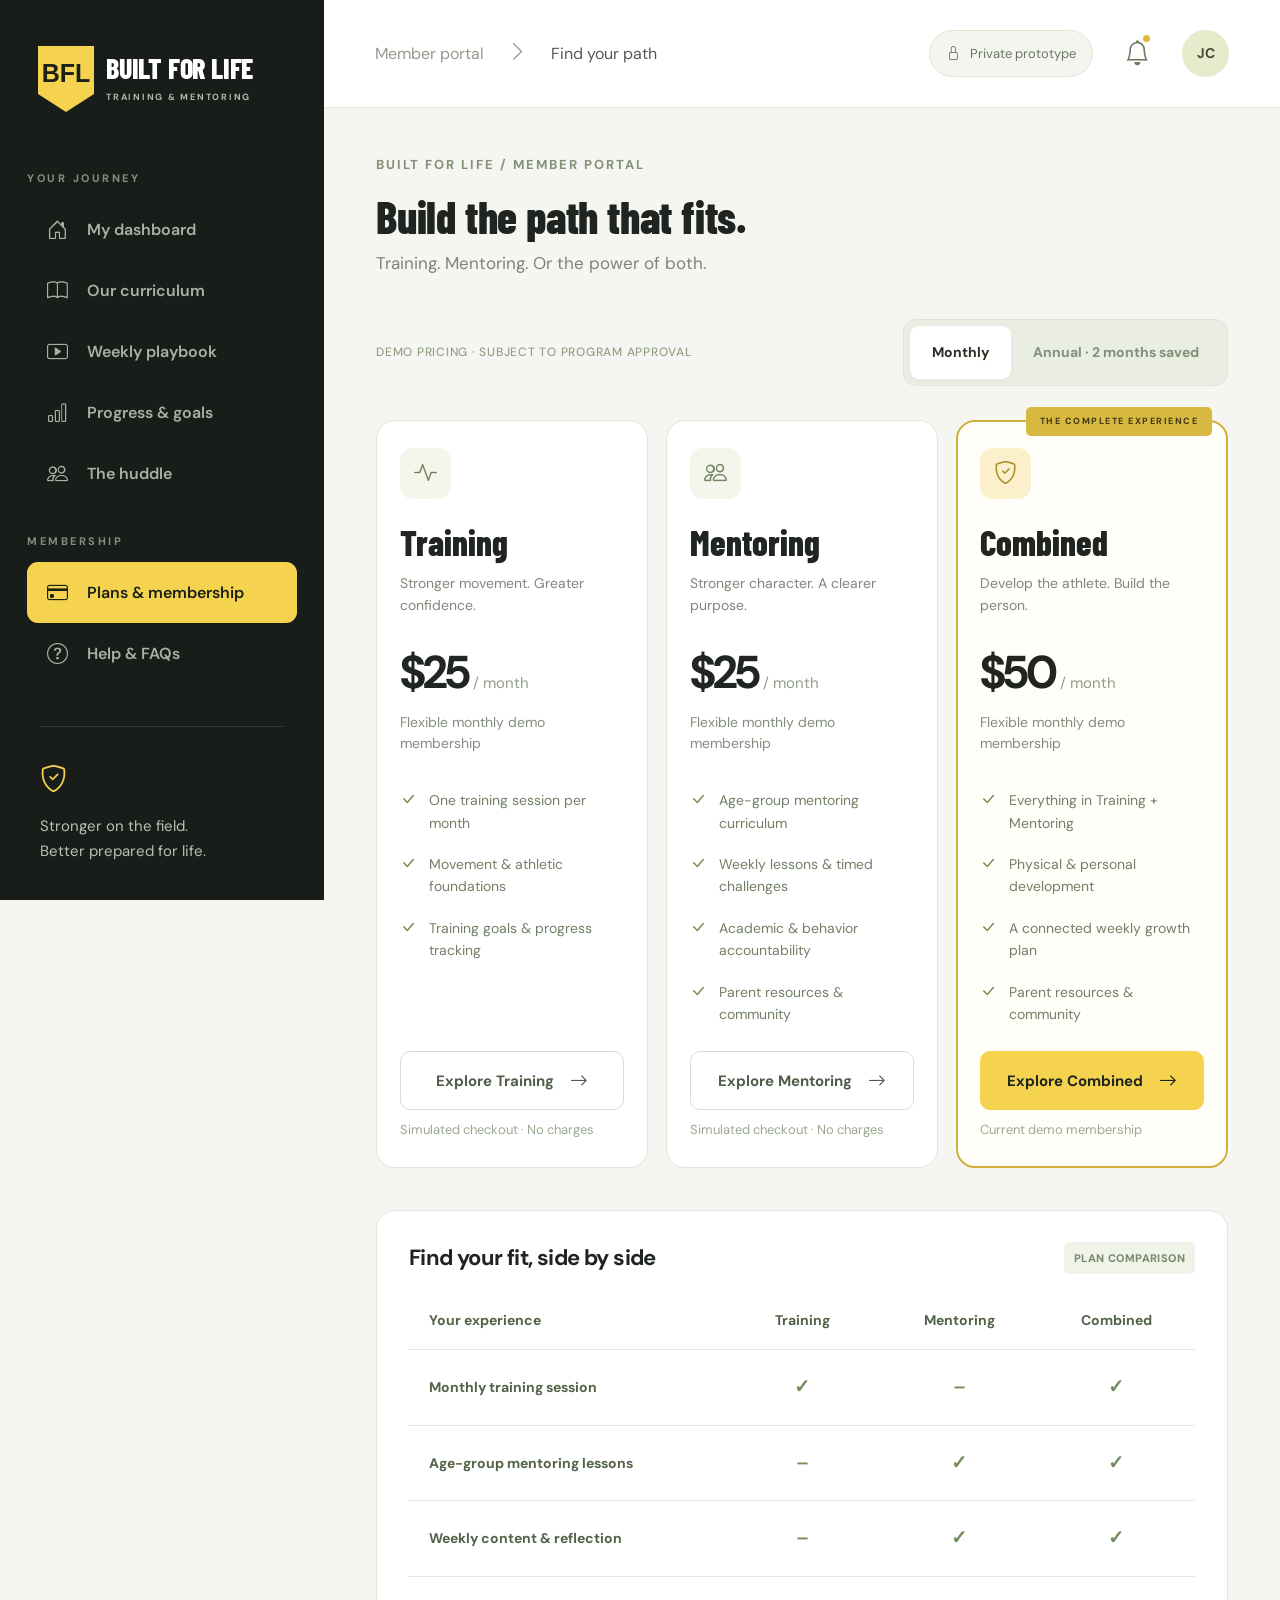
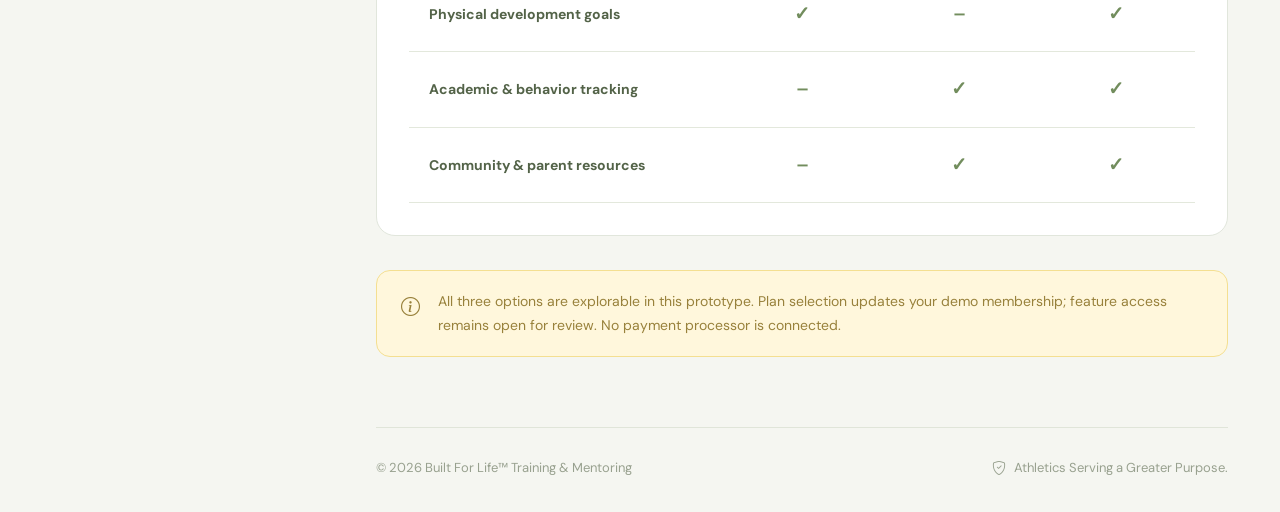
<file: pages/plans-membership.html>
<!DOCTYPE html>

<html lang="en"><head><meta charset="utf-8"/><meta content="width=device-width,initial-scale=1" name="viewport"/>
<meta content="#191d19" name="theme-color"/><title>Built For Life | Plans &amp; Membership</title>
<link href="https://cdn.jsdelivr.net/npm/bootstrap@5.3.8/dist/css/bootstrap.min.css" rel="stylesheet"/>
<link href="https://cdn.jsdelivr.net/npm/bootstrap-icons@1.11.3/font/bootstrap-icons.min.css" rel="stylesheet"/>
<link href="https://fonts.googleapis.com/css2?family=Barlow+Condensed:wght@600;700;800&amp;family=DM+Sans:wght@400;500;600;700&amp;display=swap" rel="stylesheet"/>
<link href="../assets/css/bfl.css" rel="stylesheet"/><link rel="icon" href="../assets/images/bfl-favicon.ico" sizes="16x16 32x32 48x48 64x64"/>
<link rel="icon" type="image/png" sizes="64x64" href="../assets/images/bfl-favicon.png"/>
<link rel="icon" type="image/svg+xml" sizes="any" href="../assets/images/bfl-favicon.svg"/>
</head><body class="bfl-page bfl-page--membership">
<!-- LEFT SIDEBAR: fixed on desktop, slide-in menu on mobile. -->
<aside aria-labelledby="bflSidebarTitle" class="offcanvas-lg offcanvas-start bfl-sidebar" data-bs-theme="dark" id="bflSidebar" tabindex="-1">
<button aria-label="Close menu" class="bfl-mobile-close d-lg-none" data-bs-dismiss="offcanvas" data-bs-target="#bflSidebar" type="button">
<i aria-hidden="true" class="bi bi-x"></i>
</button>
<div class="offcanvas-body">
<a aria-label="Built For Life home" class="bfl-brand" href="../index.html">
<!-- Inline logo keeps this example self-contained; replace with your own logo if desired. -->
<svg aria-hidden="true" class="bfl-brand-mark" focusable="false" viewbox="0 0 56 66">
<path d="M0 0H56V48L28 66 0 48Z" fill="#f5d34f"></path>
<text fill="#1b211a" font-family="Impact, 'Arial Narrow', sans-serif" font-size="25" font-weight="900" text-anchor="middle" x="28" y="36">BFL</text>
</svg>
<span>
<span class="bfl-brand-name" id="bflSidebarTitle">BUILT FOR LIFE</span>
<span class="bfl-brand-caption">TRAINING &amp; MENTORING</span>
</span>
</a>
<nav aria-label="Member portal navigation" class="bfl-sidebar-nav">
<div class="bfl-sidebar-group">
<h2 class="bfl-sidebar-heading">Your journey</h2>
<ul class="bfl-nav-list">
<li><a class="bfl-nav-link" data-page="My dashboard" href="../index.html"><i aria-hidden="true" class="bi bi-house-door"></i><span>My dashboard</span></a></li>
<li><a class="bfl-nav-link" data-page="Our curriculum" href="curriculum.html"><i aria-hidden="true" class="bi bi-book"></i><span>Our curriculum</span></a></li>
<li><a class="bfl-nav-link" data-page="Weekly playbook" href="weekly-playbook.html"><i aria-hidden="true" class="bi bi-play-btn"></i><span>Weekly playbook</span></a></li>
<li><a class="bfl-nav-link" data-page="Progress &amp; goals" href="progress-goals.html"><i aria-hidden="true" class="bi bi-bar-chart"></i><span>Progress &amp; goals</span></a></li>
<li><a class="bfl-nav-link" data-page="The huddle" href="huddle.html"><i aria-hidden="true" class="bi bi-people"></i><span>The huddle</span></a></li>
</ul>
</div>
<div class="bfl-sidebar-group">
<h2 class="bfl-sidebar-heading">Membership</h2>
<ul class="bfl-nav-list">
<li><a aria-current="page" class="bfl-nav-link active" data-page="Plans &amp; membership" href="plans-membership.html"><i aria-hidden="true" class="bi bi-credit-card"></i><span>Plans &amp; membership</span></a></li>
<li><a class="bfl-nav-link" data-page="Help &amp; FAQs" href="help-faqs.html"><i aria-hidden="true" class="bi bi-question-circle"></i><span>Help &amp; FAQs</span></a></li>
</ul>
</div>
</nav>
<div class="bfl-sidebar-footer d-none d-lg-block">
<i aria-hidden="true" class="bi bi-shield-check"></i>
<p>Stronger on the field.<br/>Better prepared for life.</p>
</div>
</div>
</aside>
<div class="bfl-main">
<!-- TOP NAVIGATION -->
<header class="bfl-topbar">
<!-- Desktop breadcrumb -->
<div aria-label="Breadcrumb" class="bfl-breadcrumb d-none d-lg-flex">
<a href="../index.html">Member portal</a>
<i aria-hidden="true" class="bi bi-chevron-right"></i>
<span class="js-page-name">Find your path</span>
</div>
<!-- Mobile hamburger + current page -->
<div class="d-flex d-lg-none align-items-center gap-4">
<button aria-controls="bflSidebar" aria-label="Open menu" class="bfl-menu-button" data-bs-target="#bflSidebar" data-bs-toggle="offcanvas" type="button">
<i aria-hidden="true" class="bi bi-list"></i>
</button>
<span class="bfl-current-page js-page-name">Find your path</span>
</div>
<div class="bfl-top-actions">
<span class="bfl-private"><i aria-hidden="true" class="bi bi-lock"></i>Private prototype</span>
<button aria-label="Notifications" class="bfl-icon-button" data-bs-toggle="modal" data-bs-target="#bflNotificationsModal" aria-haspopup="dialog" type="button">
<i aria-hidden="true" class="bi bi-bell"></i><span class="bfl-notice-dot"></span>
</button>
<!-- Avatar shown in desktop screenshot, hidden on mobile -->
<div class="d-none d-lg-block">
<a aria-label="My account" class="bfl-avatar" href="account.html">JC</a>
</div>
</div>
</header>
<!-- PLANS & MEMBERSHIP -->
<main class="bfl-content" id="mainContent">
<div class="bfl-eyebrow">Built For Life / Member portal</div>
<div class="bfl-plans-intro">
<h1 class="bfl-page-heading">Build the path that fits.</h1>
<p class="bfl-plans-subheading">Training. Mentoring. Or the power of both.</p>
</div>
<div class="bfl-plans-toolbar">
<span class="bfl-plans-notice-title">Demo pricing · Subject to program approval</span>
<div aria-label="Billing period" class="bfl-billing-toggle" role="group">
<button aria-pressed="true" class="bfl-billing-button active" data-period="monthly" type="button">Monthly</button>
<button aria-pressed="false" class="bfl-billing-button" data-period="annual" type="button">Annual · 2 months saved</button>
</div>
</div>
<section aria-label="Membership plans" class="bfl-plans-grid">
<article class="bfl-plan-card" data-plan="Training">
<div class="bfl-plan-icon"><i aria-hidden="true" class="bi bi-activity"></i></div>
<h2>Training</h2>
<p class="bfl-plan-description">Stronger movement. Greater confidence.</p>
<div class="bfl-plan-price-row"><span class="bfl-plan-price" data-price="Training">$25</span><span class="bfl-plan-unit" data-unit="">/ month</span></div>
<p class="bfl-plan-description-price" data-terms="Training">Flexible monthly demo membership</p>
<ul class="bfl-plan-benefits">
<li><i aria-hidden="true" class="bi bi-check-lg"></i>One training session per month</li>
<li><i aria-hidden="true" class="bi bi-check-lg"></i>Movement &amp; athletic foundations</li>
<li><i aria-hidden="true" class="bi bi-check-lg"></i>Training goals &amp; progress tracking</li>
</ul>
<div class="bfl-plan-bottom">
<button class="bfl-plan-action" data-explore="Training" type="button">Explore Training <i aria-hidden="true" class="bi bi-arrow-right"></i></button>
<p class="bfl-plan-footnote" data-footnote="Training">Simulated checkout · No charges</p>
</div>
</article>
<article class="bfl-plan-card" data-plan="Mentoring">
<div class="bfl-plan-icon"><i aria-hidden="true" class="bi bi-people"></i></div>
<h2>Mentoring</h2>
<p class="bfl-plan-description">Stronger character. A clearer purpose.</p>
<div class="bfl-plan-price-row"><span class="bfl-plan-price" data-price="Mentoring">$25</span><span class="bfl-plan-unit" data-unit="">/ month</span></div>
<p class="bfl-plan-description-price" data-terms="Mentoring">Flexible monthly demo membership</p>
<ul class="bfl-plan-benefits">
<li><i aria-hidden="true" class="bi bi-check-lg"></i>Age-group mentoring curriculum</li>
<li><i aria-hidden="true" class="bi bi-check-lg"></i>Weekly lessons &amp; timed challenges</li>
<li><i aria-hidden="true" class="bi bi-check-lg"></i>Academic &amp; behavior accountability</li>
<li><i aria-hidden="true" class="bi bi-check-lg"></i>Parent resources &amp; community</li>
</ul>
<div class="bfl-plan-bottom">
<button class="bfl-plan-action" data-explore="Mentoring" type="button">Explore Mentoring <i aria-hidden="true" class="bi bi-arrow-right"></i></button>
<p class="bfl-plan-footnote" data-footnote="Mentoring">Simulated checkout · No charges</p>
</div>
</article>
<article class="bfl-plan-card bfl-plan-current" data-plan="Combined">
<span class="bfl-plan-ribbon">The complete experience</span>
<div class="bfl-plan-icon"><i aria-hidden="true" class="bi bi-shield-check"></i></div>
<h2>Combined</h2>
<p class="bfl-plan-description">Develop the athlete. Build the person.</p>
<div class="bfl-plan-price-row"><span class="bfl-plan-price" data-price="Combined">$50</span><span class="bfl-plan-unit" data-unit="">/ month</span></div>
<p class="bfl-plan-description-price" data-terms="Combined">Flexible monthly demo membership</p>
<ul class="bfl-plan-benefits">
<li><i aria-hidden="true" class="bi bi-check-lg"></i>Everything in Training + Mentoring</li>
<li><i aria-hidden="true" class="bi bi-check-lg"></i>Physical &amp; personal development</li>
<li><i aria-hidden="true" class="bi bi-check-lg"></i>A connected weekly growth plan</li>
<li><i aria-hidden="true" class="bi bi-check-lg"></i>Parent resources &amp; community</li>
</ul>
<div class="bfl-plan-bottom">
<button class="bfl-plan-action" data-explore="Combined" type="button">Explore Combined <i aria-hidden="true" class="bi bi-arrow-right"></i></button>
<p class="bfl-plan-footnote" data-footnote="Combined">Current demo membership</p>
</div>
</article>
</section>
<section aria-labelledby="bflCompareTitle" class="bfl-compare-card">
<div class="bfl-compare-title-row">
<h2 id="bflCompareTitle">Find your fit, side by side</h2>
<span class="bfl-compare-badge">Plan comparison</span>
</div>
<div class="table-responsive">
<table class="bfl-compare-table">
<thead><tr><th scope="col">Your experience</th><th scope="col">Training</th><th scope="col">Mentoring</th><th scope="col">Combined</th></tr></thead>
<tbody>
<tr><th scope="row">Monthly training session</th><td aria-label="Included">✓</td><td aria-label="Not included">–</td><td aria-label="Included">✓</td></tr>
<tr><th scope="row">Age-group mentoring lessons</th><td aria-label="Not included">–</td><td aria-label="Included">✓</td><td aria-label="Included">✓</td></tr>
<tr><th scope="row">Weekly content &amp; reflection</th><td aria-label="Not included">–</td><td aria-label="Included">✓</td><td aria-label="Included">✓</td></tr>
<tr><th scope="row">Physical development goals</th><td aria-label="Included">✓</td><td aria-label="Not included">–</td><td aria-label="Included">✓</td></tr>
<tr><th scope="row">Academic &amp; behavior tracking</th><td aria-label="Not included">–</td><td aria-label="Included">✓</td><td aria-label="Included">✓</td></tr>
<tr><th scope="row">Community &amp; parent resources</th><td aria-label="Not included">–</td><td aria-label="Included">✓</td><td aria-label="Included">✓</td></tr>
</tbody>
</table>
</div>
</section>
<div class="bfl-plans-disclaimer" role="note">
<i aria-hidden="true" class="bi bi-info-circle"></i>
<p>All three options are explorable in this prototype. Plan selection updates your demo membership; feature access remains open for review. No payment processor is connected.</p>
</div>
</main>
<!-- Shared BFL footer -->
<footer class="bfl-page-footer" role="contentinfo">
<p>© 2026 Built For Life™ Training &amp; Mentoring</p>
<p class="bfl-page-footer-tagline"><i aria-hidden="true" class="bi bi-shield-check"></i> Athletics Serving a Greater Purpose.</p>
</footer>
</div>
<!-- No payment handling: this modal only changes a browser-local demo membership. -->
<div class="modal fade bfl-dashboard-lesson bfl-checkout-modal" id="bflExplorePlanModal" tabindex="-1" aria-labelledby="bflExplorePlanTitle" aria-hidden="true">
<div class="modal-dialog modal-dialog-centered"><form class="modal-content" id="bflCheckoutForm">
<header class="bfl-dashboard-lesson-header"><p class="bfl-dashboard-lesson-eyebrow">Simulated checkout · Step 1 of 2</p><h2 id="bflExplorePlanTitle">Your next step starts here.</h2><button class="bfl-dashboard-lesson-close" type="button" data-bs-dismiss="modal" aria-label="Close"><i class="bi bi-x-lg" aria-hidden="true"></i></button></header>
<div class="bfl-dashboard-lesson-body">
<p>Review your demo membership. No payment will be processed.</p>
<div class="bfl-checkout-summary"><div><h3 id="bflCheckoutPlan">Training membership</h3><p id="bflCheckoutPeriod">Monthly demo billing</p></div><strong id="bflConfirmPrice">$25</strong></div>
<label for="bflCheckoutPathway">Participant age pathway</label>
<select class="form-select bfl-checkout-pathway" id="bflCheckoutPathway" required><option>6–8</option><option>9–11</option><option>12–14</option><option>15–17</option></select>
<div class="bfl-checkout-payment"><i class="bi bi-credit-card" aria-hidden="true"></i><div><strong>Demo payment method</strong><div>SIMULATED •••• 0000</div><small>No card details or real charges.</small></div></div>
<label class="bfl-checkout-ack" for="bflCheckoutAcknowledged"><input type="checkbox" id="bflCheckoutAcknowledged" required/><span>I understand this is a prototype. This confirms a demo membership only.</span></label>
<p id="bflCheckoutError" role="status" hidden></p>
<div class="bfl-dashboard-lesson-actions"><button type="submit" id="bflConfirmPlan">Confirm demo membership <i class="bi bi-check-lg" aria-hidden="true"></i></button><button class="bfl-lesson-back" type="button" data-bs-dismiss="modal">Keep comparing</button></div>
<p class="bfl-checkout-charge">Amount charged today: <strong>$0.00</strong> · No recurring subscription created.</p>
</div></form></div></div>
<div class="toast-container position-fixed bottom-0 end-0 p-3 bfl-toast-container"><div aria-live="polite" class="toast bfl-plans-toast" id="bflPlanToast" role="status"><div class="d-flex"><div class="toast-body" id="bflPlanToastText"></div><button aria-label="Dismiss" class="btn-close btn-close-white me-2 m-auto" data-bs-dismiss="toast" type="button"></button></div></div></div>
<div class="modal fade bfl-dashboard-lesson bfl-membership-success" id="bflMembershipSuccessModal" tabindex="-1" aria-labelledby="bflMembershipSuccessTitle" aria-hidden="true">
  <div class="modal-dialog modal-dialog-centered"><div class="modal-content">
    <header class="bfl-dashboard-lesson-header">
      <p class="bfl-dashboard-lesson-eyebrow">Simulated checkout · Step 2 of 2</p>
      <h2 id="bflMembershipSuccessTitle">You’re ready to build.</h2>
      <button class="bfl-dashboard-lesson-close" type="button" data-bs-dismiss="modal" aria-label="Close confirmation"><i class="bi bi-x-lg" aria-hidden="true"></i></button>
    </header>
    <div class="bfl-dashboard-lesson-body">
      <div class="bfl-membership-success-icon" aria-hidden="true"><i class="bi bi-check-lg"></i></div>
      <h3 id="bflMembershipActivated">Training demo activated</h3>
      <p class="bfl-membership-success-message">Your sample membership is updated.<br>No payment was taken. No subscription was created.</p>
      <div class="bfl-checkout-summary"><div><h3 id="bflMembershipConfirmation"></h3><p>Demo confirmation</p></div><strong>$0.00</strong></div>
      <div class="bfl-dashboard-lesson-actions"><a href="../index.html">Go to my dashboard <i class="bi bi-arrow-right" aria-hidden="true"></i></a></div>
    </div>
  </div></div>
</div>
<script src="https://cdn.jsdelivr.net/npm/bootstrap@5.3.8/dist/js/bootstrap.bundle.min.js"></script>

<script src="../assets/js/pages/plans-membership.js" type="module"></script></body></html>
</file>
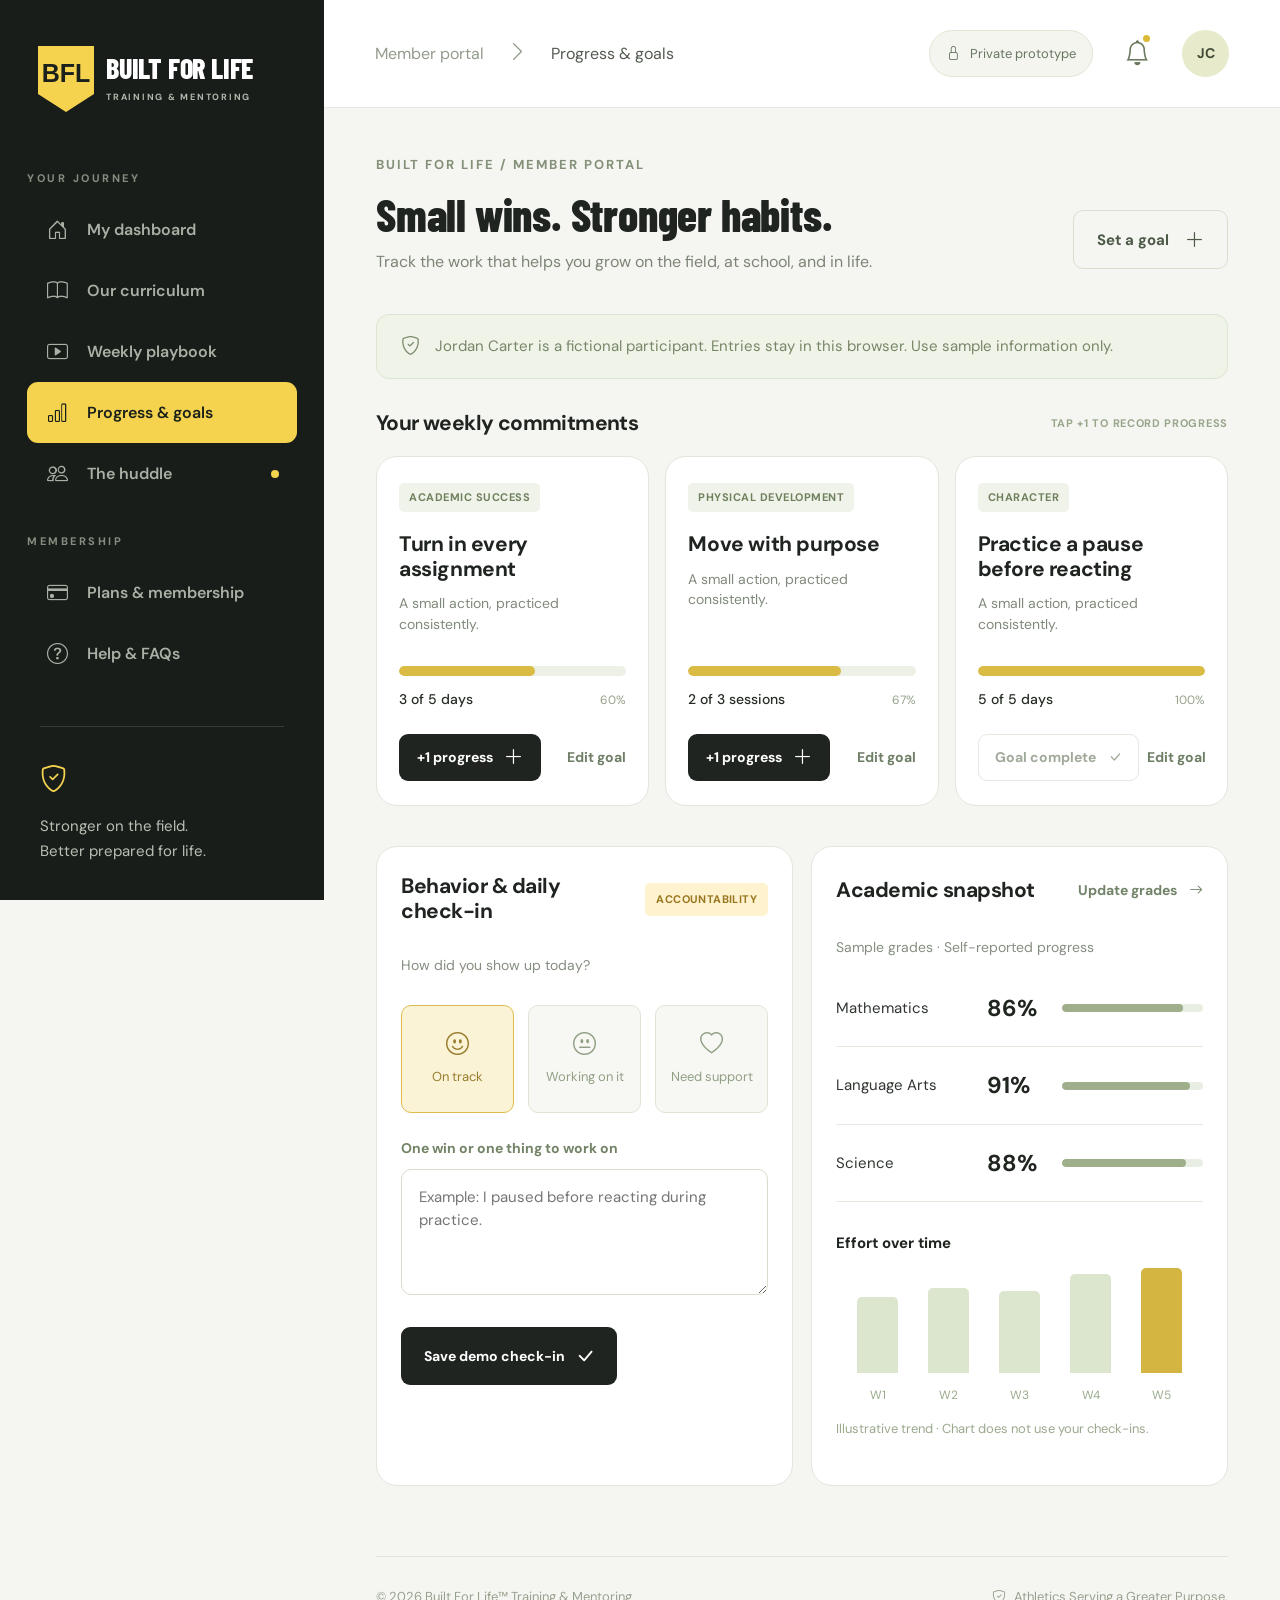
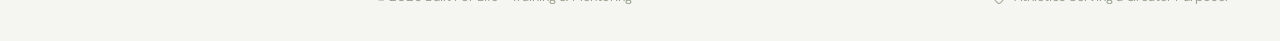
<file: pages/progress-goals.html>
<!DOCTYPE html>

<html lang="en"><head><meta charset="utf-8"/><meta content="width=device-width,initial-scale=1" name="viewport"/>
<meta content="#191d19" name="theme-color"/><title>Built For Life | Progress &amp; goals</title>
<link href="https://cdn.jsdelivr.net/npm/bootstrap@5.3.8/dist/css/bootstrap.min.css" rel="stylesheet"/>
<link href="https://cdn.jsdelivr.net/npm/bootstrap-icons@1.11.3/font/bootstrap-icons.min.css" rel="stylesheet"/>
<link href="https://fonts.googleapis.com/css2?family=Barlow+Condensed:wght@600;700;800&amp;family=DM+Sans:wght@400;500;600;700&amp;display=swap" rel="stylesheet"/>
<link href="../assets/css/bfl.css" rel="stylesheet"/><link rel="icon" href="../assets/images/bfl-favicon.ico" sizes="16x16 32x32 48x48 64x64"/>
<link rel="icon" type="image/png" sizes="64x64" href="../assets/images/bfl-favicon.png"/>
<link rel="icon" type="image/svg+xml" sizes="any" href="../assets/images/bfl-favicon.svg"/>
</head><body class="bfl-page bfl-page--progress">
<!-- LEFT SIDEBAR: fixed on desktop, slide-in menu on mobile. -->
<aside aria-labelledby="bflSidebarTitle" class="offcanvas-lg offcanvas-start bfl-sidebar" data-bs-theme="dark" id="bflSidebar" tabindex="-1">
<button aria-label="Close menu" class="bfl-mobile-close d-lg-none" data-bs-dismiss="offcanvas" data-bs-target="#bflSidebar" type="button">
<i aria-hidden="true" class="bi bi-x"></i>
</button>
<div class="offcanvas-body">
<a aria-label="Built For Life home" class="bfl-brand" href="../index.html">
<!-- Inline logo keeps this example self-contained; replace with your own logo if desired. -->
<svg aria-hidden="true" class="bfl-brand-mark" focusable="false" viewbox="0 0 56 66">
<path d="M0 0H56V48L28 66 0 48Z" fill="#f5d34f"></path>
<text fill="#1b211a" font-family="Impact, 'Arial Narrow', sans-serif" font-size="25" font-weight="900" text-anchor="middle" x="28" y="36">BFL</text>
</svg>
<span>
<span class="bfl-brand-name" id="bflSidebarTitle">BUILT FOR LIFE</span>
<span class="bfl-brand-caption">TRAINING &amp; MENTORING</span>
</span>
</a>
<nav aria-label="Member portal navigation" class="bfl-sidebar-nav">
<div class="bfl-sidebar-group">
<h2 class="bfl-sidebar-heading">Your journey</h2>
<ul class="bfl-nav-list">
<li><a class="bfl-nav-link" data-page="My dashboard" href="../index.html"><i aria-hidden="true" class="bi bi-house-door"></i><span>My dashboard</span></a></li>
<li><a class="bfl-nav-link" data-page="Our curriculum" href="curriculum.html"><i aria-hidden="true" class="bi bi-book"></i><span>Our curriculum</span></a></li>
<li><a class="bfl-nav-link" data-page="Weekly playbook" href="weekly-playbook.html"><i aria-hidden="true" class="bi bi-play-btn"></i><span>Weekly playbook</span></a></li>
<li><a aria-current="page" class="bfl-nav-link active" data-page="Progress &amp; goals" href="progress-goals.html"><i aria-hidden="true" class="bi bi-bar-chart"></i><span>Progress &amp; goals</span></a></li>
<li><a class="bfl-nav-link" data-page="The huddle" href="huddle.html"><i aria-hidden="true" class="bi bi-people"></i><span>The huddle</span><span aria-label="New activity" class="bfl-unread"></span></a></li>
</ul>
</div>
<div class="bfl-sidebar-group">
<h2 class="bfl-sidebar-heading">Membership</h2>
<ul class="bfl-nav-list">
<li><a class="bfl-nav-link" data-page="Plans &amp; membership" href="plans-membership.html"><i aria-hidden="true" class="bi bi-credit-card"></i><span>Plans &amp; membership</span></a></li>
<li><a class="bfl-nav-link" data-page="Help &amp; FAQs" href="help-faqs.html"><i aria-hidden="true" class="bi bi-question-circle"></i><span>Help &amp; FAQs</span></a></li>
</ul>
</div>
</nav>
<div class="bfl-sidebar-footer d-none d-lg-block">
<i aria-hidden="true" class="bi bi-shield-check"></i>
<p>Stronger on the field.<br/>Better prepared for life.</p>
</div>
</div>
</aside>
<div class="bfl-main">
<!-- TOP NAVIGATION -->
<header class="bfl-topbar">
<!-- Desktop breadcrumb -->
<div aria-label="Breadcrumb" class="bfl-breadcrumb d-none d-lg-flex">
<a href="../index.html">Member portal</a>
<i aria-hidden="true" class="bi bi-chevron-right"></i>
<span class="js-page-name">Progress &amp; goals</span>
</div>
<!-- Mobile hamburger + current page -->
<div class="d-flex d-lg-none align-items-center gap-4">
<button aria-controls="bflSidebar" aria-label="Open menu" class="bfl-menu-button" data-bs-target="#bflSidebar" data-bs-toggle="offcanvas" type="button">
<i aria-hidden="true" class="bi bi-list"></i>
</button>
<span class="bfl-current-page js-page-name">Progress &amp; goals</span>
</div>
<div class="bfl-top-actions">
<span class="bfl-private"><i aria-hidden="true" class="bi bi-lock"></i>Private prototype</span>
<button aria-label="Notifications" class="bfl-icon-button" data-bs-toggle="modal" data-bs-target="#bflNotificationsModal" aria-haspopup="dialog" type="button">
<i aria-hidden="true" class="bi bi-bell"></i><span class="bfl-notice-dot"></span>
</button>
<!-- Avatar shown in desktop screenshot, hidden on mobile -->
<div class="d-none d-lg-block">
<a aria-label="My account" class="bfl-avatar" href="account.html">JC</a>
</div>
</div>
</header>
<!-- PROGRESS & GOALS: matching the two supplied screenshot sections. -->
<main class="bfl-content" id="mainContent">
<div class="bfl-eyebrow">Built For Life / Member portal</div>
<div class="bfl-progress-intro">
<div>
<h1 class="bfl-page-heading">Small wins. Stronger habits.</h1>
<p class="bfl-welcome">Track the work that helps you grow on the field, at school, and in life.</p>
</div>
<button class="bfl-outline-action" id="bflSetGoal" type="button"><span>Set a goal</span><i aria-hidden="true" class="bi bi-plus-lg"></i></button>
</div>
<div class="bfl-notice-panel" role="note"><i aria-hidden="true" class="bi bi-shield-check"></i>
<span>Jordan Carter is a fictional participant. Entries stay in this browser. Use sample information only.</span>
</div>
<section aria-labelledby="bflCommitmentsTitle">
<div class="bfl-progress-section-head">
<h2 id="bflCommitmentsTitle">Your weekly commitments</h2>
<span class="bfl-progress-hint">Tap +1 to record progress</span>
</div>
<div aria-live="polite" class="bfl-goal-cards" id="bflGoalCards"></div>
</section>
<div class="bfl-progress-lower">
<section aria-labelledby="bflCheckinTitle" class="bfl-progress-panel">
<div class="bfl-progress-panel-heading">
<h2 id="bflCheckinTitle">Behavior &amp; daily check-in</h2>
<span class="bfl-accountability-pill">Accountability</span>
</div>
<p class="bfl-progress-muted bfl-checkin-question">How did you show up today?</p>
<div aria-label="How did you show up today?" class="bfl-checkin-choice-row" role="group">
<button aria-pressed="true" class="bfl-checkin-choice" data-mood="on-track" type="button"><i aria-hidden="true" class="bi bi-emoji-smile"></i><span>On track</span></button>
<button aria-pressed="false" class="bfl-checkin-choice" data-mood="working" type="button"><i aria-hidden="true" class="bi bi-emoji-neutral"></i><span>Working on it</span></button>
<button aria-pressed="false" class="bfl-checkin-choice" data-mood="support" type="button"><i aria-hidden="true" class="bi bi-heart"></i><span>Need support</span></button>
</div>
<label class="bfl-checkin-label" for="bflCheckinNotes">One win or one thing to work on</label>
<textarea class="bfl-checkin-textarea" id="bflCheckinNotes" placeholder="Example: I paused before reacting during practice."></textarea>
<button class="bfl-solid-button bfl-checkin-submit" id="bflSaveCheckin" type="button">Save demo check-in <i aria-hidden="true" class="bi bi-check-lg"></i></button>
<div class="bfl-checkin-status" id="bflCheckinStatus" role="status"></div>
</section>
<section aria-labelledby="bflAcademicTitle" class="bfl-progress-panel">
<div class="bfl-progress-panel-heading">
<h2 id="bflAcademicTitle">Academic snapshot</h2>
<button class="bfl-grades-link" id="bflUpdateGrades" type="button">Update grades <i aria-hidden="true" class="bi bi-arrow-right"></i></button>
</div>
<p class="bfl-progress-muted bfl-grades-subhead">Sample grades · Self-reported progress</p>
<div aria-live="polite" id="bflGradesList"></div>
<h3 class="bfl-effort-title">Effort over time</h3>
<div aria-label="Illustrative effort trend: five bars increasing over five weeks" class="bfl-chart" role="img">
<div class="bfl-chart-item"><div class="bfl-chart-bar bfl-chart-bar--w1"></div><span>W1</span></div>
<div class="bfl-chart-item"><div class="bfl-chart-bar bfl-chart-bar--w2"></div><span>W2</span></div>
<div class="bfl-chart-item"><div class="bfl-chart-bar bfl-chart-bar--w3"></div><span>W3</span></div>
<div class="bfl-chart-item"><div class="bfl-chart-bar bfl-chart-bar--w4"></div><span>W4</span></div>
<div class="bfl-chart-item"><div class="bfl-chart-bar bfl-chart-bar--w5"></div><span>W5</span></div>
</div>
<p class="bfl-chart-disclaimer">Illustrative trend · Chart does not use your check-ins.</p>
</section>
</div>
</main>
<!-- Shared footer: retain on every BFL portal page -->
<footer class="bfl-page-footer" role="contentinfo">
<p>© 2026 Built For Life™ Training &amp; Mentoring</p>
<p class="bfl-page-footer-tagline"><i aria-hidden="true" class="bi bi-shield-check"></i> Athletics Serving a Greater Purpose.</p>
</footer>
</div>
<!-- All forms are prototype-only. Real youth records require a secure backend. -->
<div class="modal fade bfl-goal-dialog" id="bflGoalModal" tabindex="-1" aria-labelledby="bflGoalModalTitle" aria-hidden="true">
<div class="modal-dialog modal-dialog-centered"><form class="modal-content" id="bflGoalForm">
<header class="bfl-goal-dialog-header"><p>Goal &amp; accountability</p><h2 id="bflGoalModalTitle">Start with one small action.</h2><button type="button" class="bfl-goal-dialog-close" data-bs-dismiss="modal" aria-label="Close"><i class="bi bi-x-lg" aria-hidden="true"></i></button></header>
<div class="bfl-goal-dialog-body">
<label for="bflGoalName">What will you work on?</label><input id="bflGoalName" class="form-control" maxlength="70" placeholder="Example: Read for 15 minutes" required/>
<label for="bflGoalCategory">Development pillar</label><select id="bflGoalCategory" class="form-select"><option>Character</option><option>Academic success</option><option>Physical development</option><option>Leadership</option></select>
<div class="row gx-4"><div class="col-sm-6"><label for="bflGoalTarget">Weekly target (1–20)</label><input id="bflGoalTarget" class="form-control" type="number" min="1" max="20" step="1" value="5" required/></div><div class="col-sm-6"><label for="bflGoalUnit">Measure in</label><select id="bflGoalUnit" class="form-select"><option>days</option><option>times</option><option>sessions</option><option>minutes</option></select></div></div>
<div id="bflGoalEditFields" hidden><label for="bflGoalDescription">Description</label><input class="form-control" id="bflGoalDescription" maxlength="140"/><label for="bflGoalDone">Completed</label><input class="form-control" id="bflGoalDone" type="number" min="0" max="999" value="0"/></div>
<button type="submit" class="bfl-goal-dialog-save">Save goal <i class="bi bi-check-lg" aria-hidden="true"></i></button>
</div></form></div></div>
<div class="modal fade bfl-goal-dialog bfl-grade-dialog" id="bflGradeModal" tabindex="-1" aria-labelledby="bflGradeModalTitle" aria-hidden="true">
<div class="modal-dialog modal-dialog-centered"><form class="modal-content" id="bflGradeForm">
<header class="bfl-goal-dialog-header">
<p>Academic snapshot</p><h2 id="bflGradeModalTitle">Progress starts with awareness.</h2>
<button class="bfl-goal-dialog-close" type="button" data-bs-dismiss="modal" aria-label="Close"><i class="bi bi-x-lg" aria-hidden="true"></i></button>
</header>
<div class="bfl-goal-dialog-body">
<p class="bfl-grade-dialog-intro">Update sample percentages. These are self-reported demo records.</p>
<label for="bflGradeMath">Mathematics (%)</label><input class="form-control" id="bflGradeMath" type="number" min="0" max="100" step="1" required/>
<label for="bflGradeLanguage">Language Arts (%)</label><input class="form-control" id="bflGradeLanguage" type="number" min="0" max="100" step="1" required/>
<label for="bflGradeScience">Science (%)</label><input class="form-control" id="bflGradeScience" type="number" min="0" max="100" step="1" required/>
<button class="bfl-goal-dialog-save" type="submit">Save sample grades <i class="bi bi-check-lg" aria-hidden="true"></i></button>
</div></form></div></div>
<div class="toast-container position-fixed bottom-0 end-0 p-3 bfl-toast-container"><div aria-live="polite" class="toast bfl-progress-toast" id="bflToast" role="status"><div class="d-flex"><div class="toast-body" id="bflToastBody"></div><button aria-label="Dismiss" class="btn-close btn-close-white m-auto me-2" data-bs-dismiss="toast" type="button"></button></div></div></div>
<script src="https://cdn.jsdelivr.net/npm/bootstrap@5.3.8/dist/js/bootstrap.bundle.min.js"></script>

<script src="../assets/js/pages/progress-goals.js" type="module"></script></body></html>
</file>
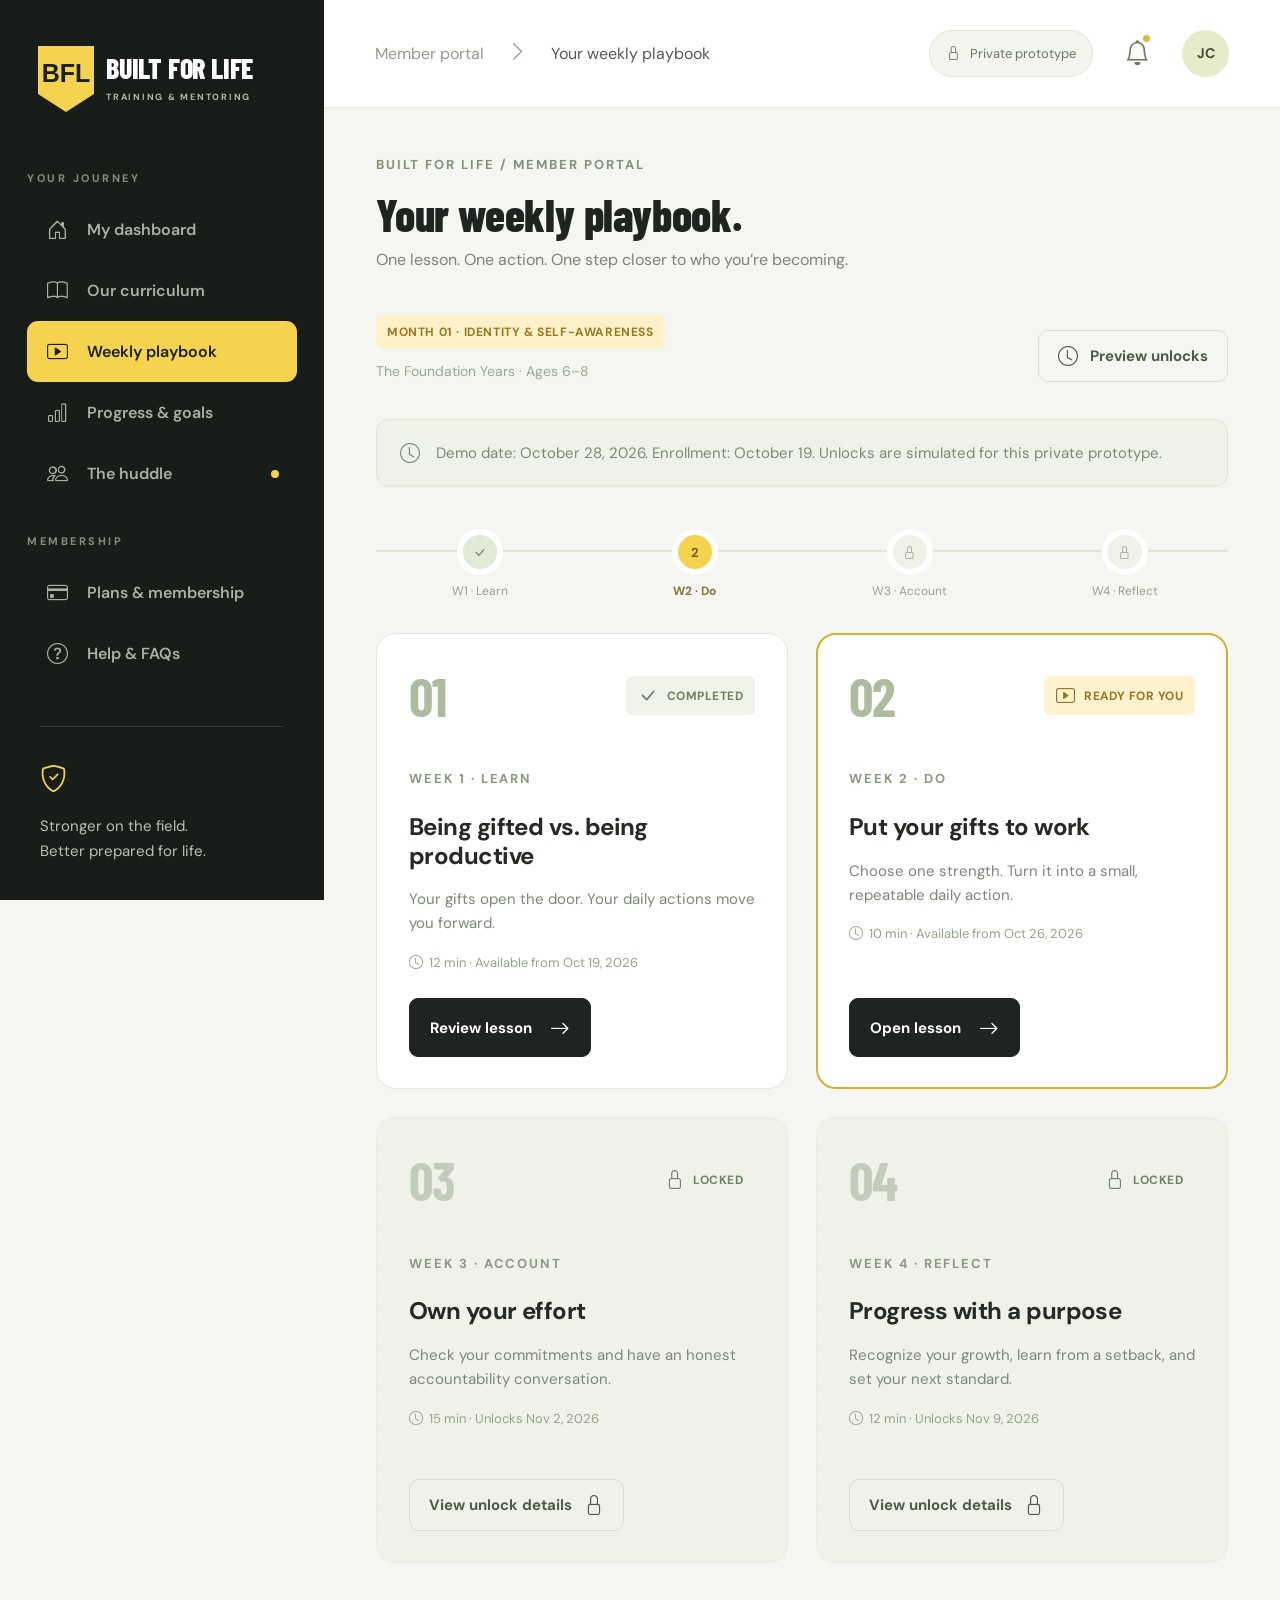
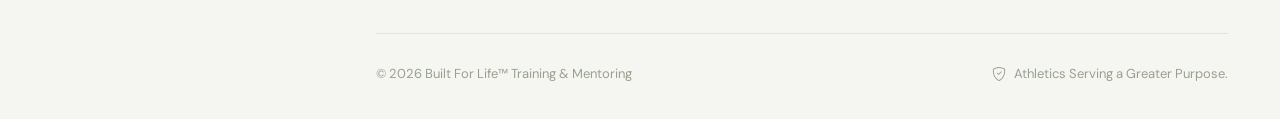
<file: pages/weekly-playbook.html>
<!DOCTYPE html>

<html lang="en">
<head>
<meta charset="utf-8"/>
<meta content="width=device-width, initial-scale=1" name="viewport"/>
<meta content="#191d19" name="theme-color"/>
<title>Built For Life | Weekly playbook</title>
<link href="https://cdn.jsdelivr.net/npm/bootstrap@5.3.8/dist/css/bootstrap.min.css" rel="stylesheet"/>
<link href="https://cdn.jsdelivr.net/npm/bootstrap-icons@1.11.3/font/bootstrap-icons.min.css" rel="stylesheet"/>
<link href="https://fonts.googleapis.com/css2?family=Barlow+Condensed:wght@600;700;800&amp;family=DM+Sans:wght@400;500;600;700&amp;display=swap" rel="stylesheet"/>
<link href="../assets/css/bfl.css" rel="stylesheet"/>
<link rel="icon" href="../assets/images/bfl-favicon.ico" sizes="16x16 32x32 48x48 64x64"/>
<link rel="icon" type="image/png" sizes="64x64" href="../assets/images/bfl-favicon.png"/>
<link rel="icon" type="image/svg+xml" sizes="any" href="../assets/images/bfl-favicon.svg"/>
</head>
<body class="bfl-page bfl-page--playbook">
<!-- LEFT SIDEBAR: fixed on desktop, slide-in menu on mobile. -->
<aside aria-labelledby="bflSidebarTitle" class="offcanvas-lg offcanvas-start bfl-sidebar" data-bs-theme="dark" id="bflSidebar" tabindex="-1">
<button aria-label="Close menu" class="bfl-mobile-close d-lg-none" data-bs-dismiss="offcanvas" data-bs-target="#bflSidebar" type="button">
<i aria-hidden="true" class="bi bi-x"></i>
</button>
<div class="offcanvas-body">
<a aria-label="Built For Life home" class="bfl-brand" href="../index.html">
<!-- Inline logo keeps this example self-contained; replace with your own logo if desired. -->
<svg aria-hidden="true" class="bfl-brand-mark" focusable="false" viewbox="0 0 56 66">
<path d="M0 0H56V48L28 66 0 48Z" fill="#f5d34f"></path>
<text fill="#1b211a" font-family="Impact, 'Arial Narrow', sans-serif" font-size="25" font-weight="900" text-anchor="middle" x="28" y="36">BFL</text>
</svg>
<span>
<span class="bfl-brand-name" id="bflSidebarTitle">BUILT FOR LIFE</span>
<span class="bfl-brand-caption">TRAINING &amp; MENTORING</span>
</span>
</a>
<nav aria-label="Member portal navigation" class="bfl-sidebar-nav">
<div class="bfl-sidebar-group">
<h2 class="bfl-sidebar-heading">Your journey</h2>
<ul class="bfl-nav-list">
<li><a class="bfl-nav-link" data-page="My dashboard" href="../index.html"><i aria-hidden="true" class="bi bi-house-door"></i><span>My dashboard</span></a></li>
<li><a class="bfl-nav-link" data-page="Our curriculum" href="curriculum.html"><i aria-hidden="true" class="bi bi-book"></i><span>Our curriculum</span></a></li>
<li><a aria-current="page" class="bfl-nav-link active" data-page="Weekly playbook" href="weekly-playbook.html"><i aria-hidden="true" class="bi bi-play-btn"></i><span>Weekly playbook</span></a></li>
<li><a class="bfl-nav-link" data-page="Progress &amp; goals" href="progress-goals.html"><i aria-hidden="true" class="bi bi-bar-chart"></i><span>Progress &amp; goals</span></a></li>
<li><a class="bfl-nav-link" data-page="The huddle" href="huddle.html"><i aria-hidden="true" class="bi bi-people"></i><span>The huddle</span><span aria-label="New activity" class="bfl-unread"></span></a></li>
</ul>
</div>
<div class="bfl-sidebar-group">
<h2 class="bfl-sidebar-heading">Membership</h2>
<ul class="bfl-nav-list">
<li><a class="bfl-nav-link" data-page="Plans &amp; membership" href="plans-membership.html"><i aria-hidden="true" class="bi bi-credit-card"></i><span>Plans &amp; membership</span></a></li>
<li><a class="bfl-nav-link" data-page="Help &amp; FAQs" href="help-faqs.html"><i aria-hidden="true" class="bi bi-question-circle"></i><span>Help &amp; FAQs</span></a></li>
</ul>
</div>
</nav>
<div class="bfl-sidebar-footer d-none d-lg-block">
<i aria-hidden="true" class="bi bi-shield-check"></i>
<p>Stronger on the field.<br/>Better prepared for life.</p>
</div>
</div>
</aside>
<div class="bfl-main">
<!-- TOP NAVIGATION -->
<header class="bfl-topbar">
<!-- Desktop breadcrumb -->
<div aria-label="Breadcrumb" class="bfl-breadcrumb d-none d-lg-flex">
<a href="../index.html">Member portal</a>
<i aria-hidden="true" class="bi bi-chevron-right"></i>
<span class="js-page-name">Your weekly playbook</span>
</div>
<!-- Mobile hamburger + current page -->
<div class="d-flex d-lg-none align-items-center gap-4">
<button aria-controls="bflSidebar" aria-label="Open menu" class="bfl-menu-button" data-bs-target="#bflSidebar" data-bs-toggle="offcanvas" type="button">
<i aria-hidden="true" class="bi bi-list"></i>
</button>
<span class="bfl-current-page js-page-name">Your weekly playbook</span>
</div>
<div class="bfl-top-actions">
<span class="bfl-private"><i aria-hidden="true" class="bi bi-lock"></i>Private prototype</span>
<button aria-label="Notifications" class="bfl-icon-button" data-bs-toggle="modal" data-bs-target="#bflNotificationsModal" aria-haspopup="dialog" type="button">
<i aria-hidden="true" class="bi bi-bell"></i><span class="bfl-notice-dot"></span>
</button>
<!-- Avatar shown in desktop screenshot, hidden on mobile -->
<div class="d-none d-lg-block">
<a aria-label="My account" class="bfl-avatar" href="account.html">JC</a>
</div>
</div>
</header>
<!-- WEEKLY PLAYBOOK: page content; shared BFL shell remains unchanged. -->
<main class="bfl-content" id="mainContent">
<div class="bfl-eyebrow">Built For Life / Member portal</div>
<h1 class="bfl-page-heading">Your weekly playbook.</h1>
<p class="bfl-welcome">One lesson. One action. One step closer to who you’re becoming.</p>
<section aria-label="Program status" class="bfl-playbook-header">
<div class="bfl-playbook-meta">
<span class="bfl-playbook-month">Month 01 · Identity &amp; self-awareness</span>
<p class="bfl-playbook-pathway">The Foundation Years · Ages 6–8</p>
</div>
<button class="bfl-playbook-outline-button" data-bs-target="#bflUnlockModal" data-bs-toggle="modal" type="button">
<i aria-hidden="true" class="bi bi-clock"></i> Preview unlocks
        </button>
</section>
<div class="bfl-playbook-notice" role="note">
<i aria-hidden="true" class="bi bi-clock"></i>
<span>Demo date: October 28, 2026. Enrollment: October 19. Unlocks are simulated for this private prototype.</span>
</div>
<nav aria-label="Monthly playbook progress" class="bfl-playbook-timeline">
<div class="bfl-playbook-timeline-step" data-state="done" data-timeline="1"><span class="bfl-playbook-timeline-dot"><i aria-hidden="true" class="bi bi-check-lg"></i></span><span class="bfl-playbook-timeline-label">W1 · Learn</span></div>
<div aria-current="step" class="bfl-playbook-timeline-step" data-state="ready" data-timeline="2"><span class="bfl-playbook-timeline-dot">2</span><span class="bfl-playbook-timeline-label">W2 · Do</span></div>
<div class="bfl-playbook-timeline-step" data-state="locked" data-timeline="3"><span class="bfl-playbook-timeline-dot"><i aria-hidden="true" class="bi bi-lock"></i></span><span class="bfl-playbook-timeline-label">W3 · Account</span></div>
<div class="bfl-playbook-timeline-step" data-state="locked" data-timeline="4"><span class="bfl-playbook-timeline-dot"><i aria-hidden="true" class="bi bi-lock"></i></span><span class="bfl-playbook-timeline-label">W4 · Reflect</span></div>
</nav>
<section aria-label="This month’s four weekly lessons" class="bfl-playbook-grid">
<article class="bfl-playbook-card" data-state="done" data-week="1">
<div class="bfl-playbook-card-head">
<span class="bfl-playbook-number">01</span>
<span class="bfl-playbook-state"><i aria-hidden="true" class="bi bi-check-lg"></i><span data-status-text="">Completed</span></span>
</div>
<p class="bfl-playbook-overline">Week 1 · Learn</p>
<h2 class="bfl-playbook-title">Being gifted vs. being productive</h2>
<p class="bfl-playbook-description">Your gifts open the door. Your daily actions move you forward.</p>
<p class="bfl-playbook-details"><i aria-hidden="true" class="bi bi-clock"></i> 12 min · Available from Oct 19, 2026</p>
<div class="bfl-playbook-actions"><button class="bfl-playbook-primary" data-open-lesson="1" type="button">Review lesson <i aria-hidden="true" class="bi bi-arrow-right"></i></button></div>
</article>
<article class="bfl-playbook-card" data-state="ready" data-week="2">
<div class="bfl-playbook-card-head">
<span class="bfl-playbook-number">02</span>
<span class="bfl-playbook-state"><i aria-hidden="true" class="bi bi-play-btn"></i><span data-status-text="">Ready for you</span></span>
</div>
<p class="bfl-playbook-overline">Week 2 · Do</p>
<h2 class="bfl-playbook-title">Put your gifts to work</h2>
<p class="bfl-playbook-description">Choose one strength. Turn it into a small, repeatable daily action.</p>
<p class="bfl-playbook-details"><i aria-hidden="true" class="bi bi-clock"></i> 10 min · Available from Oct 26, 2026</p>
<div class="bfl-playbook-actions"><button class="bfl-playbook-primary" data-open-lesson="2" type="button">Open lesson <i aria-hidden="true" class="bi bi-arrow-right"></i></button></div>
</article>
<article class="bfl-playbook-card" data-state="locked" data-week="3">
<div class="bfl-playbook-card-head">
<span class="bfl-playbook-number">03</span>
<span class="bfl-playbook-state"><i aria-hidden="true" class="bi bi-lock"></i><span data-status-text="">Locked</span></span>
</div>
<p class="bfl-playbook-overline">Week 3 · Account</p>
<h2 class="bfl-playbook-title">Own your effort</h2>
<p class="bfl-playbook-description">Check your commitments and have an honest accountability conversation.</p>
<p class="bfl-playbook-details"><i aria-hidden="true" class="bi bi-clock"></i> 15 min · Unlocks Nov 2, 2026</p>
<div class="bfl-playbook-actions"><button class="bfl-playbook-outline-button" data-unlock-details="3" type="button">View unlock details <i aria-hidden="true" class="bi bi-lock"></i></button></div>
</article>
<article class="bfl-playbook-card" data-state="locked" data-week="4">
<div class="bfl-playbook-card-head">
<span class="bfl-playbook-number">04</span>
<span class="bfl-playbook-state"><i aria-hidden="true" class="bi bi-lock"></i><span data-status-text="">Locked</span></span>
</div>
<p class="bfl-playbook-overline">Week 4 · Reflect</p>
<h2 class="bfl-playbook-title">Progress with a purpose</h2>
<p class="bfl-playbook-description">Recognize your growth, learn from a setback, and set your next standard.</p>
<p class="bfl-playbook-details"><i aria-hidden="true" class="bi bi-clock"></i> 12 min · Unlocks Nov 9, 2026</p>
<div class="bfl-playbook-actions"><button class="bfl-playbook-outline-button" data-unlock-details="4" type="button">View unlock details <i aria-hidden="true" class="bi bi-lock"></i></button></div>
</article>
</section>
</main>
<!-- Shared footer: retain on every BFL portal page -->
<footer class="bfl-page-footer" role="contentinfo">
<p>© 2026 Built For Life™ Training &amp; Mentoring</p>
<p class="bfl-page-footer-tagline"><i aria-hidden="true" class="bi bi-shield-check"></i> Athletics Serving a Greater Purpose.</p>
</footer>
</div>
<!-- Prototype interactive dialogs. No user records or progress are sent to a server. -->
<div aria-hidden="true" aria-labelledby="bflUnlockModalTitle" class="modal fade bfl-playbook-modal" id="bflUnlockModal" tabindex="-1">
<div class="modal-dialog modal-dialog-centered"><div class="modal-content">
<div class="modal-header border-0 px-4 pt-4"><h2 class="modal-title fs-5" id="bflUnlockModalTitle">Monthly lesson unlocks</h2><button aria-label="Close" class="btn-close" data-bs-dismiss="modal" type="button"></button></div>
<div class="modal-body px-4 pb-4"><p class="text-secondary mb-2">This private prototype uses a demo date of October 28, 2026, with an October 19 enrollment date. Lessons unlock weekly in sequence.</p>
<ul class="bfl-playbook-date-list"><li><strong>Week 1 · Learn</strong><span>Oct 19 · Completed</span></li><li><strong>Week 2 · Do</strong><span>Oct 26 · Available</span></li><li><strong>Week 3 · Account</strong><span>Nov 2 · Locked</span></li><li><strong>Week 4 · Reflect</strong><span>Nov 9 · Locked</span></li></ul>
<p class="small text-secondary mt-3 mb-0">Actual release times and eligibility will be enforced by the backend when the portal is connected.</p>
</div>
</div></div>
</div>
<div class="modal fade bfl-dashboard-lesson" id="bflLessonModal" tabindex="-1" aria-labelledby="bflLessonModalTitle" aria-hidden="true">
  <div class="modal-dialog modal-dialog-centered">
    <div class="modal-content">
      <header class="bfl-dashboard-lesson-header">
        <p class="bfl-dashboard-lesson-eyebrow" id="bflLessonModalWeek">Week 2 · Do · 10 min</p>
        <h2 id="bflLessonModalTitle">Put your gifts to work</h2>
        <button class="bfl-dashboard-lesson-close" type="button" data-bs-dismiss="modal" aria-label="Close lesson"><i class="bi bi-x-lg" aria-hidden="true"></i></button>
      </header>
      <div class="bfl-dashboard-lesson-body">
        <span class="bfl-dashboard-lesson-pathway">The foundation years · Ages 6–8</span>
        <p id="bflLessonModalDescription">Choose one strength. Turn it into a small, repeatable daily action.</p>
        <h3 id="bflLessonSectionHeading">The idea</h3>
        <p id="bflLessonModalPrompt">Choose one gift and put it to work. Keep the action small enough to repeat at home, at school, or with your team. Record your effort in your weekly goals.</p>
        <aside class="bfl-dashboard-lesson-next">
          <h4>Understand: your next step</h4>
          <p>Name one thing you do well and one thing you want to practice.</p>
        </aside>
        <h3>Try it in real life</h3>
        <ol>
          <li>Name a specific action you can take.</li>
          <li>Practice it and notice what happens.</li>
          <li>Share one thing you learned with a trusted adult.</li>
        </ol>
        <label for="bflLessonReflection">Your demo reflection</label>
        <textarea id="bflLessonReflection" rows="4" placeholder="What will you practice, and why does it matter?"></textarea>
        <p class="bfl-dashboard-lesson-note">Text lesson preview · No video has been uploaded. Use fictional details.</p>
        <p id="bflLessonSaveStatus" role="status" hidden></p>
        <div class="bfl-dashboard-lesson-actions">
          <button type="button" id="bflMarkCompleted">Complete lesson <i class="bi bi-check-lg" aria-hidden="true"></i></button>
          <button type="button" data-bs-dismiss="modal" class="bfl-lesson-back">Back to playbook</button>
        </div>
      </div>
    </div>
  </div>
</div>

<div aria-hidden="true" aria-labelledby="bflLockedLessonModalTitle" class="modal fade bfl-dashboard-lesson bfl-locked-lesson" id="bflLockedLessonModal" tabindex="-1">
  <div class="modal-dialog modal-dialog-centered"><div class="modal-content">
    <header class="bfl-dashboard-lesson-header">
      <p class="bfl-dashboard-lesson-eyebrow">Timed content preview</p>
      <h2 id="bflLockedLessonModalTitle">Growth has a rhythm.</h2>
      <button aria-label="Close unlock details" class="bfl-dashboard-lesson-close" data-bs-dismiss="modal" type="button"><i class="bi bi-x-lg" aria-hidden="true"></i></button>
    </header>
    <div class="bfl-dashboard-lesson-body">
      <div class="bfl-unlock-lock" aria-hidden="true"><i class="bi bi-lock"></i></div>
      <p><strong id="bflLockedLessonName">Week 3: Own your effort</strong></p>
      <p>This lesson unlocks on <strong id="bflLockedLessonDate">Nov 2, 2026</strong>, <span id="bflLockedLessonDays">14</span> days after demo enrollment. Keep practicing the current week’s challenge while you wait.</p>
      <aside class="bfl-unlock-notice"><i class="bi bi-clock" aria-hidden="true"></i><span>You can test the schedule with the simulated timeline. No purchase is required.</span></aside>
      <div class="bfl-dashboard-lesson-actions">
        <button type="button" id="bflPreviewUnlockSchedule">Preview unlock schedule <i class="bi bi-calendar4" aria-hidden="true"></i></button>
        <button type="button" class="bfl-lesson-back" data-bs-dismiss="modal">Close</button>
      </div>
    </div>
  </div></div>
</div>
<div class="toast-container position-fixed bottom-0 end-0 p-3 bfl-toast-container"><div aria-live="polite" class="toast bfl-playbook-toast" id="bflDemoToast" role="status"><div class="d-flex"><div class="toast-body" id="bflToastMessage"></div><button aria-label="Close" class="btn-close btn-close-white me-2 m-auto" data-bs-dismiss="toast" type="button"></button></div></div></div>
<script src="https://cdn.jsdelivr.net/npm/bootstrap@5.3.8/dist/js/bootstrap.bundle.min.js"></script>

<script src="../assets/js/pages/weekly-playbook.js" type="module"></script></body>
</html>
</file>
<file: assets/css/bfl.css>
/* ==========================================================================
   BUILT FOR LIFE — CONSOLIDATED STYLESHEET
   Bootstrap 5 | BFL shared design system + individual page components

   Source: the seven approved BFL prototype pages.
   Order: Bootstrap CSS → Bootstrap Icons → Google Fonts → this stylesheet.

   Shared classes and responsive breakpoints appear only once.
   Progress & Goals uses page-scoped goal-bar overrides to avoid collisions
   with the dashboard. Preserve bfl- class names in HTML and JavaScript.
   ========================================================================== */

/* 01 — Design tokens, shared navigation, top bar, dashboard and standard footer */

:root {
  --bfl-dark: #191d19;
  --bfl-green: #20291e;
  --bfl-yellow: #f5d34f;
  --bfl-yellow-hover: #f9db6a;
  --bfl-ink: #202420;
  --bfl-muted: #7d8777;
  --bfl-page: #f5f6f1;
  --bfl-sidebar-width: 324px;
}

*, *::before, *::after {
  box-sizing: border-box;
}

body {
  margin: 0;
  color: var(--bfl-ink);
  font-family: "DM Sans", Arial, sans-serif;
  background: var(--bfl-page);
}

button, a {
  -webkit-tap-highlight-color: transparent;
}

a {
  text-decoration: none;
}

.bfl-sidebar {
  --bs-offcanvas-width: 260px;
  background: var(--bfl-dark) !important;
  color: #f7f8f4;
  border: 0 !important;
  overflow-x: hidden;
}

.bfl-sidebar .offcanvas-body {
  display: block;
  padding: 0;
  overflow-y: auto;
}

.bfl-brand {
  display: flex;
  align-items: center;
  gap: 12px;
  color: white;
  width: max-content;
}

.bfl-brand:hover, .bfl-brand:focus {
  color: white;
}

.bfl-brand-mark {
  width: 56px;
  height: 66px;
  flex: 0 0 auto;
}

.bfl-brand-name {
  display: block;
  font: 800 28px/1 "Barlow Condensed", Impact, sans-serif;
  white-space: nowrap;
  letter-spacing: -.2px;
}

.bfl-brand-caption {
  display: block;
  margin-top: 9px;
  color: #b3b9ae;
  font-size: 9px;
  letter-spacing: 1.75px;
  font-weight: 700;
  white-space: nowrap;
}

.bfl-sidebar-heading {
  margin: 0 0 14px;
  color: #858e80;
  text-transform: uppercase;
  font-size: 11px;
  font-weight: 700;
  letter-spacing: 2.5px;
}

.bfl-sidebar-nav {
  padding: 0 27px;
}

.bfl-nav-list {
  list-style: none;
  padding: 0;
  margin: 0;
}

.bfl-nav-link {
  width: 100%;
  display: flex;
  align-items: center;
  gap: 17px;
  min-height: 61px;
  padding: 0 18px;
  border-radius: 11px;
  color: #aab0a5;
  font-weight: 600;
  font-size: 16px;
  transition: background-color .15s, color .15s;
}

.bfl-nav-link i {
  width: 25px;
  font-size: 21px;
  text-align: center;
  line-height: 1;
}

.bfl-nav-link:hover, .bfl-nav-link:focus-visible {
  color: white;
  background: #2a3029;
}

.bfl-nav-link.active, .bfl-nav-link.active:hover, .bfl-nav-link.active:focus-visible {
  color: #1a211a;
  background: var(--bfl-yellow);
}

.bfl-unread {
  width: 8px;
  height: 8px;
  border-radius: 50%;
  background: var(--bfl-yellow);
  margin-left: auto;
}

.bfl-sidebar-group + .bfl-sidebar-group {
  margin-top: 31px;
}

.bfl-sidebar-footer {
  margin: 42px 40px 24px;
  padding-top: 32px;
  border-top: 1px solid #343b32;
}

.bfl-sidebar-footer i {
  color: var(--bfl-yellow);
  font-size: 27px;
}

.bfl-sidebar-footer p {
  color: #b9c0b4;
  font-size: 15px;
  line-height: 1.7;
  margin: 14px 0 0;
}

.bfl-mobile-close {
  position: absolute;
  top: 13px;
  right: 12px;
  border: 0;
  background: transparent;
  color: #969e93;
  padding: 3px 6px;
  line-height: 1;
  font-size: 19px;
  z-index: 2;
}

.bfl-mobile-close:hover {
  color: white;
}

.bfl-main {
  min-width: 0;
  display: flex;
  flex-direction: column;
  min-height: 100vh;
}

.bfl-topbar {
  background: #fff;
  height: 108px;
  border-bottom: 1px solid #e6e9df;
  display: flex;
  align-items: center;
  justify-content: space-between;
  padding: 0 51px;
  gap: 16px;
}

.bfl-breadcrumb {
  display: flex;
  gap: 23px;
  align-items: center;
  color: #535b51;
  font-size: 16px;
  white-space: nowrap;
}

.bfl-breadcrumb a {
  color: #929b8c;
}

.bfl-breadcrumb a:hover {
  color: #444e42;
}

.bfl-breadcrumb i {
  color: #919b8c;
  font-size: 21px;
}

.bfl-top-actions {
  display: flex;
  align-items: center;
  gap: 29px;
  margin-left: auto;
}

.bfl-private {
  display: inline-flex;
  align-items: center;
  gap: 10px;
  padding: 12px 16px;
  border: 1px solid #e0e6d4;
  border-radius: 99px;
  color: #687662;
  background: #f3f5ee;
  font-size: 13px;
  white-space: nowrap;
}

.bfl-private i {
  font-size: 14px;
}

.bfl-icon-button {
  border: 0;
  background: none;
  padding: 3px;
  position: relative;
  color: #69785d;
  font-size: 25px;
  display: inline-flex;
  align-items: center;
  justify-content: center;
}

.bfl-icon-button:hover {
  color: var(--bfl-ink);
}

.bfl-notice-dot {
  position: absolute;
  right: 3px;
  top: 3px;
  width: 7px;
  height: 7px;
  border-radius: 100%;
  background: #ddba35;
  box-shadow: 0 0 0 2px white;
}

.bfl-avatar {
  text-decoration: none;
  display: inline-grid;
  place-items: center;
  height: 47px;
  width: 47px;
  background: #e7ebcb;
  color: #414b35;
  font-size: 14px;
  font-weight: 700;
  border-radius: 50%;
  border: 0;
}

.bfl-menu-button {
  background: transparent;
  border: 0;
  padding: 0;
  color: #718066;
  font-size: 28px;
  line-height: 1;
}

.bfl-current-page {
  font-size: 15px;
  font-weight: 500;
  color: #354339;
  white-space: nowrap;
}

.bfl-content {
  padding: 47px 52px 70px;
  flex: 1 0 auto;
}

.bfl-eyebrow {
  color: #849079;
  text-transform: uppercase;
  font-size: 13px;
  font-weight: 700;
  letter-spacing: 2px;
}

.bfl-page-heading {
  font: 800 clamp(40px, 3.5vw, 56px)/1.07 "Barlow Condensed", Impact, sans-serif;
  letter-spacing: -.2px;
  margin: 16px 0 10px;
}

.bfl-welcome {
  font-size: 16px;
  color: #7d8477;
  margin: 0;
}

.bfl-date {
  font-size: 14px;
  color: #899381;
  white-space: nowrap;
}

.bfl-date i {
  margin-right: 9px;
}

.bfl-hero {
  background: var(--bfl-green);
  border-radius: 22px;
  margin-top: 37px;
  padding: 38px 43px;
  min-height: 380px;
  position: relative;
  overflow: hidden;
  isolation: isolate;
  display: flex;
  align-items: center;
}

.bfl-hero-copy {
  position: relative;
  z-index: 2;
}

.bfl-hero-overline {
  color: #f4d565;
  font-size: 12px;
  font-weight: 700;
  letter-spacing: 2.5px;
}

.bfl-hero h2 {
  font: 800 clamp(40px, 4vw, 57px)/1.07 "Barlow Condensed", Impact, sans-serif;
  color: white;
  margin: 22px 0 20px;
  max-width: 750px;
}

.bfl-hero h2 span {
  color: var(--bfl-yellow);
  display: block;
}

.bfl-hero p {
  color: #aeb8a9;
  line-height: 1.75;
  font-size: 14px;
  margin-bottom: 26px;
}

.bfl-hero-cta {
  background: var(--bfl-yellow);
  color: #1d241b;
  padding: 16px 23px;
  border: 0;
  border-radius: 9px;
  font-weight: 700;
  font-size: 15px;
  display: inline-flex;
  align-items: center;
  gap: 20px;
}

.bfl-hero-cta:hover {
  background: var(--bfl-yellow-hover);
  color: #1d241b;
}

.bfl-hero-graphic {
  position: absolute;
  right: 0;
  top: 0;
  height: 100%;
  width: 47%;
  z-index: 1;
  opacity: .8;
}

.bfl-stat-card {
  background: white;
  border: 1px solid #e4e7dd;
  border-radius: 16px;
  min-height: 133px;
  padding: 24px;
  display: flex;
  gap: 16px;
}

.bfl-stat-icon {
  width: 47px;
  height: 47px;
  border-radius: 12px;
  background: #f4f5ed;
  color: #7a876d;
  display: grid;
  place-items: center;
  font-size: 22px;
  flex: 0 0 auto;
}

.bfl-stat-icon.highlight {
  background: #fff3cf;
  color: #9a791a;
}

.bfl-stat-label {
  color: #879080;
  font-size: 12px;
}

.bfl-stat-value {
  font-size: 29px;
  font-weight: 700;
  line-height: 1.2;
  margin-top: 6px;
}

.bfl-stat-value small {
  color: #939b87;
  font-size: 14px;
  font-weight: 400;
}

.bfl-stat-note {
  color: #a4ad9c;
  font-size: 11px;
  margin-top: 6px;
}

.bfl-dashboard-detail {
  margin-top: 31px;
}

.bfl-section-head {
  display: flex;
  align-items: center;
  justify-content: space-between;
  gap: 16px;
  margin-bottom: 24px;
}

.bfl-section-head h2 {
  margin: 0;
  font-size: 23px;
  font-weight: 700;
  letter-spacing: -.7px;
  line-height: 1.25;
}

.bfl-section-link {
  display: inline-flex;
  align-items: center;
  gap: 15px;
  color: #7a856e;
  font-size: 15px;
  font-weight: 700;
  white-space: nowrap;
}

.bfl-section-link:hover, .bfl-section-link:focus-visible {
  color: #45543d;
}

.bfl-section-link i {
  font-size: 19px;
}

.bfl-panel {
  background: #fff;
  border: 1px solid #e1e6d9;
  border-radius: 20px;
}

.bfl-lesson-card {
  display: flex;
  min-height: 307px;
  overflow: hidden;
}

.bfl-lesson-art {
  position: relative;
  isolation: isolate;
  overflow: hidden;
  min-height: 305px;
  flex: 0 0 35%;
  background: #e4e9dd;
  display: grid;
  place-items: center;
  container-type: inline-size;
}

.bfl-lesson-art::before, .bfl-lesson-art::after {
  content: "";
  position: absolute;
  border: 1px solid #c1cdaF;
  border-radius: 50%;
  z-index: -1;
}

.bfl-lesson-art::before {
  width: 113%;
  aspect-ratio: 1;
  left: -20%;
  top: 27%;
}

.bfl-lesson-art::after {
  width: 94%;
  aspect-ratio: 1;
  left: -4%;
  top: 42%;
}

.bfl-art-words {
  display: flex;
  flex-direction: column;
  align-items: center;
  transform: rotate(-5deg);
  color: #435739;
  font-family: "Barlow Condensed", Impact, sans-serif;
  font-weight: 800;
  line-height: .89;
  text-align: center;
  width: 100%;
}

.bfl-art-words .word-large {
  font-size: clamp(30px, 17.4cqw, 66px);
  letter-spacing: -.025em;
  white-space: nowrap;
}

.bfl-art-words .word-small {
  font-size: clamp(23px, 10cqw, 38px);
  margin: 13px 0 3px;
}

.bfl-lesson-body {
  display: flex;
  flex-direction: column;
  justify-content: center;
  align-items: flex-start;
  padding: 28px 33px;
  min-width: 0;
  flex: 1;
}

.bfl-week-label {
  background: #fff2cc;
  color: #9e7c21;
  border-radius: 7px;
  padding: 8px 11px;
  font-size: 13px;
  font-weight: 700;
  letter-spacing: .45px;
}

.bfl-lesson-title {
  font-size: 26px;
  font-weight: 700;
  letter-spacing: -.6px;
  margin: 16px 0 12px;
  line-height: 1.23;
}

.bfl-lesson-description {
  color: #80897b;
  font-size: 16px;
  line-height: 1.6;
  margin: 0;
}

.bfl-lesson-meta {
  display: flex;
  flex-wrap: wrap;
  gap: 21px;
  color: #919c86;
  font-size: 14px;
  margin: 20px 0 22px;
}

.bfl-lesson-meta span {
  display: inline-flex;
  align-items: center;
  gap: 9px;
}

.bfl-lesson-meta i {
  font-size: 15px;
}

.bfl-dark-button {
  display: inline-flex;
  align-items: center;
  gap: 17px;
  color: white;
  background: #202420;
  border: 0;
  border-radius: 10px;
  font-weight: 700;
  font-size: 15px;
  padding: 14px 18px;
}

.bfl-dark-button:hover, .bfl-dark-button:focus-visible {
  background: #3a4436;
  color: white;
}

.bfl-dark-button i {
  font-size: 21px;
}

.bfl-commitment-section {
  margin-top: 38px;
}

.bfl-goals-card {
  padding: 29px 33px 32px;
}

.bfl-goals-list {
  display: grid;
  gap: 25px;
}

.bfl-goal-row {
  display: flex;
  align-items: flex-start;
  gap: 17px;
}

.bfl-goal-check {
  appearance: none;
  -webkit-appearance: none;
  flex: 0 0 auto;
  width: 31px;
  height: 31px;
  border-radius: 8px;
  background: white;
  border: 1px solid #d4dcc8;
  margin: 9px 0 0;
  cursor: pointer;
  position: relative;
}

.bfl-goal-check:focus-visible {
  outline: 3px solid #d4b544;
  outline-offset: 3px;
}

.bfl-goal-check:checked {
  background: #e3ebd9;
  border-color: #d2dfc4;
}

.bfl-goal-check:checked::after {
  content: "";
  position: absolute;
  left: 10px;
  top: 6px;
  width: 7px;
  height: 12px;
  transform: rotate(45deg);
  border: solid #668653;
  border-width: 0 1.5px 1.5px 0;
}

.bfl-goal-info {
  flex: 1;
  min-width: 0;
}

.bfl-goal-heading {
  display: flex;
  justify-content: space-between;
  gap: 12px;
  align-items: baseline;
  margin: 3px 0 11px;
}

.bfl-goal-name {
  color: #2b302c;
  font-size: 15px;
  font-weight: 500;
  line-height: 1.45;
}

.bfl-goal-count {
  color: #8e9a80;
  font-size: 13px;
  white-space: nowrap;
}

.bfl-goal-track {
  height: 8px;
  background: #ebefe6;
  overflow: hidden;
  border-radius: 20px;
}

.bfl-goal-fill {
  height: 100%;
  background: #98ae81;
  border-radius: inherit;
}

.bfl-add-goal {
  display: inline-flex;
  align-items: center;
  gap: 12px;
  font-weight: 700;
  font-size: 15px;
  color: #7a866e;
  background: transparent;
  padding: 0;
  margin: 28px 0 0;
  border: 0;
}

.bfl-add-goal i {
  font-size: 19px;
}

.bfl-add-goal:hover {
  color: #41583b;
}

.bfl-pathway-card {
  padding: 33px 33px 32px;
}

.bfl-card-eyebrow {
  font-size: 13px;
  font-weight: 700;
  color: #909a87;
  letter-spacing: 2.1px;
  text-transform: uppercase;
}

.bfl-pathway-title {
  font-size: 23px;
  line-height: 1.3;
  font-weight: 700;
  margin: 14px 0 7px;
  letter-spacing: -.45px;
}

.bfl-pathway-subtitle {
  color: #8d9784;
  font-size: 14px;
}

.bfl-pathway-progress {
  display: flex;
  align-items: center;
  gap: 27px;
  margin-top: 32px;
}

.bfl-progress-donut {
  flex: 0 0 122px;
  width: 122px;
  aspect-ratio: 1;
  border-radius: 50%;
  background: conic-gradient(#c8ad3e 0 25%, #edf0e7 25% 100%);
  display: grid;
  place-items: center;
  transform: rotate(-90deg);
}

.bfl-progress-donut-inner {
  width: 102px;
  aspect-ratio: 1;
  background: white;
  border-radius: 50%;
  display: grid;
  place-items: center;
  transform: rotate(90deg);
}

.bfl-progress-donut-inner strong {
  font-size: 30px;
  letter-spacing: -.7px;
}

.bfl-progress-copy strong {
  display: block;
  color: #465540;
  font-size: 17px;
  line-height: 1.4;
  margin-bottom: 9px;
}

.bfl-progress-copy p {
  margin: 0;
  color: #8b9586;
  font-size: 14px;
  line-height: 1.75;
}

.bfl-week-timeline {
  display: grid;
  grid-template-columns: repeat(4,minmax(0,1fr));
  gap: 4px;
  margin: 38px 0 30px;
  position: relative;
}

.bfl-week-timeline::before {
  content: "";
  position: absolute;
  height: 2px;
  background: #e2e8d8;
  top: 18px;
  left: 0;
  right: 0;
}

.bfl-timeline-step {
  display: flex;
  flex-direction: column;
  align-items: center;
  gap: 12px;
  text-align: center;
  min-width: 0;
  position: relative;
}

.bfl-week-dot {
  display: grid;
  place-items: center;
  width: 38px;
  height: 38px;
  border-radius: 50%;
  border: 5px solid #fff;
  box-sizing: content-box;
  background: #edf0e7;
  color: #8f9b84;
  font-size: 13px;
}

.bfl-week-dot.done {
  background: #e2ead7;
  color: #6a8956;
}

.bfl-week-dot.current {
  background: #f5d34f;
  color: #4c491c;
  font-weight: 700;
}

.bfl-timeline-label {
  font-size: 12px;
  color: #99a28f;
  white-space: nowrap;
}

.bfl-timeline-step.current .bfl-timeline-label {
  color: #7c7947;
  font-weight: 700;
}

.bfl-pathway-areas {
  border-top: 1px solid #e1e6d9;
  padding-top: 27px;
  display: grid;
  grid-template-columns: repeat(2, minmax(0,1fr));
  column-gap: 12px;
  row-gap: 18px;
}

.bfl-pathway-area {
  display: flex;
  align-items: center;
  gap: 10px;
  color: #7f8d73;
  font-size: 13px;
  white-space: nowrap;
}

.bfl-pathway-area i {
  color: #a28b37;
  font-size: 17px;
}

.bfl-horizon-card {
  margin-top: 33px;
  padding: 32px 33px 33px;
}

.bfl-horizon-head {
  display: flex;
  justify-content: space-between;
  align-items: center;
  margin-bottom: 27px;
}

.bfl-horizon-head h2 {
  font-size: 23px;
  letter-spacing: -.6px;
  margin: 0;
  font-weight: 700;
}

.bfl-horizon-head i {
  font-size: 25px;
}

.bfl-event-list {
  display: grid;
  gap: 24px;
}

.bfl-event {
  display: flex;
  gap: 17px;
  align-items: center;
}

.bfl-event-date {
  background: #f0f2e9;
  flex: 0 0 58px;
  width: 58px;
  height: 65px;
  border-radius: 11px;
  display: flex;
  flex-direction: column;
  align-items: center;
  justify-content: center;
  color: #5f6c54;
}

.bfl-event-month {
  font-size: 12px;
  color: #9aa790;
  text-transform: uppercase;
}

.bfl-event-day {
  font-size: 24px;
  font-weight: 700;
  line-height: 1.15;
}

.bfl-event-name {
  color: #282e29;
  font-size: 14px;
  font-weight: 700;
  line-height: 1.4;
}

.bfl-event-note {
  color: #8d9588;
  font-size: 12px;
  line-height: 1.5;
  margin-top: 4px;
}

.bfl-coach-card {
  margin-top: 33px;
  padding: 33px 33px 32px;
  background: #ecefdf;
  border: 1px solid #dfe6ca;
  border-radius: 20px;
}

.bfl-coach-eyebrow {
  color: #899480;
  font-size: 13px;
  font-weight: 700;
  text-transform: uppercase;
  letter-spacing: 2.1px;
  margin: 0 0 23px;
}

.bfl-coach-quote {
  color: #718065;
  font-size: 16px;
  line-height: 1.85;
  margin: 0 0 24px;
}

.bfl-coach-byline {
  display: flex;
  align-items: center;
  gap: 14px;
}

.bfl-coach-mark {
  display: grid;
  place-items: center;
  flex: 0 0 53px;
  width: 53px;
  height: 53px;
  border-radius: 50%;
  background: #20291e;
  color: #d9c04d;
  font: 800 23px/1 "Barlow Condensed", Impact, sans-serif;
}

.bfl-coach-name {
  color: #282c27;
  font-size: 14px;
  font-weight: 700;
  margin: 0 0 3px;
}

.bfl-coach-role {
  color: #8e9b7e;
  font-size: 13px;
  margin: 0;
}

@media (max-width: 1399.98px) and (min-width: 1200px) {
  .bfl-lesson-art {
    flex-basis: 33%;
  }

  .bfl-lesson-body {
    padding: 24px 23px;
  }

  .bfl-lesson-title {
    font-size: 23px;
  }

  .bfl-lesson-description {
    font-size: 14px;
  }

  .bfl-lesson-meta {
    gap: 10px;
  }

  .bfl-pathway-card, .bfl-horizon-card, .bfl-coach-card {
    padding: 24px 18px;
  }

  .bfl-pathway-progress {
    gap: 12px;
  }

  .bfl-progress-donut {
    flex-basis: 88px;
    width: 88px;
  }

  .bfl-progress-donut-inner {
    width: 72px;
  }

  .bfl-progress-donut-inner strong {
    font-size: 23px;
  }

  .bfl-progress-copy strong {
    font-size: 14px;
  }

  .bfl-progress-copy p {
    font-size: 12px;
  }

  .bfl-pathway-area {
    font-size: 11px;
    gap: 5px;
  }

  .bfl-timeline-label {
    font-size: 10px;
  }

}
@media (max-width: 767.98px) {
  .bfl-dashboard-detail {
    margin-top: 27px;
  }

  .bfl-section-head {
    align-items: baseline;
    margin-bottom: 17px;
  }

  .bfl-section-head h2, .bfl-horizon-head h2 {
    font-size: 21px;
  }

  .bfl-section-link {
    font-size: 12px;
    gap: 6px;
  }

  .bfl-lesson-card {
    flex-direction: column;
  }

  .bfl-lesson-art {
    flex-basis: auto;
    width: 100%;
    min-height: 190px;
    height: 190px;
  }

  .bfl-lesson-art::before {
    width: 55%;
    top: 10%;
    left: 14%;
  }

  .bfl-lesson-art::after {
    width: 40%;
    top: 37%;
    left: 23%;
  }

  .bfl-art-words .word-large {
    font-size: min(17cqw, 62px);
  }

  .bfl-art-words .word-small {
    font-size: min(10cqw, 36px);
    margin: 6px 0 2px;
  }

  .bfl-lesson-body {
    padding: 28px 24px;
  }

  .bfl-lesson-title {
    font-size: 24px;
  }

  .bfl-lesson-description {
    font-size: 14px;
  }

  .bfl-commitment-section {
    margin-top: 31px;
  }

  .bfl-goals-card, .bfl-pathway-card, .bfl-horizon-card, .bfl-coach-card {
    padding: 25px 23px;
  }

  .bfl-pathway-progress {
    gap: 18px;
  }

}
@media (max-width: 420px) {
  .bfl-goal-heading {
    flex-direction: column;
    gap: 2px;
    margin-bottom: 9px;
  }

  .bfl-goal-check {
    margin-top: 5px;
  }

  .bfl-pathway-progress {
    flex-wrap: wrap;
  }

  .bfl-timeline-label {
    font-size: 10px;
  }

  .bfl-week-dot {
    width: 30px;
    height: 30px;
  }

  .bfl-week-timeline::before {
    top: 15px;
  }

  .bfl-pathway-areas {
    column-gap: 6px;
  }

  .bfl-pathway-area {
    font-size: 11px;
    gap: 6px;
  }

  .bfl-event {
    gap: 12px;
  }

}
@media (min-width: 992px) {
  .bfl-sidebar {
    position: fixed !important;
    z-index: 1030;
    width: var(--bfl-sidebar-width) !important;
    height: 100vh !important;
    top: 0;
    left: 0;
    display: block !important;
  }

  .bfl-sidebar .offcanvas-body {
    height: 100%;
  }

  .bfl-brand {
    margin: 46px 38px 0;
  }

  .bfl-sidebar-nav {
    margin-top: 60px;
  }

  .bfl-main {
    margin-left: var(--bfl-sidebar-width);
  }

}
@media (max-width: 991.98px) {
  .bfl-sidebar {
    --bs-offcanvas-width: 260px;
  }

  .bfl-brand {
    margin: 30px 20px 0;
    gap: 9px;
  }

  .bfl-brand-mark {
    width: 42px;
    height: 50px;
  }

  .bfl-brand-name {
    font-size: 22px;
  }

  .bfl-brand-caption {
    font-size: 6px;
    letter-spacing: 1.15px;
    margin-top: 6px;
  }

  .bfl-sidebar-nav {
    padding: 0 11px;
    margin-top: 46px;
  }

  .bfl-sidebar-heading {
    font-size: 9px;
    margin: 0 14px 12px;
    letter-spacing: 2px;
  }

  .bfl-nav-link {
    min-height: 47px;
    border-radius: 9px;
    font-size: 13px;
    gap: 12px;
    padding: 0 14px;
  }

  .bfl-nav-link i {
    width: 18px;
    font-size: 17px;
  }

  .bfl-sidebar-group + .bfl-sidebar-group {
    margin-top: 22px;
  }

  .bfl-sidebar-footer {
    margin: 30px 20px 18px;
    padding-top: 24px;
  }

  .bfl-sidebar-footer p {
    font-size: 12px;
  }

  .bfl-topbar {
    height: 97px;
    padding: 0 31px 0 39px;
  }

  .bfl-top-actions {
    gap: 27px;
  }

  .bfl-private {
    padding: 9px 13px;
  }

  .bfl-content {
    padding: 39px 30px 60px;
  }

  .bfl-page-heading {
    font-size: 50px;
    line-height: 1.06;
    margin-top: 20px;
    margin-bottom: 14px;
  }

  .bfl-welcome {
    font-size: 15px;
    line-height: 1.55;
  }

  .bfl-hero {
    margin-top: 35px;
    min-height: 540px;
    padding: 39px 36px 34px;
    align-items: flex-start;
  }

  .bfl-hero h2 {
    font-size: 54px;
    margin: 24px 0 20px;
  }

  .bfl-hero-graphic {
    width: 65%;
    right: -5%;
  }

  .bfl-hero p {
    font-size: 14px;
    margin-bottom: 28px;
  }

}
@media (max-width: 420px) {
  .bfl-topbar {
    padding: 0 18px;
  }

  .bfl-top-actions {
    gap: 12px;
  }

  .bfl-current-page {
    font-size: 13px;
  }

  .bfl-private {
    font-size: 11px;
    gap: 6px;
    padding: 9px 10px;
  }

  .bfl-content {
    padding-left: 21px;
    padding-right: 21px;
  }

  .bfl-page-heading {
    font-size: 43px;
  }

  .bfl-hero {
    padding: 33px 23px;
  }

  .bfl-hero h2 {
    font-size: 46px;
  }

  .bfl-hero-cta {
    font-size: 13px;
    padding: 14px;
    gap: 12px;
  }

}
.bfl-page-footer {
  display: flex;
  align-items: center;
  justify-content: space-between;
  gap: 16px 28px;
  margin: 0 52px;
  padding: 30px 0 34px;
  border-top: 1px solid #e0e5d9;
  color: #98a18f;
  font-size: 13px;
  line-height: 1.55;
}

.bfl-page-footer p {
  margin: 0;
}

.bfl-page-footer-tagline {
  display: inline-flex;
  align-items: center;
  gap: 8px;
  white-space: nowrap;
}

.bfl-page-footer-tagline i {
  font-size: 14px;
  line-height: 1;
}

@media (max-width: 991.98px) {
  .bfl-page-footer {
    margin: 0 30px;
  }

}
@media (max-width: 575.98px) {
  .bfl-page-footer {
    margin: 0 21px;
    padding: 24px 0 28px;
    flex-direction: column;
    align-items: flex-start;
    font-size: 12px;
  }

  .bfl-page-footer-tagline {
    white-space: normal;
  }

}

/* 02 — Account page */

.bfl-account-grid {
  margin-top: 39px;
}

.bfl-account-card {
  background: #fff;
  border: 1px solid #e2e6da;
  border-radius: 19px;
  padding: 33px 32px;
  height: 100%;
}

.bfl-account-identity {
  display: flex;
  align-items: center;
  gap: 14px;
  margin-bottom: 30px;
}

.bfl-account-identity-badge {
  width: 50px;
  height: 50px;
  display: grid;
  place-items: center;
  flex: 0 0 50px;
  border-radius: 50%;
  background: var(--bfl-yellow);
  color: #30372a;
  font-size: 15px;
  font-weight: 700;
}

.bfl-account-name {
  font-size: 14px;
  font-weight: 700;
  color: #272c27;
  line-height: 1.5;
  margin: 0 0 8px;
}

.bfl-account-identity-note {
  font-size: 12px;
  color: #9aa58b;
  margin: 0;
}

.bfl-account-row {
  display: flex;
  justify-content: space-between;
  align-items: center;
  gap: 16px;
  padding: 23px 0;
  min-height: 74px;
  border-bottom: 1px solid #e3e6dc;
}

.bfl-account-label {
  font-size: 15px;
  color: #939f87;
}

.bfl-account-value {
  color: #252b26;
  font-weight: 700;
  font-size: 16px;
  text-align: right;
}

.bfl-account-value.gold {
  color: #b18c11;
}

.bfl-account-select {
  width: 109px;
  min-height: 59px;
  border: 1px solid #d9dfd0;
  border-radius: 11px;
  background-color: #fff;
  color: #485344;
  padding-left: 20px;
  font-size: 17px;
}

.bfl-account-actions {
  display: flex;
  flex-wrap: wrap;
  align-items: center;
  gap: 15px;
  margin-top: 34px;
}

.bfl-account-switch, .bfl-account-outline {
  min-height: 57px;
  display: inline-flex;
  align-items: center;
  justify-content: center;
  gap: 15px;
  padding: 13px 23px;
  border-radius: 10px;
  font-weight: 700;
  font-size: 15px;
}

.bfl-account-switch {
  border: 1px solid var(--bfl-yellow);
  background: var(--bfl-yellow);
  color: #242a20;
}

.bfl-account-switch:hover {
  background: var(--bfl-yellow-hover);
}

.bfl-account-outline {
  border: 1px solid #dce2d3;
  background: #fff;
  color: #525e4d;
}

.bfl-account-outline:hover {
  background: #f6f7f2;
}

.bfl-account-actions i {
  font-size: 19px;
}

.bfl-account-eyebrow {
  margin: 0 0 13px;
  color: #899583;
  font-size: 13px;
  font-weight: 700;
  letter-spacing: 2.1px;
  text-transform: uppercase;
}

.bfl-account-side-title {
  color: #252b25;
  font-size: 22px;
  font-weight: 700;
  letter-spacing: -.4px;
  line-height: 1.2;
  margin-bottom: 24px;
}

.bfl-account-side-copy {
  font-size: 14px;
  line-height: 2;
  color: #7f887a;
  margin: 0 0 24px;
}

.bfl-account-reset {
  margin-top: 10px;
  min-height: 60px;
}

.bfl-demo-status {
  font-size: 12px;
  color: #6a755f;
  min-height: 18px;
  margin: 15px 0 0;
}

@media (max-width: 767.98px) {
  .bfl-account-grid {
    margin-top: 28px;
  }

  .bfl-account-card {
    padding: 26px 23px;
  }

  .bfl-account-identity {
    margin-bottom: 18px;
  }

  .bfl-account-row {
    min-height: 68px;
    padding: 19px 0;
  }

  .bfl-account-label {
    font-size: 14px;
  }

  .bfl-account-value {
    font-size: 14px;
  }

  .bfl-account-actions {
    margin-top: 27px;
    gap: 11px;
  }

  .bfl-account-switch, .bfl-account-outline {
    min-height: 51px;
    padding: 12px 16px;
    font-size: 13px;
  }

}
@media (max-width: 420px) {
  .bfl-account-name {
    font-size: 12px;
  }

  .bfl-account-identity-note {
    font-size: 11px;
  }

  .bfl-account-select {
    width: 96px;
    min-height: 50px;
    padding-left: 11px;
  }

}

/* 03 — Curriculum page */

.bfl-curriculum-filters {
  margin-top: 40px;
  display: flex;
  align-items: center;
  justify-content: space-between;
  gap: 20px;
  flex-wrap: wrap;
}

.bfl-curriculum-tabs {
  display: inline-flex;
  align-items: center;
  flex-wrap: nowrap;
  gap: 5px;
  padding: 6px;
  border-radius: 14px;
  background: #e9ede1;
  border: 1px solid #e0e6d6;
}

.bfl-curriculum-tab {
  background: transparent;
  border: 0;
  border-radius: 9px;
  padding: 15px 21px;
  min-height: 51px;
  color: #7b8973;
  font-size: 14px;
  font-weight: 700;
  white-space: nowrap;
  transition: background-color .15s, color .15s, box-shadow .15s;
}

.bfl-curriculum-tab:hover {
  color: #323b2e;
}

.bfl-curriculum-tab:focus-visible {
  outline: 2px solid #9cae82;
  outline-offset: 2px;
}

.bfl-curriculum-tab[aria-pressed="true"] {
  background: #fff;
  color: #30392c;
  box-shadow: 0 1px 6px rgba(33,44,24,.06);
}

.bfl-curriculum-banner {
  margin-top: 33px;
  background: #e7eddf;
  min-height: 202px;
  padding: 38px 40px;
  border-radius: 20px;
  display: flex;
  align-items: center;
  justify-content: space-between;
  gap: 30px;
}

.bfl-curriculum-banner-overline {
  font-size: 13px;
  font-weight: 700;
  color: #87947b;
  text-transform: uppercase;
  letter-spacing: 2.1px;
  margin: 0 0 15px;
}

.bfl-curriculum-banner h2 {
  font: 800 clamp(31px, 2.8vw, 43px)/1 "Barlow Condensed", Impact, sans-serif;
  color: #242923;
  margin: 0 0 14px;
}

.bfl-curriculum-banner p:last-child {
  color: #7e8f72;
  font-size: 16px;
  line-height: 1.6;
  margin: 0;
}

.bfl-curriculum-banner-age {
  color: #a5b594;
  font: 700 72px/.9 "Barlow Condensed", Impact, sans-serif;
  flex: 0 0 auto;
  white-space: nowrap;
}

.bfl-curriculum-notice {
  display: flex;
  gap: 16px;
  align-items: center;
  background: #f0f2e9;
  border: 1px solid #dfe6d4;
  border-radius: 13px;
  padding: 19px 23px;
  color: #78896e;
  font-size: 14px;
  line-height: 1.6;
  margin-top: 35px;
}

.bfl-curriculum-notice i {
  font-size: 19px;
  line-height: 1;
  flex: 0 0 auto;
}

.bfl-curriculum-preview {
  margin-top: 35px;
}

.bfl-curriculum-preview-head {
  display: flex;
  justify-content: space-between;
  align-items: flex-start;
  gap: 22px;
}

.bfl-curriculum-section-title {
  font-size: 22px;
  color: #262b25;
  font-weight: 700;
  line-height: 1.2;
  margin: 13px 0 0;
}

.bfl-curriculum-month-select {
  width: min(100%, 350px);
  min-height: 60px;
  border: 1px solid #dbe2d3;
  border-radius: 11px;
  background-color: white;
  color: #3b4934;
  font-size: 15px;
  padding: 14px 48px 14px 22px;
  flex: 0 1 350px;
  box-shadow: none !important;
}

.bfl-curriculum-month-select:focus {
  border-color: #99ac86;
}

.bfl-curriculum-body {
  margin-top: 26px;
  display: grid;
  grid-template-columns: repeat(2, minmax(0, 1fr));
  gap: 30px;
  align-items: stretch;
}

.bfl-curriculum-card {
  background: #fff;
  border: 1px solid #e0e5d9;
  border-radius: 20px;
  padding: 33px;
  min-height: 300px;
  min-width: 0;
}

.bfl-curriculum-week-card {
  display: flex;
  flex-direction: column;
  align-items: flex-start;
}

.bfl-curriculum-week-top {
  display: flex;
  align-items: flex-start;
  justify-content: space-between;
  width: 100%;
  min-height: 54px;
  gap: 16px;
}

.bfl-curriculum-week-label {
  color: #99a68e;
  font-size: 14px;
  font-weight: 500;
  letter-spacing: 1.4px;
  text-transform: uppercase;
  padding-top: 9px;
}

.bfl-curriculum-week-icon {
  flex: 0 0 53px;
  width: 53px;
  height: 53px;
  display: inline-grid;
  place-items: center;
  border-radius: 14px;
  background: #f4f5ed;
  color: #70815b;
  font-size: 24px;
}

.bfl-curriculum-week-icon.is-highlight {
  background: #fff2cb;
  color: #a88620;
}

.bfl-curriculum-week-title {
  font-size: 25px;
  letter-spacing: -.45px;
  line-height: 1.25;
  font-weight: 700;
  margin: 0 0 10px;
  color: #242a23;
}

.bfl-curriculum-week-description {
  font-size: 16px;
  line-height: 1.6;
  color: #808a7d;
  margin: 0 0 25px;
}

.bfl-curriculum-week-link {
  margin-top: auto;
  padding: 0;
  border: 0;
  background: transparent;
  display: inline-flex;
  align-items: center;
  gap: 13px;
  color: #75836b;
  font-size: 15px;
  font-weight: 700;
  text-align: left;
}

.bfl-curriculum-week-link i {
  font-size: 19px;
  transition: transform .16s ease;
}

.bfl-curriculum-week-link:hover, .bfl-curriculum-week-link:focus-visible {
  color: #3c5331;
}

.bfl-curriculum-week-link:hover i {
  transform: translateX(4px);
}

.bfl-curriculum-week-link:focus-visible {
  outline: 2px solid #90a97a;
  outline-offset: 5px;
  border-radius: 2px;
}

.bfl-curriculum-rhythm {
  margin-top: 36px;
  min-height: 174px;
  padding: 34px 34px 30px;
}

.bfl-curriculum-rhythm-top {
  display: flex;
  justify-content: space-between;
  align-items: flex-start;
  gap: 22px;
  margin-bottom: 25px;
}

.bfl-curriculum-rhythm h2 {
  margin: 0;
  color: #252b24;
  font-size: 23px;
  font-weight: 700;
  letter-spacing: -.5px;
  line-height: 1.35;
}

.bfl-curriculum-rhythm-badge {
  background: #f0f3ea;
  color: #718165;
  padding: 8px 11px;
  border-radius: 6px;
  font-size: 12px;
  line-height: 1.3;
  font-weight: 700;
  text-transform: uppercase;
  white-space: nowrap;
}

.bfl-curriculum-rhythm p {
  margin: 0;
  color: #818a7e;
  font-size: 15px;
  line-height: 1.95;
}

@media (max-width: 575.98px) {
  .bfl-curriculum-rhythm {
    padding: 26px 23px;
    min-height: unset;
  }

  .bfl-curriculum-rhythm-top {
    flex-direction: column;
    gap: 12px;
    margin-bottom: 18px;
  }

  .bfl-curriculum-rhythm h2 {
    font-size: 21px;
  }

  .bfl-curriculum-rhythm p {
    font-size: 14px;
    line-height: 1.8;
  }

  .bfl-curriculum-rhythm-badge {
    font-size: 10px;
    white-space: normal;
  }

}
@media (max-width: 1199.98px) {
  .bfl-curriculum-filters {
    align-items: flex-start;
  }

  .bfl-curriculum-body {
    grid-template-columns: 1fr;
  }

}
@media (max-width: 767.98px) {
  .bfl-curriculum-filters {
    gap: 14px;
    margin-top: 28px;
  }

  .bfl-curriculum-age-scroll {
    max-width: 100%;
    overflow-x: auto;
    scrollbar-width: thin;
    padding-bottom: 4px;
  }

  .bfl-curriculum-tabs {
    gap: 2px;
    padding: 4px;
  }

  .bfl-curriculum-tab {
    padding: 12px 14px;
    font-size: 12px;
    min-height: 45px;
  }

  .bfl-curriculum-banner {
    margin-top: 25px;
    padding: 27px 24px;
    min-height: 180px;
  }

  .bfl-curriculum-banner-age {
    font-size: 46px;
  }

  .bfl-curriculum-banner-overline {
    font-size: 10px;
    letter-spacing: 1.5px;
  }

  .bfl-curriculum-banner h2 {
    font-size: 34px;
  }

  .bfl-curriculum-banner p:last-child {
    font-size: 14px;
  }

  .bfl-curriculum-notice {
    margin-top: 25px;
    padding: 17px;
    font-size: 13px;
  }

  .bfl-curriculum-preview-head {
    flex-direction: column;
  }

  .bfl-curriculum-month-select {
    width: 100%;
    flex: 0 0 auto;
  }

  .bfl-curriculum-card {
    padding: 26px;
    min-height: 270px;
  }

  .bfl-curriculum-week-title {
    font-size: 23px;
  }

  .bfl-curriculum-week-description {
    font-size: 14px;
  }

}
@media (max-width: 420px) {
  .bfl-curriculum-banner-age {
    font-size: 36px;
    align-self: flex-start;
    padding-top: 12px;
  }

  .bfl-curriculum-banner {
    gap: 10px;
  }

  .bfl-curriculum-banner h2 {
    font-size: 30px;
  }

  .bfl-curriculum-card {
    padding: 23px;
  }

  .bfl-curriculum-week-label {
    font-size: 12px;
  }

}

/* 04 — Weekly Playbook page */

.bfl-playbook-header {
  display: flex;
  flex-wrap: wrap;
  justify-content: space-between;
  align-items: flex-end;
  gap: 20px;
  margin-top: 43px;
}

.bfl-playbook-meta {
  min-width: 0;
}

.bfl-playbook-month {
  display: inline-block;
  background: #fff2c9;
  color: #9a7820;
  font-size: 12px;
  font-weight: 700;
  letter-spacing: .6px;
  text-transform: uppercase;
  padding: 8px 11px;
  border-radius: 6px;
}

.bfl-playbook-pathway {
  color: #9aa88d;
  font-size: 14px;
  margin: 12px 0 0;
}

.bfl-playbook-outline-button {
  display: inline-flex;
  justify-content: center;
  align-items: center;
  gap: 12px;
  background: transparent;
  border: 1px solid #d7dfce;
  color: #4e5b47;
  border-radius: 10px;
  padding: 14px 19px;
  min-height: 51px;
  font-size: 15px;
  font-weight: 700;
  text-decoration: none;
  transition: background-color .15s, border-color .15s;
}

.bfl-playbook-outline-button:hover, .bfl-playbook-outline-button:focus-visible {
  background: #e9ede2;
  color: #334331;
  border-color: #b8c7aa;
}

.bfl-playbook-outline-button i {
  font-size: 20px;
  line-height: 1;
}

.bfl-playbook-notice {
  border: 1px solid #dde5cd;
  background: #eff2e8;
  color: #7c8b70;
  border-radius: 13px;
  padding: 18px 23px;
  display: flex;
  align-items: center;
  gap: 16px;
  font-size: 15px;
  margin: 37px 0 42px;
  line-height: 1.5;
}

.bfl-playbook-notice i {
  font-size: 20px;
  flex: 0 0 auto;
}

.bfl-playbook-timeline {
  display: grid;
  grid-template-columns: repeat(4,minmax(0,1fr));
  gap: 8px;
  padding: 0 0 30px;
  position: relative;
  margin: 0 0 3px;
}

.bfl-playbook-timeline::before {
  content: "";
  position: absolute;
  top: 21px;
  height: 2px;
  background: #dfe6d8;
  left: 0;
  right: 0;
}

.bfl-playbook-timeline-step {
  position: relative;
  display: flex;
  align-items: center;
  flex-direction: column;
  gap: 9px;
  text-align: center;
}

.bfl-playbook-timeline-dot {
  display: grid;
  place-items: center;
  width: 46px;
  height: 46px;
  border-radius: 50%;
  background: #f0f2e9;
  border: 6px solid #fff;
  color: #9baa8e;
  font-size: 13px;
  font-weight: 700;
  line-height: 1;
}

.bfl-playbook-timeline-step[data-state="done"] .bfl-playbook-timeline-dot {
  background: #e2ead7;
  color: #668652;
}

.bfl-playbook-timeline-step[data-state="ready"] .bfl-playbook-timeline-dot {
  background: var(--bfl-yellow);
  color: #705a10;
}

.bfl-playbook-timeline-label {
  color: #95a18c;
  font-size: 12px;
  line-height: 1.3;
  white-space: nowrap;
}

.bfl-playbook-timeline-step[data-state="ready"] .bfl-playbook-timeline-label {
  color: #82783d;
  font-weight: 700;
}

.bfl-playbook-grid {
  display: grid;
  grid-template-columns: repeat(2,minmax(0,1fr));
  gap: 28px;
}

.bfl-playbook-card {
  min-width: 0;
  min-height: 446px;
  padding: 36px 32px 31px;
  display: flex;
  flex-direction: column;
  background: #fff;
  border: 1px solid #e3e8dd;
  border-radius: 20px;
  overflow: hidden;
  position: relative;
}

.bfl-playbook-card[data-state="ready"] {
  border: 2px solid #d4b02f;
  padding: 35px 31px 30px;
}

.bfl-playbook-card[data-state="locked"] {
  background: #f0f2e9;
  border: 1px dashed #e1e7d9;
}

.bfl-playbook-card-head {
  display: flex;
  align-items: center;
  justify-content: space-between;
  gap: 12px;
  margin-bottom: 48px;
}

.bfl-playbook-number {
  font: 700 54px/.95 "Barlow Condensed",Impact,"Arial Narrow",sans-serif;
  color: #adbb9e;
  letter-spacing: -.7px;
}

.bfl-playbook-card[data-state="locked"] .bfl-playbook-number {
  color: #c3ccbb;
}

.bfl-playbook-state {
  display: inline-flex;
  align-items: center;
  gap: 9px;
  padding: 10px 12px;
  border-radius: 6px;
  background: #f0f3e9;
  color: #6f815f;
  font-weight: 700;
  font-size: 12px;
  text-transform: uppercase;
  letter-spacing: .45px;
  white-space: nowrap;
}

.bfl-playbook-state i {
  font-size: 19px;
  line-height: 1;
}

.bfl-playbook-card[data-state="ready"] .bfl-playbook-state {
  background: #fff2cc;
  color: #987523;
}

.bfl-playbook-card[data-state="locked"] .bfl-playbook-state {
  background: transparent;
  color: #708263;
}

.bfl-playbook-overline {
  color: #8c9980;
  font-size: 13px;
  font-weight: 700;
  letter-spacing: 1.85px;
  text-transform: uppercase;
  margin: 0 0 24px;
}

.bfl-playbook-title {
  color: #252a24;
  font-size: clamp(24px,1.7vw,29px);
  line-height: 1.2;
  font-weight: 700;
  letter-spacing: -.55px;
  margin: 0 0 17px;
}

.bfl-playbook-description {
  color: #7c8679;
  font-size: 15px;
  line-height: 1.6;
  margin: 0 0 17px;
}

.bfl-playbook-details {
  display: inline-flex;
  align-items: center;
  gap: 6px;
  color: #95a389;
  font-size: 13px;
  line-height: 1.5;
  margin: 0 0 25px;
}

.bfl-playbook-details i {
  font-size: 14px;
}

.bfl-playbook-actions {
  margin-top: auto;
  display: flex;
  align-items: flex-start;
}

.bfl-playbook-primary {
  display: inline-flex;
  justify-content: center;
  align-items: center;
  gap: 18px;
  background: #202420;
  color: #fff;
  border: 1px solid #202420;
  border-radius: 9px;
  padding: 15px 20px;
  font-weight: 700;
  font-size: 15px;
  min-height: 59px;
  transition: background-color .15s;
}

.bfl-playbook-primary i {
  font-size: 20px;
  line-height: 1;
}

.bfl-playbook-primary:hover, .bfl-playbook-primary:focus-visible {
  background: #404c3c;
  color: white;
}

.bfl-playbook-card[data-state="locked"] .bfl-playbook-outline-button {
  background: transparent;
}

.bfl-playbook-card[data-state="locked"] .bfl-playbook-outline-button:hover {
  background: #e5ebdf;
}

.bfl-playbook-modal-eyebrow {
  font-size: 12px;
  font-weight: 700;
  color: #899783;
  letter-spacing: 1.3px;
  text-transform: uppercase;
}

.bfl-playbook-modal-quote {
  padding: 17px;
  background: #f3f5ee;
  border-radius: 10px;
  color: #697d60;
}

.bfl-playbook-modal .modal-content {
  border: 1px solid #e0e6d8;
  border-radius: 18px;
}

.bfl-playbook-modal .modal-title {
  font-weight: 700;
}

.bfl-playbook-date-list {
  display: grid;
  gap: 10px;
  padding: 0;
  margin: 18px 0 0;
  list-style: none;
}

.bfl-playbook-date-list li {
  display: flex;
  justify-content: space-between;
  gap: 15px;
  background: #f5f6f0;
  border-radius: 9px;
  padding: 12px 14px;
  color: #596750;
}

.bfl-playbook-toast {
  background: #20291e;
  color: white;
}

@media (max-width: 1199.98px) {
  .bfl-playbook-grid {
    gap: 20px;
  }

  .bfl-playbook-card {
    padding: 29px 24px;
    min-height: 410px;
  }

  .bfl-playbook-card[data-state="ready"] {
    padding: 28px 23px;
  }

  .bfl-playbook-card-head {
    margin-bottom: 37px;
  }

  .bfl-playbook-title {
    font-size: 24px;
  }

}
@media (max-width: 767.98px) {
  .bfl-playbook-header {
    margin-top: 30px;
    align-items: flex-start;
  }

  .bfl-playbook-notice {
    margin: 26px 0 32px;
    padding: 15px 17px;
    font-size: 13px;
    align-items: flex-start;
  }

  .bfl-playbook-grid {
    grid-template-columns: 1fr;
    gap: 18px;
  }

  .bfl-playbook-card {
    min-height: 354px;
  }

  .bfl-playbook-card-head {
    margin-bottom: 32px;
  }

  .bfl-playbook-overline {
    margin-bottom: 16px;
  }

  .bfl-playbook-title {
    font-size: 24px;
  }

  .bfl-playbook-number {
    font-size: 48px;
  }

  .bfl-playbook-timeline {
    padding-bottom: 20px;
  }

}
@media (max-width: 420px) {
  .bfl-playbook-header {
    margin-top: 26px;
  }

  .bfl-playbook-outline-button {
    min-height: 45px;
    padding: 11px 14px;
    font-size: 13px;
  }

  .bfl-playbook-timeline-step {
    gap: 6px;
  }

  .bfl-playbook-timeline-label {
    font-size: 10px;
  }

  .bfl-playbook-timeline-dot {
    width: 38px;
    height: 38px;
    border-width: 5px;
  }

  .bfl-playbook-timeline::before {
    top: 18px;
  }

  .bfl-playbook-card {
    padding: 26px 22px;
  }

  .bfl-playbook-card[data-state="ready"] {
    padding: 25px 21px;
  }

  .bfl-playbook-state {
    font-size: 10px;
    gap: 6px;
    padding: 8px;
  }

  .bfl-playbook-number {
    font-size: 46px;
  }

  .bfl-playbook-title {
    font-size: 23px;
  }

}

/* 05 — Progress & Goals page */

.bfl-progress-intro {
  display: flex;
  justify-content: space-between;
  align-items: center;
  gap: 24px;
}

.bfl-progress-intro .bfl-page-heading {
  margin-bottom: 12px;
}

.bfl-outline-action {
  display: inline-flex;
  align-items: center;
  justify-content: center;
  gap: 15px;
  border: 1px solid #d8dfce;
  border-radius: 10px;
  background: transparent;
  color: #4d5947;
  padding: 16px 23px;
  min-height: 59px;
  font-weight: 700;
  white-space: nowrap;
  font-size: 15px;
}

.bfl-outline-action:hover,.bfl-outline-action:focus-visible {
  background: #edf1e7;
  border-color: #abbc9b;
  color: #384731;
}

.bfl-outline-action i {
  font-size: 20px;
  line-height: 1;
}

.bfl-progress-intro .bfl-outline-action {
  margin-top: 31px;
}

.bfl-notice-panel {
  display: flex;
  align-items: center;
  gap: 15px;
  padding: 17px 24px;
  margin: 40px 0 32px;
  background: #f0f3e8;
  border: 1px solid #dbe5d0;
  border-radius: 13px;
  color: #778768;
  font-size: 15px;
  line-height: 1.5;
}

.bfl-notice-panel i {
  flex: 0 0 auto;
  font-size: 19px;
}

.bfl-progress-section-head {
  display: flex;
  align-items: center;
  justify-content: space-between;
  gap: 18px;
  margin-bottom: 20px;
}

.bfl-progress-section-head h2 {
  font-size: 21px;
  font-weight: 700;
  letter-spacing: -.6px;
  margin: 0;
}

.bfl-progress-hint {
  color: #98a68c;
  font-size: 11px;
  font-weight: 700;
  letter-spacing: .7px;
  text-transform: uppercase;
}

.bfl-goal-cards {
  display: grid;
  grid-template-columns: repeat(3,minmax(0,1fr));
  gap: 27px;
}

.bfl-goal-card {
  min-width: 0;
  min-height: 350px;
  border: 1px solid #e2e6dc;
  background: #fff;
  border-radius: 21px;
  padding: 33px 31px 30px;
  display: flex;
  flex-direction: column;
}

.bfl-goal-category {
  display: table;
  background: #f0f3e9;
  color: #70805e;
  padding: 9px 10px;
  font-size: 11px;
  font-weight: 700;
  letter-spacing: .5px;
  line-height: 1;
  text-transform: uppercase;
  border-radius: 5px;
  margin-bottom: 20px;
}

.bfl-goal-title {
  font-size: 21px;
  font-weight: 700;
  letter-spacing: -.4px;
  line-height: 1.17;
  margin: 0 0 12px;
}

.bfl-goal-description {
  font-size: 14px;
  color: #808a7c;
  margin: 0 0 28px;
  line-height: 1.45;
}

.bfl-goal-tracking {
  margin-top: auto;
}

body.bfl-page--progress .bfl-goal-track {
  background: #ecf0e7;
  height: 10px;
  border-radius: 99px;
  overflow: hidden;
}

body.bfl-page--progress .bfl-goal-fill {
  height: 100%;
  border-radius: 99px;
  background: #dabb43;
  transition: width .2s ease;
}

.bfl-goal-stat {
  display: flex;
  justify-content: space-between;
  align-items: center;
  gap: 8px;
  margin-top: 13px;
  font-size: 14px;
}

.bfl-goal-stat strong {
  font-weight: 500;
  color: #242c23;
}

.bfl-goal-stat span {
  color: #94a18a;
  font-size: 12px;
}

.bfl-goal-actions {
  display: flex;
  align-items: center;
  justify-content: space-between;
  gap: 10px;
  margin-top: 24px;
}

.bfl-solid-button {
  border: 0;
  background: #202420;
  color: #fff;
  padding: 13px 18px;
  min-height: 47px;
  border-radius: 9px;
  display: inline-flex;
  align-items: center;
  gap: 19px;
  font-size: 14px;
  font-weight: 700;
}

.bfl-solid-button:hover,.bfl-solid-button:focus-visible {
  background: #3e4838;
  color: #fff;
}

.bfl-solid-button:disabled {
  opacity: .45;
  cursor: not-allowed;
}

.bfl-solid-button i {
  font-size: 20px;
  line-height: 1;
}

.bfl-goal-complete {
  display: inline-flex;
  align-items: center;
  justify-content: center;
  gap: 12px;
  min-height: 46px;
  padding: 12px 16px;
  border: 1px solid #e5e9df;
  border-radius: 9px;
  font-size: 14px;
  font-weight: 700;
  color: #a0a99a;
  white-space: nowrap;
}

.bfl-goal-edit {
  background: none;
  border: 0;
  padding: 6px 0;
  color: #6f7e66;
  font-size: 14px;
  font-weight: 700;
  white-space: nowrap;
}

.bfl-goal-edit:hover {
  color: #202420;
  text-decoration: underline;
}

.bfl-progress-lower {
  display: grid;
  grid-template-columns: repeat(2,minmax(0,1fr));
  gap: 28px;
  margin-top: 40px;
}

.bfl-progress-panel {
  background: #fff;
  border: 1px solid #e2e6dc;
  border-radius: 21px;
  min-width: 0;
  padding: 32px 32px 34px;
  min-height: 640px;
}

.bfl-progress-panel-heading {
  display: flex;
  justify-content: space-between;
  align-items: center;
  gap: 18px;
}

.bfl-progress-panel h2 {
  font-size: 21px;
  font-weight: 700;
  letter-spacing: -.5px;
  margin: 0;
}

.bfl-accountability-pill {
  background: #fff2ce;
  color: #987720;
  border-radius: 5px;
  padding: 8px 11px;
  text-transform: uppercase;
  font-size: 11px;
  letter-spacing: .4px;
  font-weight: 700;
}

.bfl-progress-muted {
  color: #858f81;
  font-size: 14px;
  line-height: 1.7;
}

.bfl-checkin-question {
  margin: 30px 0 27px;
}

.bfl-checkin-choice-row {
  display: grid;
  grid-template-columns: repeat(3,minmax(0,1fr));
  gap: 14px;
  margin: 0 0 25px;
}

.bfl-checkin-choice {
  border: 1px solid #dfe5d6;
  background: #f7f8f4;
  border-radius: 10px;
  height: 108px;
  display: flex;
  flex-direction: column;
  align-items: center;
  justify-content: center;
  gap: 11px;
  font-size: 13px;
  color: #91a085;
}

.bfl-checkin-choice i {
  font-size: 23px;
  line-height: 1;
}

.bfl-checkin-choice:hover,.bfl-checkin-choice:focus-visible {
  background: #f3f3e5;
  border-color: #bfb46f;
}

.bfl-checkin-choice[aria-pressed="true"] {
  border-color: #dfbc4c;
  background: #fbf3d6;
  color: #987c2e;
}

.bfl-checkin-label {
  display: block;
  color: #728366;
  font-size: 14px;
  font-weight: 700;
  margin: 0 0 10px;
}

.bfl-checkin-textarea {
  width: 100%;
  background: #fff;
  border: 1px solid #d6ddcb;
  border-radius: 10px;
  padding: 16px 17px;
  min-height: 126px;
  resize: vertical;
  font-size: 15px;
  color: #2c3228;
}

.bfl-checkin-textarea:focus {
  border-color: #a9bc98;
  outline: 3px solid #e8f0de;
}

.bfl-checkin-submit {
  margin-top: 25px;
  padding-left: 23px;
  padding-right: 22px;
  min-height: 58px;
}

.bfl-checkin-status {
  font-size: 12px;
  color: #778b68;
  margin-top: 13px;
  min-height: 18px;
}

.bfl-grades-link {
  border: 0;
  background: transparent;
  color: #718368;
  font-size: 14px;
  font-weight: 700;
  display: inline-flex;
  align-items: center;
  gap: 12px;
  padding: 6px 0;
  white-space: nowrap;
}

.bfl-grades-link:hover {
  color: #2b3329;
}

.bfl-grades-subhead {
  margin: 29px 0 10px;
}

.bfl-grade-row {
  display: grid;
  grid-template-columns: minmax(115px,1fr) 82px minmax(100px,1.15fr);
  align-items: center;
  gap: 18px;
  padding: 21px 0;
  border-bottom: 1px solid #e5e9df;
}

.bfl-grade-name {
  font-size: 15px;
  color: #303630;
}

.bfl-grade-value {
  font-weight: 700;
  font-size: 23px;
  color: #202520;
}

.bfl-grade-track {
  height: 8px;
  border-radius: 99px;
  overflow: hidden;
  background: #e9eee4;
}

.bfl-grade-fill {
  height: 100%;
  border-radius: 99px;
  background: #9faf8c;
  transition: width .2s;
}

.bfl-effort-title {
  font-weight: 700;
  font-size: 15px;
  margin: 32px 0 0;
}

.bfl-chart {
  display: flex;
  justify-content: space-between;
  gap: 12px;
  align-items: flex-end;
  height: 139px;
  margin: 13px 12px 0;
  padding-bottom: 0;
}

.bfl-chart-item {
  display: flex;
  flex-direction: column;
  flex: 1;
  align-items: center;
  justify-content: flex-end;
  gap: 13px;
  min-width: 0;
  height: 100%;
}

.bfl-chart-bar {
  width: min(52px,70%);
  min-height: 8px;
  border-radius: 5px 5px 0 0;
  background: #dce6ce;
}

.bfl-chart-item:last-child .bfl-chart-bar {
  background: #d5b542;
}

.bfl-chart-item span {
  font-size: 12px;
  color: #9aab8c;
}

.bfl-chart-disclaimer {
  font-size: 13px;
  color: #9aa98e;
  margin: 15px 0 0;
}

.bfl-progress-modal .modal-content {
  border: 1px solid #dbe2d3;
  border-radius: 19px;
}

.bfl-progress-modal .modal-title {
  font-weight: 700;
}

.bfl-modal-label {
  font-size: 13px;
  font-weight: 700;
  color: #667761;
}

.bfl-progress-modal .form-control,.bfl-progress-modal .form-select {
  border: 1px solid #d7dfd0;
  padding: 11px 13px;
}

.bfl-progress-modal .form-control:focus,.bfl-progress-modal .form-select:focus {
  border-color: #9bab8e;
  box-shadow: 0 0 0 .2rem #a9bf983d;
}

.bfl-progress-modal .btn-primary {
  background: #202420;
  border-color: #202420;
}

.bfl-progress-modal .btn-primary:hover {
  background: #3f4b3e;
}

.bfl-progress-toast {
  background: #20291e;
  color: #fff;
}

@media (max-width:1300px) {
  .bfl-goal-cards {
    gap: 16px;
  }

  .bfl-goal-card {
    padding: 26px 22px 24px;
  }

  .bfl-goal-actions {
    gap: 8px;
  }

  .bfl-solid-button {
    gap: 10px;
  }

  .bfl-progress-lower {
    gap: 18px;
  }

  .bfl-progress-panel {
    padding: 27px 24px;
  }

  .bfl-grade-row {
    gap: 10px;
    grid-template-columns: minmax(90px,1fr) 65px minmax(80px,1fr);
  }

}
@media (max-width:1199.98px) {
  .bfl-goal-cards {
    grid-template-columns: repeat(2,minmax(0,1fr));
  }

  .bfl-progress-lower {
    grid-template-columns: 1fr;
  }

  .bfl-progress-panel {
    min-height: unset;
  }

}
@media (max-width:767.98px) {
  .bfl-progress-intro {
    align-items: flex-start;
    flex-direction: column;
    gap: 12px;
  }

  .bfl-progress-intro .bfl-outline-action {
    margin-top: 3px;
  }

  .bfl-notice-panel {
    margin: 27px 0 27px;
    padding: 15px 16px;
    align-items: flex-start;
    font-size: 13px;
  }

  .bfl-goal-cards {
    grid-template-columns: 1fr;
    gap: 16px;
  }

  .bfl-goal-card {
    min-height: 305px;
    padding: 27px 23px;
  }

  .bfl-progress-hint {
    font-size: 10px;
    text-align: right;
  }

  .bfl-progress-lower {
    margin-top: 27px;
    gap: 17px;
  }

  .bfl-progress-panel {
    padding: 25px 22px;
  }

  .bfl-checkin-choice-row {
    gap: 8px;
  }

  .bfl-checkin-choice {
    height: 98px;
    font-size: 11px;
  }

}
@media (max-width:420px) {
  .bfl-checkin-choice i {
    font-size: 20px;
  }

  .bfl-progress-panel-heading {
    align-items: flex-start;
  }

  .bfl-accountability-pill {
    font-size: 9px;
  }

  .bfl-grade-row {
    grid-template-columns: minmax(92px,1fr) 58px minmax(72px,1fr);
  }

  .bfl-grade-value {
    font-size: 19px;
  }

  .bfl-progress-section-head h2 {
    font-size: 19px;
  }

}

/* 06 — The Huddle page */

.bfl-huddle-intro {
  display: flex;
  align-items: center;
  justify-content: space-between;
  gap: 22px;
}

.bfl-huddle-intro .bfl-page-heading {
  margin: 19px 0 11px;
}

.bfl-huddle-subtitle {
  margin: 0;
  font-size: 17px;
  color: #7d8578;
  line-height: 1.6;
}

.bfl-huddle-start {
  border: 0;
  border-radius: 11px;
  background: var(--bfl-yellow);
  color: #20271d;
  font-weight: 700;
  display: inline-flex;
  align-items: center;
  justify-content: center;
  gap: 22px;
  min-width: 260px;
  padding: 17px 23px;
  min-height: 61px;
  white-space: nowrap;
}

.bfl-huddle-start:hover,.bfl-huddle-start:focus-visible {
  background: var(--bfl-yellow-hover);
}

.bfl-huddle-start i {
  font-size: 20px;
  line-height: 1;
}

.bfl-huddle-alert {
  display: flex;
  align-items: center;
  gap: 16px;
  margin: 40px 0 34px;
  padding: 19px 24px;
  color: #78896b;
  background: #f0f3e8;
  border: 1px solid #dce5d0;
  border-radius: 12px;
  font-size: 14px;
  line-height: 1.5;
}

.bfl-huddle-alert i {
  font-size: 21px;
  flex: 0 0 auto;
}

.bfl-huddle-layout {
  display: grid;
  grid-template-columns: minmax(0,1.8fr) minmax(300px,1fr);
  align-items: start;
  gap: 34px;
}

.bfl-huddle-feed,.bfl-huddle-aside {
  min-width: 0;
}

.bfl-huddle-tabs {
  display: inline-flex;
  max-width: 100%;
  padding: 6px;
  gap: 5px;
  flex-wrap: wrap;
  align-items: center;
  background: #e9eee2;
  border: 1px solid #dfe6d6;
  border-radius: 12px;
  margin-bottom: 35px;
}

.bfl-huddle-tab {
  border: 0;
  background: transparent;
  color: #7c8972;
  border-radius: 9px;
  min-height: 52px;
  padding: 0 22px;
  font-size: 14px;
  font-weight: 700;
  white-space: nowrap;
}

.bfl-huddle-tab[aria-selected="true"] {
  background: #fff;
  color: #31392e;
  box-shadow: 0 1px 3px #25301810;
}

.bfl-huddle-tab:hover:not([aria-selected="true"]) {
  background: #f4f6ef;
  color: #42513c;
}

.bfl-huddle-post {
  background: #fff;
  border: 1px solid #e2e7db;
  border-radius: 20px;
  padding: 32px 32px 27px;
  margin-bottom: 22px;
}

.bfl-huddle-post-header {
  display: flex;
  align-items: center;
  justify-content: space-between;
  gap: 16px;
}

.bfl-huddle-author {
  display: flex;
  align-items: center;
  gap: 14px;
  min-width: 0;
}

.bfl-huddle-author-avatar {
  width: 52px;
  height: 52px;
  border-radius: 50%;
  display: grid;
  place-items: center;
  flex: 0 0 auto;
  background: #20291e;
  color: var(--bfl-yellow);
  font: 800 24px/1 "Barlow Condensed", Impact, sans-serif;
}

.bfl-huddle-author-avatar.member {
  background: #e9edcc;
  color: #3c4830;
  font: 700 15px/1 "DM Sans",Arial,sans-serif;
}

.bfl-huddle-author-name {
  font-size: 14px;
  font-weight: 700;
  color: #2b302a;
  margin: 0 0 5px;
}

.bfl-huddle-author-meta {
  font-size: 12px;
  color: #94a186;
  margin: 0;
  line-height: 1.5;
}

.bfl-huddle-tag {
  padding: 8px 10px;
  border-radius: 5px;
  background: #f1f4e9;
  color: #71805f;
  letter-spacing: .45px;
  text-transform: uppercase;
  font-size: 11px;
  line-height: 1.2;
  font-weight: 700;
  white-space: nowrap;
}

.bfl-huddle-tag.challenge {
  background: #fff2cf;
  color: #95761f;
}

.bfl-huddle-tag.general {
  background: #e8eddf;
  color: #768365;
}

.bfl-huddle-post h2 {
  font-size: 22px;
  letter-spacing: -.45px;
  line-height: 1.35;
  font-weight: 700;
  margin: 22px 0 13px;
  color: #262b25;
}

.bfl-huddle-body {
  color: #7a8a70;
  font-size: 15.5px;
  line-height: 1.95;
  white-space: pre-line;
  margin: 0;
}

.bfl-huddle-reply-preview {
  background: #f5f7f0;
  border-radius: 11px;
  margin-top: 19px;
  padding: 18px 18px 16px;
}

.bfl-huddle-reply-preview strong {
  color: #303630;
  font-size: 13px;
  display: block;
  margin-bottom: 7px;
}

.bfl-huddle-reply-preview p {
  margin: 0;
  color: #313a2f;
  font-size: 14px;
  line-height: 1.55;
  white-space: pre-wrap;
  overflow-wrap: anywhere;
}

.bfl-huddle-post-actions {
  border-top: 1px solid #e8ece2;
  padding-top: 18px;
  margin-top: 24px;
  display: flex;
  align-items: center;
  gap: 29px;
  flex-wrap: wrap;
}

.bfl-huddle-reaction,.bfl-huddle-reply-link {
  border: 0;
  padding: 0;
  display: inline-flex;
  align-items: center;
  gap: 10px;
  background: transparent;
  color: #829571;
  font-size: 13px;
  line-height: 1.4;
}

.bfl-huddle-reaction i,.bfl-huddle-reply-link i {
  font-size: 20px;
  line-height: 1;
}

.bfl-huddle-reaction[aria-pressed="true"] {
  color: #ae8b21;
  font-weight: 700;
}

.bfl-huddle-reaction:hover,.bfl-huddle-reply-link:hover {
  color: #43543b;
}

.bfl-huddle-replies {
  border-top: 1px solid #edf0e8;
  margin-top: 19px;
  padding-top: 16px;
}

.bfl-huddle-replies-list {
  display: grid;
  gap: 10px;
}

.bfl-huddle-replies-list .bfl-huddle-reply-preview {
  margin-top: 0;
}

.bfl-huddle-reply-form {
  display: grid;
  gap: 10px;
  margin-top: 14px;
}

.bfl-huddle-reply-form label {
  font-size: 13px;
  font-weight: 700;
  color: #77876d;
}

.bfl-huddle-reply-form textarea {
  width: 100%;
  min-height: 90px;
  padding: 14px 15px;
  border: 1px solid #dce4d3;
  border-radius: 10px;
  resize: vertical;
  background: #fff;
  font-size: 14px;
  color: #242b24;
}

.bfl-huddle-reply-form .bfl-huddle-dark-button {
  justify-self: start;
}

.bfl-huddle-dark-button {
  background: #202420;
  border: 0;
  border-radius: 8px;
  color: white;
  font-weight: 700;
  font-size: 14px;
  padding: 11px 19px;
  min-height: 44px;
  display: inline-flex;
  align-items: center;
  gap: 10px;
}

.bfl-huddle-dark-button:hover {
  background: #374133;
}

.bfl-huddle-empty {
  border: 1px dashed #d5dfcb;
  border-radius: 16px;
  padding: 45px 24px;
  background: #fff;
  color: #77856e;
  text-align: center;
}

.bfl-huddle-standards {
  background: #fff;
  border: 1px solid #e3e7dd;
  border-radius: 20px;
  padding: 32px 33px 34px;
}

.bfl-huddle-overline {
  color: #87927d;
  font-size: 12px;
  font-weight: 700;
  letter-spacing: 2px;
  text-transform: uppercase;
  margin: 0 0 13px;
}

.bfl-huddle-standards h2,.bfl-huddle-prompt h2 {
  margin: 0;
  color: #292e27;
  font-size: 21px;
  font-weight: 700;
  line-height: 1.3;
}

.bfl-huddle-standards ul {
  list-style: none;
  padding: 0;
  margin: 28px 0 0;
  display: grid;
  gap: 23px;
}

.bfl-huddle-standards li {
  display: flex;
  align-items: center;
  gap: 15px;
  color: #82936f;
  font-size: 14px;
  line-height: 1.4;
}

.bfl-huddle-standards li i {
  font-size: 21px;
  color: #a1b18b;
  flex: 0 0 21px;
  line-height: 1;
}

.bfl-huddle-prompt {
  margin-top: 34px;
  padding: 32px 33px 34px;
  border-radius: 20px;
  border: 1px solid #dfe7d1;
  background: #edf1e2;
}

.bfl-huddle-prompt p:not(.bfl-huddle-overline) {
  margin: 19px 0 25px;
  color: #748568;
  line-height: 1.9;
  font-size: 14px;
}

.bfl-huddle-join {
  background: transparent;
  border: 0;
  padding: 0;
  color: #758365;
  display: inline-flex;
  align-items: center;
  gap: 12px;
  font-size: 14px;
  font-weight: 700;
}

.bfl-huddle-join:hover {
  color: #2f412d;
}

.bfl-huddle-join i {
  font-size: 19px;
}

.bfl-huddle-modal .modal-content {
  border: 1px solid #dce5d2;
  border-radius: 19px;
}

.bfl-huddle-modal .modal-title {
  font-weight: 700;
  color: #232823;
}

.bfl-huddle-modal .form-label {
  font-size: 13px;
  font-weight: 700;
  color: #64765c;
}

.bfl-huddle-modal .form-control,.bfl-huddle-modal .form-select {
  border-color: #d9e1d2;
  padding: 12px 14px;
}

.bfl-huddle-modal .form-control:focus,.bfl-huddle-modal .form-select:focus {
  border-color: #a3b58c;
  box-shadow: 0 0 0 .2rem #a3b58c38;
}

.bfl-huddle-modal .btn-primary {
  background: #202420;
  border-color: #202420;
}

.bfl-huddle-modal .btn-primary:hover {
  background: #3b4938;
  border-color: #3b4938;
}

.bfl-huddle-toast {
  background: #20291e;
  color: #fff;
}

@media (max-width:1399.98px) {
  .bfl-huddle-layout {
    gap: 24px;
    grid-template-columns: minmax(0,1.65fr) minmax(290px,1fr);
  }

  .bfl-huddle-post {
    padding: 27px 26px 24px;
  }

  .bfl-huddle-standards,.bfl-huddle-prompt {
    padding: 28px 25px;
  }

}
@media (max-width:1199.98px) {
  .bfl-huddle-layout {
    grid-template-columns: 1fr;
  }

  .bfl-huddle-aside {
    display: grid;
    grid-template-columns: repeat(2,minmax(0,1fr));
    gap: 20px;
  }

  .bfl-huddle-prompt {
    margin-top: 0;
  }

}
@media (max-width:767.98px) {
  .bfl-huddle-intro {
    align-items: flex-start;
    flex-direction: column;
  }

  .bfl-huddle-start {
    min-width: 0;
  }

  .bfl-huddle-alert {
    padding: 15px 16px;
    margin: 28px 0;
    align-items: flex-start;
    font-size: 13px;
  }

  .bfl-huddle-tabs {
    margin-bottom: 22px;
  }

  .bfl-huddle-tab {
    padding: 0 16px;
    min-height: 45px;
    font-size: 13px;
  }

  .bfl-huddle-post {
    padding: 23px 20px;
  }

  .bfl-huddle-aside {
    grid-template-columns: 1fr;
  }

  .bfl-huddle-standards,.bfl-huddle-prompt {
    padding: 25px 22px;
  }

}
@media (max-width:480px) {
  .bfl-huddle-tabs {
    display: flex;
    width: 100%;
    gap: 3px;
    padding: 4px;
  }

  .bfl-huddle-tab {
    padding: 10px 8px;
    flex: 1 1 auto;
    font-size: 11px;
    white-space: normal;
    min-height: 44px;
  }

  .bfl-huddle-post-header {
    align-items: flex-start;
    flex-wrap: wrap;
  }

  .bfl-huddle-post h2 {
    font-size: 20px;
  }

  .bfl-huddle-body {
    font-size: 14px;
  }

  .bfl-huddle-reaction,.bfl-huddle-reply-link {
    font-size: 12px;
  }

}

/* 07 — Plans & Membership page */

.bfl-plans-intro {
  margin-bottom: 42px;
}

.bfl-plans-intro .bfl-page-heading {
  margin: 18px 0 11px;
}

.bfl-plans-subheading {
  color: #7b8577;
  font-size: 17px;
  margin: 0;
}

.bfl-plans-toolbar {
  display: flex;
  align-items: center;
  justify-content: space-between;
  gap: 18px;
  margin: 0 0 34px;
}

.bfl-plans-notice-title {
  text-transform: uppercase;
  color: #93a187;
  font-size: 12px;
  letter-spacing: .75px;
  font-weight: 500;
}

.bfl-billing-toggle {
  display: inline-flex;
  border: 1px solid #dfe4d6;
  padding: 6px;
  background: #e9ede2;
  border-radius: 13px;
  flex-shrink: 0;
}

.bfl-billing-button {
  border: 0;
  border-radius: 9px;
  padding: 16px 22px;
  background: transparent;
  color: #829077;
  font-size: 14px;
  font-weight: 700;
  min-height: 52px;
  transition: background-color .15s,color .15s;
}

.bfl-billing-button:hover {
  color: #303b2d;
}

.bfl-billing-button.active {
  background: #fff;
  color: #263023;
  box-shadow: 0 2px 5px rgba(22,30,18,.03);
}

.bfl-plans-grid {
  display: grid;
  grid-template-columns: repeat(3,minmax(0,1fr));
  gap: 27px;
  align-items: stretch;
}

.bfl-plan-card {
  border: 1px solid #e1e6dc;
  border-radius: 19px;
  background: #fff;
  padding: 36px 35px 33px;
  min-height: 678px;
  display: flex;
  flex-direction: column;
  position: relative;
}

.bfl-plan-card.bfl-plan-current {
  border: 2px solid #cfb03a;
  background: #fffef9;
  padding: 35px 34px 32px;
}

.bfl-plan-ribbon {
  position: absolute;
  top: -15px;
  right: 29px;
  padding: 8px 14px;
  border-radius: 5px;
  background: #d7b941;
  color: #463a13;
  font-size: 10px;
  font-weight: 800;
  letter-spacing: 1.5px;
  text-transform: uppercase;
  white-space: nowrap;
}

.bfl-plan-icon {
  width: 51px;
  height: 51px;
  border-radius: 13px;
  display: grid;
  place-items: center;
  background: #f4f5eb;
  color: #73835f;
  font-size: 23px;
  margin-bottom: 25px;
}

.bfl-plan-current .bfl-plan-icon {
  background: #fbf0cb;
  color: #ac8c25;
}

.bfl-plan-card h2 {
  color: #202521;
  font: 800 35px/1.06 "Barlow Condensed",Impact,sans-serif;
  margin: 0 0 12px;
}

.bfl-plan-description {
  color: #7f887b;
  font-size: 14px;
  min-height: 24px;
  line-height: 1.55;
  margin: 0 0 30px;
}

.bfl-plan-price-row {
  display: flex;
  align-items: baseline;
  gap: 5px;
  white-space: nowrap;
  margin-bottom: 13px;
}

.bfl-plan-price {
  font-size: 52px;
  font-weight: 700;
  letter-spacing: -3.1px;
  line-height: 1.15;
  color: #202521;
}

.bfl-plan-unit {
  color: #929d89;
  font-size: 15px;
}

.bfl-plan-description-price {
  min-height: 24px;
  color: #838d7e;
  font-size: 14px;
  line-height: 1.5;
  margin: 0 0 35px;
}

.bfl-plan-benefits {
  padding: 0;
  margin: 0 0 26px;
  list-style: none;
  display: flex;
  flex-direction: column;
  gap: 23px;
  color: #718067;
  font-size: 14px;
}

.bfl-plan-benefits li {
  display: flex;
  align-items: flex-start;
  gap: 13px;
  line-height: 1.6;
}

.bfl-plan-benefits i {
  color: #718f57;
  font-size: 16px;
  line-height: 1.4;
  flex: 0 0 auto;
}

.bfl-plan-bottom {
  margin-top: auto;
}

.bfl-plan-action {
  display: flex;
  align-items: center;
  justify-content: center;
  gap: 16px;
  width: 100%;
  min-height: 59px;
  border: 1px solid #d8decf;
  border-radius: 10px;
  background: white;
  font-weight: 700;
  color: #4f5d49;
  font-size: 15px;
  transition: background .15s,transform .15s;
}

.bfl-plan-action:hover {
  background: #f6f7ef;
  transform: translateY(-1px);
}

.bfl-plan-current .bfl-plan-action {
  background: var(--bfl-yellow);
  border-color: var(--bfl-yellow);
  color: #1e241d;
}

.bfl-plan-current .bfl-plan-action:hover {
  background: var(--bfl-yellow-hover);
}

.bfl-plan-action i {
  font-size: 18px;
}

.bfl-plan-footnote {
  color: #9ca990;
  font-size: 13px;
  margin: 10px 0 0;
}

.bfl-compare-card {
  background: white;
  border: 1px solid #e1e6dc;
  border-radius: 19px;
  padding: 31px 32px 32px;
  margin-top: 42px;
}

.bfl-compare-title-row {
  display: flex;
  justify-content: space-between;
  align-items: center;
  gap: 12px;
  margin-bottom: 22px;
}

.bfl-compare-title-row h2 {
  margin: 0;
  font-size: 22px;
  font-weight: 700;
  letter-spacing: -.6px;
}

.bfl-compare-badge {
  background: #f0f3e8;
  color: #7a886e;
  text-transform: uppercase;
  font-size: 11px;
  letter-spacing: .4px;
  padding: 8px 10px;
  border-radius: 5px;
  font-weight: 800;
  white-space: nowrap;
}

.bfl-compare-table {
  width: 100%;
  border-collapse: collapse;
  min-width: 640px;
  font-size: 14px;
  color: #526247;
}

.bfl-compare-table th, .bfl-compare-table td {
  padding: 23px 18px;
  border-bottom: 1px solid #e3e8dc;
}

.bfl-compare-table th {
  color: #536348;
  font-weight: 700;
}

.bfl-compare-table thead th {
  padding-top: 14px;
  padding-bottom: 18px;
}

.bfl-compare-table th:first-child {
  width: 40%;
  text-align: left;
  padding-left: 20px;
}

.bfl-compare-table th:not(:first-child), .bfl-compare-table td {
  text-align: center;
  width: 20%;
}

.bfl-compare-table td {
  color: #728d5d;
  font-weight: 600;
  font-size: 19px;
}

.bfl-compare-table td span {
  display: inline-block;
  width: 20px;
}

.bfl-plans-disclaimer {
  display: flex;
  align-items: flex-start;
  gap: 18px;
  margin-top: 34px;
  padding: 19px 24px;
  background: #fff7dc;
  border: 1px solid #f4df91;
  border-radius: 14px;
  color: #98813b;
  line-height: 1.65;
  font-size: 14px;
}

.bfl-plans-disclaimer i {
  font-size: 19px;
  padding-top: 1px;
  flex: 0 0 auto;
}

.bfl-plans-disclaimer p {
  margin: 0;
}

.bfl-plans-toast {
  background: var(--bfl-dark);
  color: #fff;
}

.bfl-plans-modal .modal-content {
  border: 1px solid #e1e6dc;
  border-radius: 17px;
  overflow: hidden;
}

.bfl-plans-modal .modal-title {
  font-weight: 700;
}

.bfl-plans-modal .btn-primary {
  background: var(--bfl-yellow);
  border-color: var(--bfl-yellow);
  color: #202420;
  font-weight: 700;
}

.bfl-plans-modal .btn-primary:hover {
  background: var(--bfl-yellow-hover);
}

.bfl-plans-modal .modal-body {
  color: #788373;
}

.bfl-plans-modal .bfl-confirm-price {
  color: #202420;
  font-weight: 700;
  font-size: 26px;
}

@media (max-width:1399.98px) {
  .bfl-plans-grid {
    gap: 18px;
  }

  .bfl-plan-card {
    padding: 27px 23px;
    min-height: 676px;
  }

  .bfl-plan-card.bfl-plan-current {
    padding: 26px 22px;
  }

  .bfl-plan-price {
    font-size: 46px;
  }

  .bfl-plan-benefits {
    gap: 19px;
  }

  .bfl-plan-ribbon {
    right: 14px;
    font-size: 9px;
  }

}
@media (max-width:1199.98px) {
  .bfl-plans-grid {
    grid-template-columns: repeat(2,minmax(0,1fr));
  }

  .bfl-plan-card {
    min-height: 620px;
  }

  .bfl-plan-card:last-child {
    grid-column: 1/-1;
    min-height: 580px;
  }

  .bfl-plan-card:last-child .bfl-plan-benefits {
    display: grid;
    grid-template-columns: repeat(2,1fr);
    gap: 16px;
  }

}
@media (max-width:767.98px) {
  .bfl-plans-intro {
    margin-bottom: 28px;
  }

  .bfl-plans-toolbar {
    flex-direction: column;
    align-items: stretch;
    margin-bottom: 26px;
  }

  .bfl-billing-toggle {
    width: 100%;
  }

  .bfl-billing-button {
    flex: 1;
    padding: 13px 6px;
    font-size: 12px;
  }

  .bfl-plans-grid {
    grid-template-columns: 1fr;
    gap: 24px;
  }

  .bfl-plan-card,.bfl-plan-card:last-child {
    grid-column: auto;
    min-height: 0;
    padding: 27px 25px 26px;
  }

  .bfl-plan-card.bfl-plan-current {
    padding: 26px 24px 25px;
  }

  .bfl-plan-card:last-child .bfl-plan-benefits {
    display: flex;
  }

  .bfl-plan-description {
    margin-bottom: 18px;
  }

  .bfl-plan-description-price {
    margin-bottom: 25px;
  }

  .bfl-plan-benefits {
    gap: 15px;
  }

  .bfl-compare-card {
    margin-top: 28px;
    padding: 24px 20px;
  }

  .bfl-compare-title-row {
    align-items: start;
  }

  .bfl-compare-title-row h2 {
    font-size: 19px;
  }

  .bfl-plans-disclaimer {
    gap: 12px;
    margin-top: 24px;
    padding: 17px 16px;
    font-size: 13px;
  }

}
@media (max-width:420px) {
  .bfl-plan-price {
    font-size: 45px;
  }

  .bfl-plan-unit {
    font-size: 13px;
  }

  .bfl-compare-badge {
    font-size: 9px;
  }

}

/* 08 — Consolidated static HTML styles (formerly inline style attributes) */
.bfl-toast-container {
  z-index: 1100;
}

.bfl-goal-fill--60 { width: 60%; }
.bfl-goal-fill--two-thirds { width: 66.67%; }
.bfl-goal-fill--full { width: 100%; }

.bfl-curriculum-sample-note {
  background: #f1f4eb;
  color: #63735a;
  font-size: 14px;
}

.bfl-chart-bar--w1 { height: 76px; }
.bfl-chart-bar--w2 { height: 85px; }
.bfl-chart-bar--w3 { height: 82px; }
.bfl-chart-bar--w4 { height: 99px; }
.bfl-chart-bar--w5 { height: 105px; }

/* 09 — Help & FAQs component styles (nonduplicated from original FAQ page) */
.bfl-faq-intro .bfl-page-heading { margin: 21px 0 11px; }
.bfl-faq-subheading { color:#7d8578; font-size:17px; line-height:1.65; margin:0; }
.bfl-faq-search-wrap { max-width:734px; margin-top:41px; }
.bfl-faq-search-wrap label { display:block; margin-bottom:10px; font-weight:700; font-size:14px; color:#647359; }
.bfl-faq-search { display:block; width:100%; height:62px; padding:14px 18px; background:#fff; color:#303730; border:1px solid #d9e0d1; border-radius:10px; font:400 15px "DM Sans",Arial,sans-serif; outline:none; }
.bfl-faq-search::placeholder { color:#858885; opacity:1; }
.bfl-faq-search:focus { border-color:#a1ae8d; box-shadow:0 0 0 3px rgba(157,172,136,.16); }
.bfl-faq-panel { background:#fff; border:1px solid #e0e5d9; border-radius:19px; margin-top:32px; padding:29px 32px 31px; }
.bfl-faq-item { border-bottom:1px solid #e5e8dd; }
.bfl-faq-item:last-child { border-bottom:none; }
.bfl-faq-item[hidden] { display:none!important; }
.bfl-faq-question { display:flex; justify-content:space-between; align-items:center; width:100%; min-height:107px; padding:16px 0; gap:25px; border:0; border-radius:0; background:transparent; color:#202521; text-align:left; font-size:17px; font-weight:700; line-height:1.45; }
.bfl-faq-question:hover, .bfl-faq-question:focus-visible { color:#627452; }
.bfl-faq-question:focus-visible { outline:2px solid #8ba47b; outline-offset:-3px; }
.bfl-faq-symbol { color:#a6b391; font-size:29px; line-height:1; font-weight:400; width:22px; flex:0 0 22px; text-align:center; }
.bfl-faq-symbol::before { content:"+"; }
.bfl-faq-question[aria-expanded="true"] .bfl-faq-symbol::before { content:"−"; }
.bfl-faq-answer { padding:0 46px 28px 0; color:#7d8778; font-size:15px; line-height:1.8; }
.bfl-faq-answer p { margin:0; }
.bfl-faq-answer a { color:#5c704e; text-decoration:underline; text-underline-offset:2px; }
.bfl-faq-empty { padding:52px 14px; color:#7b8774; text-align:center; }
.bfl-faq-empty h2 { font-size:20px; color:#273027; font-weight:700; }
.bfl-faq-empty p { margin-bottom:18px; }
.bfl-faq-clear { border:1px solid #d5ddcb; background:white; color:#53644b; border-radius:9px; font-weight:700; padding:10px 16px; }
.bfl-faq-support { margin-top:35px; background:#eff1df; border:1px solid #e1e6d3; border-radius:19px; padding:33px 32px 31px; }
.bfl-faq-support h2 { margin:0 0 17px; font-weight:700; font-size:22px; line-height:1.3; }
.bfl-faq-support p { color:#77856c; font-size:14px; line-height:1.8; margin:0 0 24px; }
.bfl-faq-feedback-btn { display:inline-flex; align-items:center; justify-content:center; gap:15px; min-height:61px; border:1px solid #d6ddca; background:transparent; border-radius:10px; color:#526249; padding:12px 23px; font-size:15px; font-weight:700; }
.bfl-faq-feedback-btn:hover { background:#e6ecd8; }
.bfl-faq-feedback-btn i { font-size:20px; }
.bfl-faq-modal .modal-content { border-radius:18px; border:1px solid #dfe4d8; }
.bfl-faq-modal .modal-title { font-weight:700; }
.bfl-faq-modal .form-label { font-weight:700; color:#586a4d; }
.bfl-faq-modal .form-control, .bfl-faq-modal .form-select { border-color:#d6ddcc; padding:12px; }
.bfl-faq-modal .form-control:focus, .bfl-faq-modal .form-select:focus { box-shadow:0 0 0 .2rem rgba(143,164,123,.17); border-color:#94a785; }
.bfl-faq-submit { background:var(--bfl-yellow); border:1px solid var(--bfl-yellow); border-radius:8px; font-weight:700; color:#263021; padding:11px 18px; }
.bfl-faq-submit:hover { background:var(--bfl-yellow-hover); }
.bfl-faq-toast { background:var(--bfl-dark); color:#fff; }
@media (max-width:767.98px) {
.bfl-faq-intro .bfl-page-heading { margin-top:18px; }
.bfl-faq-subheading { font-size:15px; }
.bfl-faq-search-wrap { margin-top:29px; }
.bfl-faq-panel { margin-top:24px; padding:9px 22px 14px; border-radius:17px; }
.bfl-faq-question { min-height:83px; font-size:15px; gap:13px; }
.bfl-faq-answer { padding:0 8px 23px 0; font-size:14px; }
.bfl-faq-support { margin-top:25px; padding:27px 23px; }
}
@media (max-width:420px) {
.bfl-faq-search { font-size:14px; height:58px; }
.bfl-faq-panel { padding-left:18px; padding-right:18px; }
.bfl-faq-question { font-size:14px; }
}

/* Dashboard lesson dialog — shared by both lesson entry points. */
.bfl-dashboard-lesson .modal-dialog { max-width: 860px; }
.bfl-dashboard-lesson .modal-content { border: 0; border-radius: 22px; max-height: calc(100dvh - 3.5rem); overflow-y: auto; color: #808778; font-family: "DM Sans", sans-serif; font-size: 18px; line-height: 1.9; }
.bfl-dashboard-lesson-header { position: relative; padding: 34px 80px 28px 36px; border-bottom: 1px solid #e0e3d8; }
.bfl-dashboard-lesson-eyebrow { margin: 0 0 12px; font-size: 14px; font-weight: 700; letter-spacing: 2px; text-transform: uppercase; }
.bfl-dashboard-lesson-header h2 { margin: 0; color: #1e241f; font-family: "Barlow Condensed", sans-serif; font-size: 40px; font-weight: 700; line-height: 1.2; }
.bfl-dashboard-lesson-close { position: absolute; top: 36px; right: 40px; display: grid; place-items: center; width: 44px; height: 44px; padding: 0; border: 0; border-radius: 50%; background: #f0f3e8; color: #859374; font-size: 18px; }
.bfl-dashboard-lesson-body { padding: 38px 36px 36px; }
.bfl-dashboard-lesson-pathway { display: inline-block; margin-bottom: 24px; padding: 4px 10px; border-radius: 5px; background: #fff2cf; color: #997313; font-size: 13px; line-height: 1.8; font-weight: 700; letter-spacing: .6px; text-transform: uppercase; }
.bfl-dashboard-lesson-body > p { margin: 0 0 28px; }
.bfl-dashboard-lesson-body h3 { margin: 26px 0 14px; color: #171e18; font-size: 21px; font-weight: 700; }
.bfl-dashboard-lesson-next { margin: 30px 0 26px; padding: 26px 25px; background: #f0f3e8; border-radius: 15px; }
.bfl-dashboard-lesson-next h4 { margin: 0 0 10px; color: #4a5940; font-size: 18px; font-weight: 700; }
.bfl-dashboard-lesson-next p { margin: 0; }
.bfl-dashboard-lesson-body ol { margin: 0 0 24px; padding-left: 30px; }
.bfl-dashboard-lesson-body label { display: block; margin-bottom: 8px; color: #65705b; font-size: 16px; font-weight: 500; }
.bfl-dashboard-lesson-body textarea { display: block; width: 100%; min-height: 128px; padding: 14px 18px; border: 1px solid #d8ddca; border-radius: 11px; background: #fff; color: #4a5940; font: inherit; resize: vertical; }
.bfl-dashboard-lesson-body textarea::placeholder { color: #808778; opacity: 1; }
.bfl-dashboard-lesson-body .bfl-dashboard-lesson-note { margin: 26px 0 36px; color: #9ba28d; }
.bfl-dashboard-lesson-actions { display: flex; flex-wrap: wrap; gap: 15px; }
.bfl-dashboard-lesson-actions button, .bfl-dashboard-lesson-actions a { display: inline-flex; align-items: center; justify-content: center; gap: 16px; padding: 15px 25px; border: 1px solid #d6dcc7; border-radius: 11px; background: #fff; color: #4c5945; font: inherit; font-weight: 700; text-decoration: none; }
.bfl-dashboard-lesson-actions button { border-color: #f3cf4c; background: #f3cf4c; color: #19261b; }
.bfl-dashboard-lesson-actions button:disabled { opacity: .75; }
.bfl-dashboard-lesson :focus-visible { outline: 3px solid #9e7a17; outline-offset: 3px; }
@media (max-width: 575.98px) {
  .bfl-dashboard-lesson .modal-content { max-height: calc(100dvh - 1rem); font-size: 16px; }
  .bfl-dashboard-lesson-header { padding: 26px 66px 24px 22px; }
  .bfl-dashboard-lesson-header h2 { font-size: 32px; }
  .bfl-dashboard-lesson-close { top: 24px; right: 18px; width: 36px; height: 36px; }
  .bfl-dashboard-lesson-body { padding: 26px 22px; }
  .bfl-dashboard-lesson-next { padding: 22px; }
}

/* Shared navbar notification modal. */
.bfl-notifications-modal .modal-dialog { max-width: 580px; }
.bfl-notifications-modal .modal-content { border: 1px solid #e1e4dc; border-radius: 18px; overflow: hidden; background: #fff; color: #30362e; font-family: "DM Sans", sans-serif; }
.bfl-notifications-header { position: relative; padding: 24px 66px 19px 27px; border-bottom: 1px solid #f1f2ed; }
.bfl-notifications-eyebrow { margin: 0 0 10px; color: #8a947d; font-size: 10px; font-weight: 700; letter-spacing: 1.5px; text-transform: uppercase; }
.bfl-notifications-header h2 { margin: 0; color: #22291f; font-family: "Barlow Condensed", sans-serif; font-size: 28px; font-weight: 700; line-height: 1.25; }
.bfl-notifications-close { position: absolute; top: 23px; right: 27px; display: grid; place-items: center; width: 30px; height: 30px; padding: 0; border: 0; border-radius: 50%; background: #f0f3e8; color: #8b9879; font-size: 12px; }
.bfl-notifications-body { padding: 38px 27px 27px; max-height: calc(100dvh - 180px); overflow-y: auto; }
.bfl-notifications-list { display: grid; gap: 14px; margin: 0 0 22px; padding: 0; list-style: none; }
.bfl-notifications-list li { padding: 13px 12px; border-radius: 9px; background: #f6f8ef; }
.bfl-notifications-list h3 { margin: 0 0 6px; font-size: 11px; font-weight: 700; line-height: 1.4; }
.bfl-notifications-list p { margin: 0; font-size: 12px; line-height: 1.5; }
.bfl-notifications-playbook { display: inline-flex; align-items: center; gap: 14px; padding: 11px 17px; border-radius: 8px; background: #f3cf4c; color: #282e20; font-size: 13px; font-weight: 700; text-decoration: none; }
.bfl-notifications-playbook:hover { background: #eac23c; color: #282e20; }
.bfl-notifications-modal :focus-visible { outline: 3px solid #9e7a17; outline-offset: 3px; }
@media (max-width: 575.98px) {
  .bfl-notifications-header { padding-left: 22px; }
  .bfl-notifications-body { padding: 28px 22px 24px; }
}

.bfl-dashboard-lesson-actions .bfl-lesson-back { background: #fff; border-color: #d6dcc7; color: #4c5945; }

/* Goal creation dialog shared across dashboard and progress pages. */
.bfl-goal-dialog .modal-dialog { max-width: 870px; }
.bfl-goal-dialog .modal-content { border: 0; border-radius: 24px; max-height: calc(100dvh - 3.5rem); overflow-y: auto; font-family: "DM Sans", sans-serif; }
.bfl-goal-dialog-header { position: relative; padding: 38px 80px 30px 40px; border-bottom: 1px solid #e1e4d9; }
.bfl-goal-dialog-header p { margin: 0 0 16px; color: #88927d; font-size: 14px; font-weight: 700; letter-spacing: 2px; text-transform: uppercase; }
.bfl-goal-dialog-header h2 { margin: 0; color: #22281f; font: 700 40px/1.2 "Barlow Condensed", sans-serif; }
.bfl-goal-dialog-close { position: absolute; right: 40px; top: 38px; display: grid; place-items: center; width: 44px; height: 44px; border: 0; border-radius: 50%; color: #899776; background: #f0f3e8; }
.bfl-goal-dialog-body { padding: 36px 40px 40px; }
.bfl-goal-dialog-body label { display: block; margin: 0 0 10px; color: #717c62; font-size: 16px; font-weight: 700; }
.bfl-goal-dialog-body .form-control, .bfl-goal-dialog-body .form-select { min-height: 62px; margin-bottom: 26px; padding: 16px 18px; border: 1px solid #d8ddcb; border-radius: 11px; color: #48523e; font-size: 18px; }
.bfl-goal-dialog-body .form-select { padding-right: 42px; }
.bfl-goal-dialog-save { display: inline-flex; align-items: center; gap: 18px; margin-top: 34px; padding: 16px 25px; border: 0; border-radius: 11px; background: #f3cf4c; color: #29321e; font-size: 18px; font-weight: 700; }
.bfl-goal-dialog :focus-visible { outline: 3px solid #9e7a17; outline-offset: 3px; }
@media (max-width: 575.98px) {
 .bfl-goal-dialog .modal-content { max-height: calc(100dvh - 1rem); }
 .bfl-goal-dialog-header { padding: 28px 65px 24px 22px; }
 .bfl-goal-dialog-header h2 { font-size: 32px; }
 .bfl-goal-dialog-close { right: 18px; top: 26px; width: 36px; height: 36px; }
 .bfl-goal-dialog-body { padding: 28px 22px; }
 .bfl-goal-dialog-save { margin-top: 12px; }
}

/* Academic snapshot uses the shared form-dialog layout. */
.bfl-grade-dialog-intro { margin: 0 0 40px; color: #808778; font-size: 18px; line-height: 1.7; }
.bfl-grade-dialog .bfl-goal-dialog-save { margin-top: 0; }

/* Featured Huddle conversation reply. */
.bfl-reply-modal .modal-content { max-height: calc(100dvh - 3.5rem); overflow-y: auto; }
.bfl-reply-body { padding: 26px 27px; font-size: 12px; }
.bfl-reply-context { margin: 0 0 27px; color: #83897c; line-height: 1.6; }
.bfl-reply-body label { display: block; margin-bottom: 6px; color: #79866b; font-size: 11px; font-weight: 700; }
.bfl-reply-body textarea { display: block; width: 100%; min-height: 86px; padding: 11px 12px; border: 1px solid #dfe3d5; border-radius: 7px; color: #48523e; font: inherit; resize: vertical; }
.bfl-reply-body .bfl-notifications-playbook { margin-top: 16px; border: 0; }
@media (max-width: 575.98px) {
 .bfl-reply-modal .modal-content { max-height: calc(100dvh - 1rem); }
 .bfl-reply-body { padding: 24px 22px; }
}

/* Simulated membership checkout, shared by all plans and billing periods. */
.bfl-checkout-summary { display: flex; align-items: center; justify-content: space-between; gap: 20px; padding: 26px; margin: 0 0 30px; border-radius: 17px; background: #f3f5eb; }
.bfl-checkout-summary h3 { margin: 0 0 6px; font-size: 20px; }
.bfl-checkout-summary p { margin: 0; font-size: 15px; color: #929d83; }
.bfl-checkout-summary > strong { color: #20271e; font-size: 36px; line-height: 1.2; }
.bfl-checkout-pathway { min-height: 62px; border: 1px solid #d8ddca; border-radius: 11px; padding-left: 24px; font-size: 18px; color: #424d38; }
.bfl-checkout-payment { display: flex; align-items: center; gap: 20px; margin: 26px 0; padding: 26px 28px; border: 1px dashed #e4c44b; border-radius: 13px; background: #fcf8e7; color: #917b2d; line-height: 1.6; }
.bfl-checkout-payment > i { font-size: 34px; }
.bfl-checkout-payment small { font-size: 15px; }
.bfl-checkout-modal .bfl-checkout-ack { display: flex; align-items: flex-start; gap: 18px; margin: 24px 6px 38px; color: #818b76; font-size: 16px; font-weight: 400; line-height: 1.6; }
.bfl-checkout-ack input { flex: 0 0 24px; width: 24px; height: 24px; margin-top: 3px; accent-color: #f3cf4c; }
.bfl-checkout-modal .bfl-checkout-charge { margin: 24px 0 0; color: #9ba48f; line-height: 1.6; }
@media (max-width: 575.98px) {
 .bfl-checkout-summary { padding: 20px; }
 .bfl-checkout-summary > strong { font-size: 30px; }
 .bfl-checkout-payment { padding: 20px; gap: 14px; }
 .bfl-checkout-modal .bfl-dashboard-lesson-actions > button { width: 100%; }
}

/* Timed lesson preview, shared by weeks three and four. */
.bfl-locked-lesson .modal-dialog { max-width: 870px; }
.bfl-locked-lesson .bfl-dashboard-lesson-header { padding-left: 40px; }
.bfl-locked-lesson .bfl-dashboard-lesson-body { padding: 44px 40px 42px; }
.bfl-unlock-lock { display: grid; place-items: center; width: 94px; height: 94px; margin: 0 auto 30px; border-radius: 50%; background: #e7efd8; color: #78984e; font-size: 36px; }
.bfl-unlock-notice { display: flex; align-items: center; gap: 16px; margin: 36px 0; padding: 15px 26px; border: 1px solid #dce3c9; border-radius: 14px; background: #f0f3e8; color: #7d8b68; font-size: 16px; line-height: 1.9; }
.bfl-unlock-notice > i { flex-shrink: 0; font-size: 20px; }
@media (max-width: 575.98px) {
  .bfl-locked-lesson .bfl-dashboard-lesson-header { padding-left: 22px; }
  .bfl-locked-lesson .bfl-dashboard-lesson-body { padding: 28px 22px; }
  .bfl-unlock-notice { padding: 15px 18px; }
}

/* Successful simulated checkout for every membership and billing period. */
.bfl-membership-success .modal-dialog { max-width: 870px; }
.bfl-membership-success .bfl-dashboard-lesson-header { padding-left: 40px; }
.bfl-membership-success .bfl-dashboard-lesson-body { padding: 44px 40px 40px; text-align: center; }
.bfl-membership-success-icon { display: grid; place-items: center; width: 94px; height: 94px; margin: 0 auto 26px; border-radius: 50%; background: #e7efd8; color: #78984e; font-size: 36px; }
.bfl-membership-success #bflMembershipActivated { margin: 0 0 22px; font-size: 34px; line-height: 1.4; color: #20251f; }
.bfl-membership-success .bfl-membership-success-message { margin: 0 0 26px; }
.bfl-membership-success .bfl-checkout-summary { text-align: left; margin-bottom: 32px; }
.bfl-membership-success .bfl-dashboard-lesson-actions { justify-content: center; }
.bfl-membership-success .bfl-dashboard-lesson-actions a { background: #f3cf4c; border-color: #f3cf4c; color: #19261b; }
@media (max-width: 575.98px) {
  .bfl-membership-success .bfl-dashboard-lesson-header { padding-left: 22px; }
  .bfl-membership-success .bfl-dashboard-lesson-body { padding: 28px 22px; }
  .bfl-membership-success #bflMembershipActivated { font-size: 28px; }
}

/* Curriculum lesson previews match the Training reference dialogs. */
#bflTrainingPreview .modal-dialog { max-width: 870px; }
#bflTrainingPreview .bfl-dashboard-lesson-header { padding: 36px 80px 30px 40px; }
#bflTrainingPreview .bfl-dashboard-lesson-body { padding: 38px 40px 40px; }
#bflTrainingPreview .bfl-dashboard-lesson-actions { margin-top: 36px; }
#bflTrainingPreview .bfl-dashboard-lesson-next { color: #7b8b67; }
@media (max-width: 575.98px) {
 #bflTrainingPreview .bfl-dashboard-lesson-header { padding: 26px 66px 24px 22px; }
 #bflTrainingPreview .bfl-dashboard-lesson-body { padding: 26px 22px; }
 #bflTrainingPreview .bfl-dashboard-lesson-actions { margin-top: 28px; }
}
</file>
